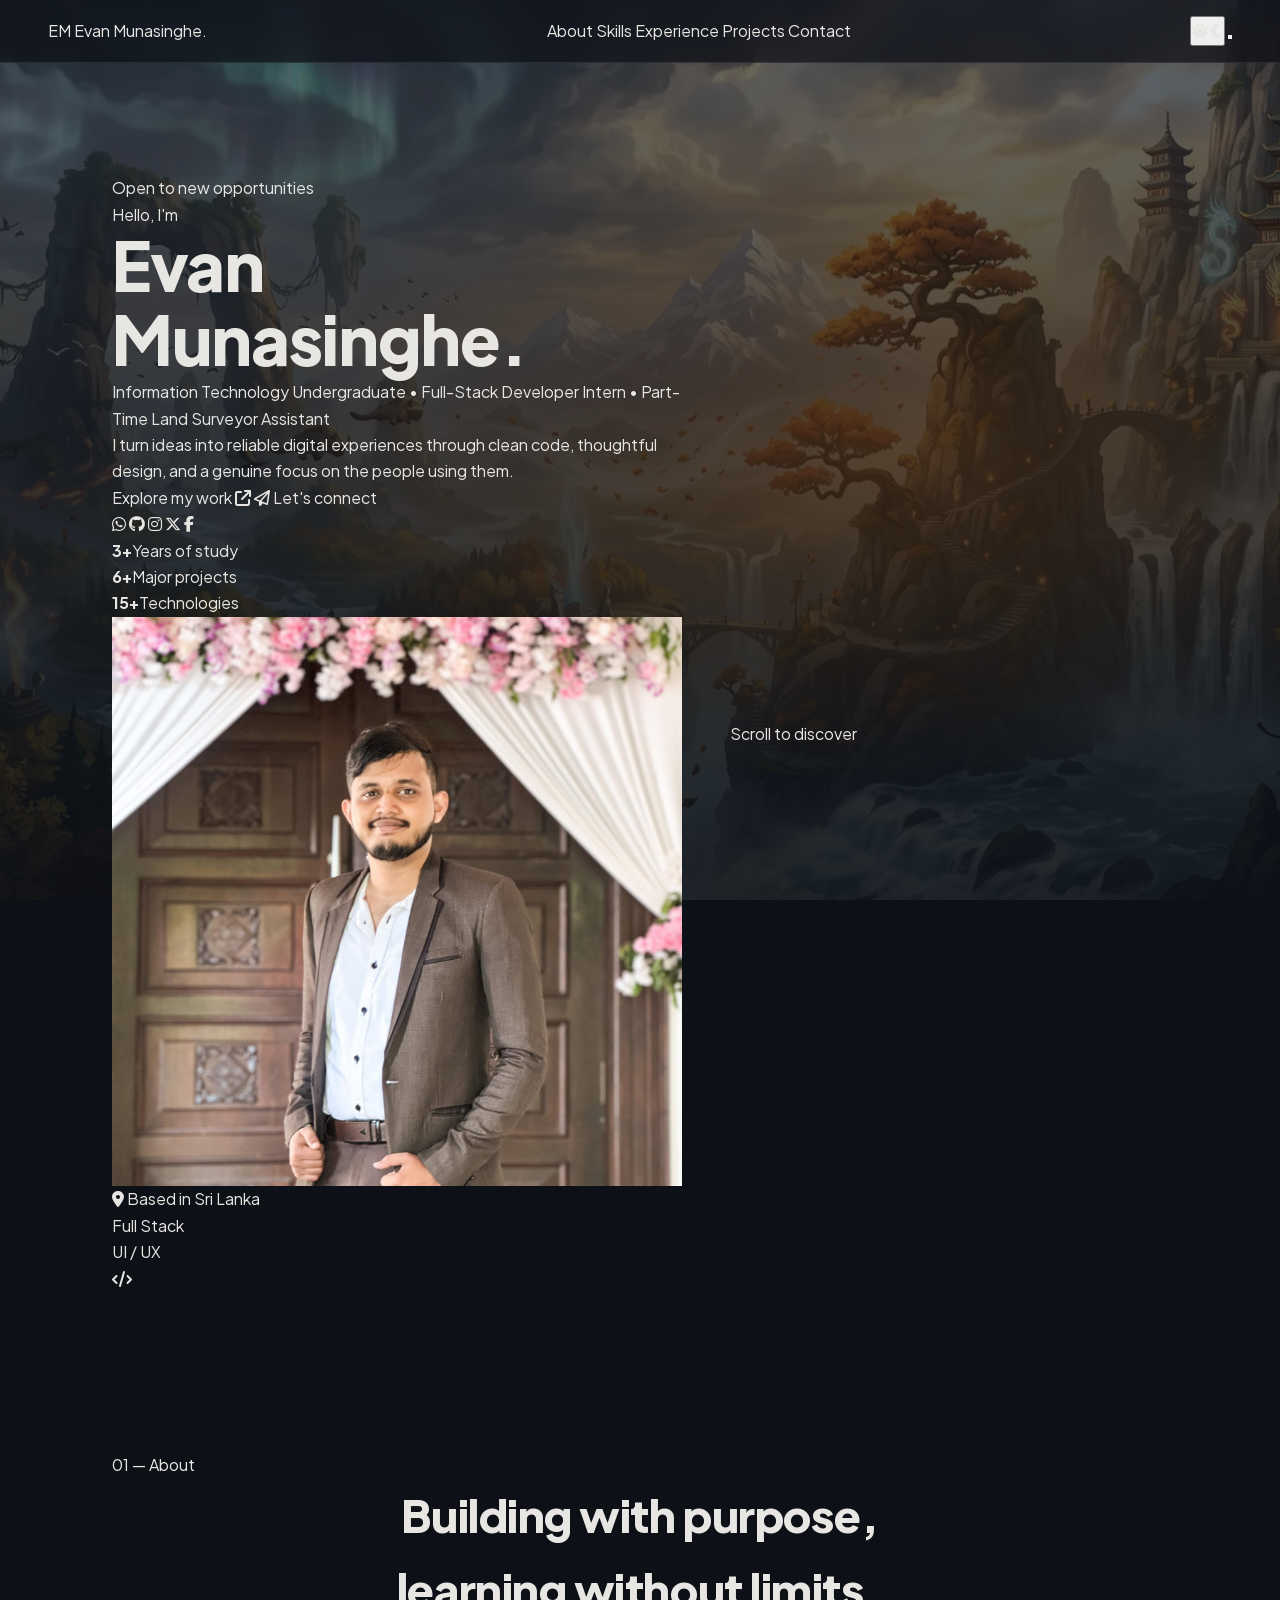
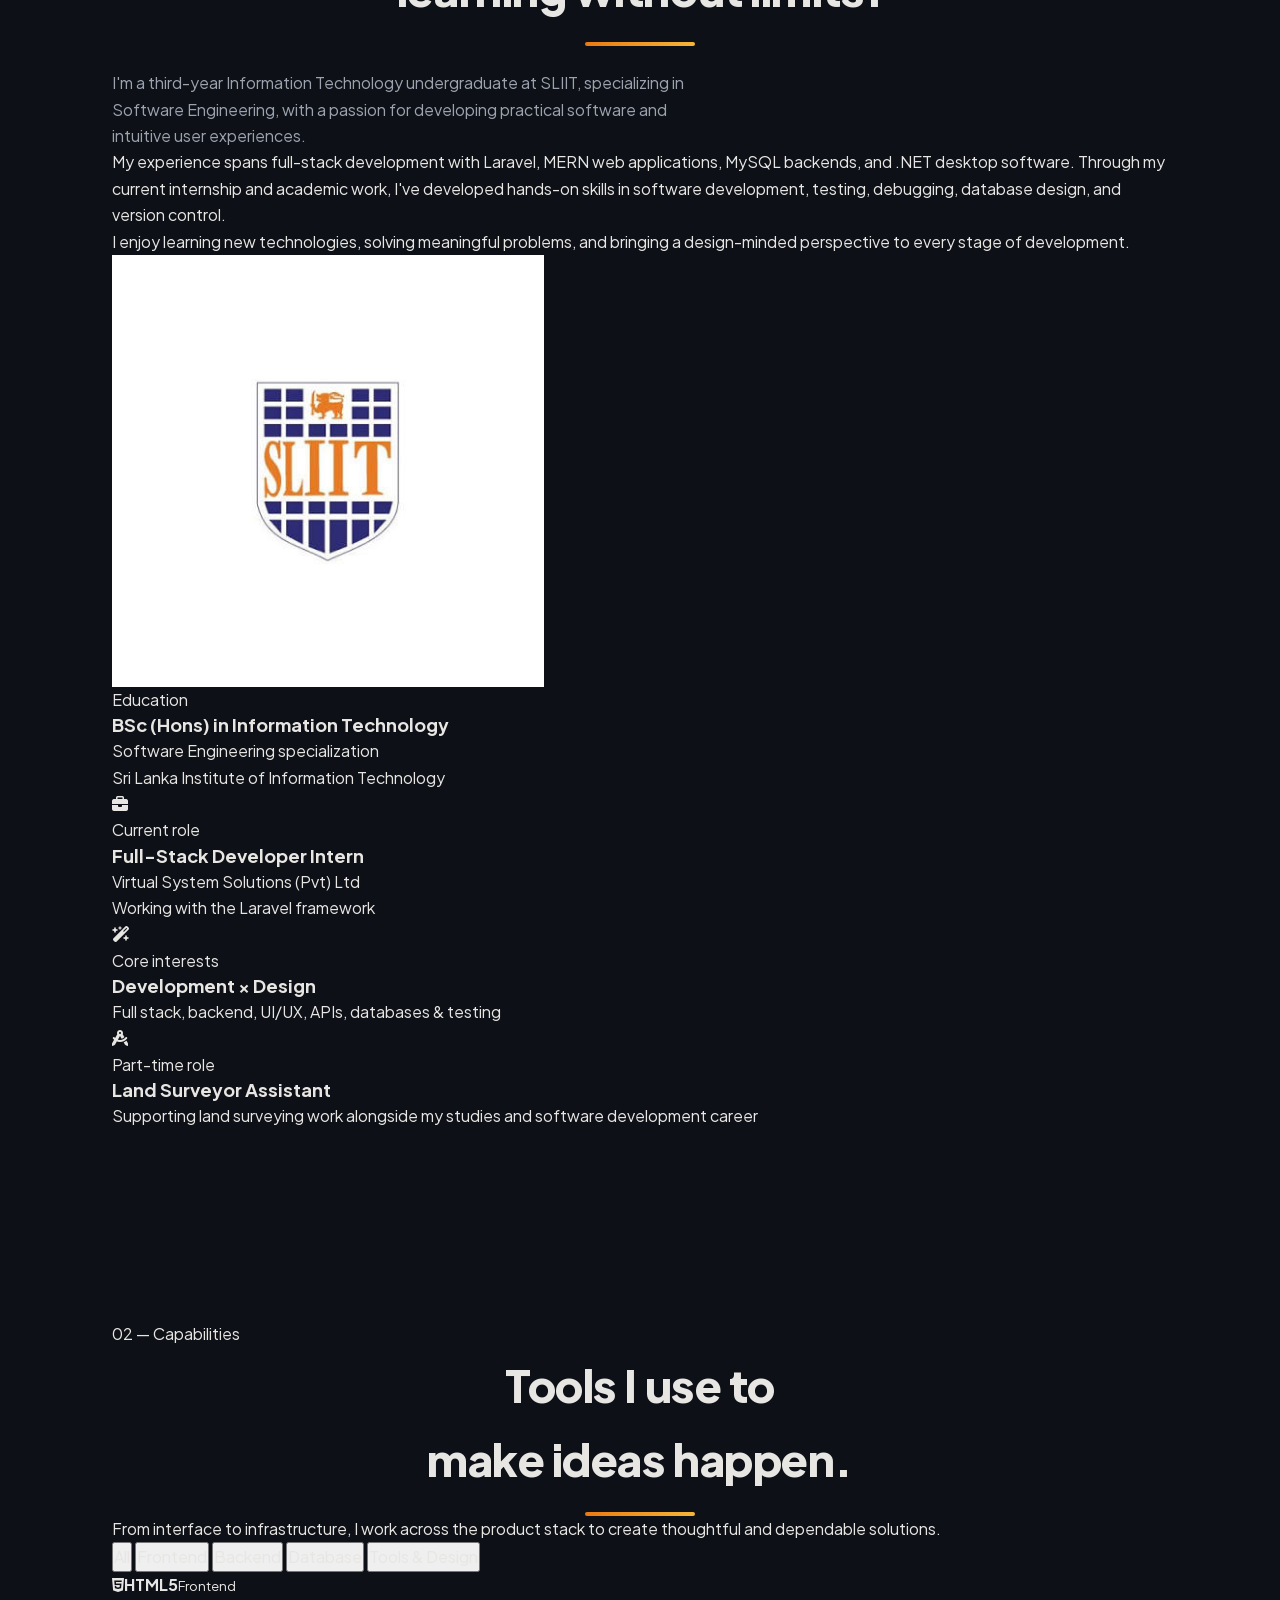
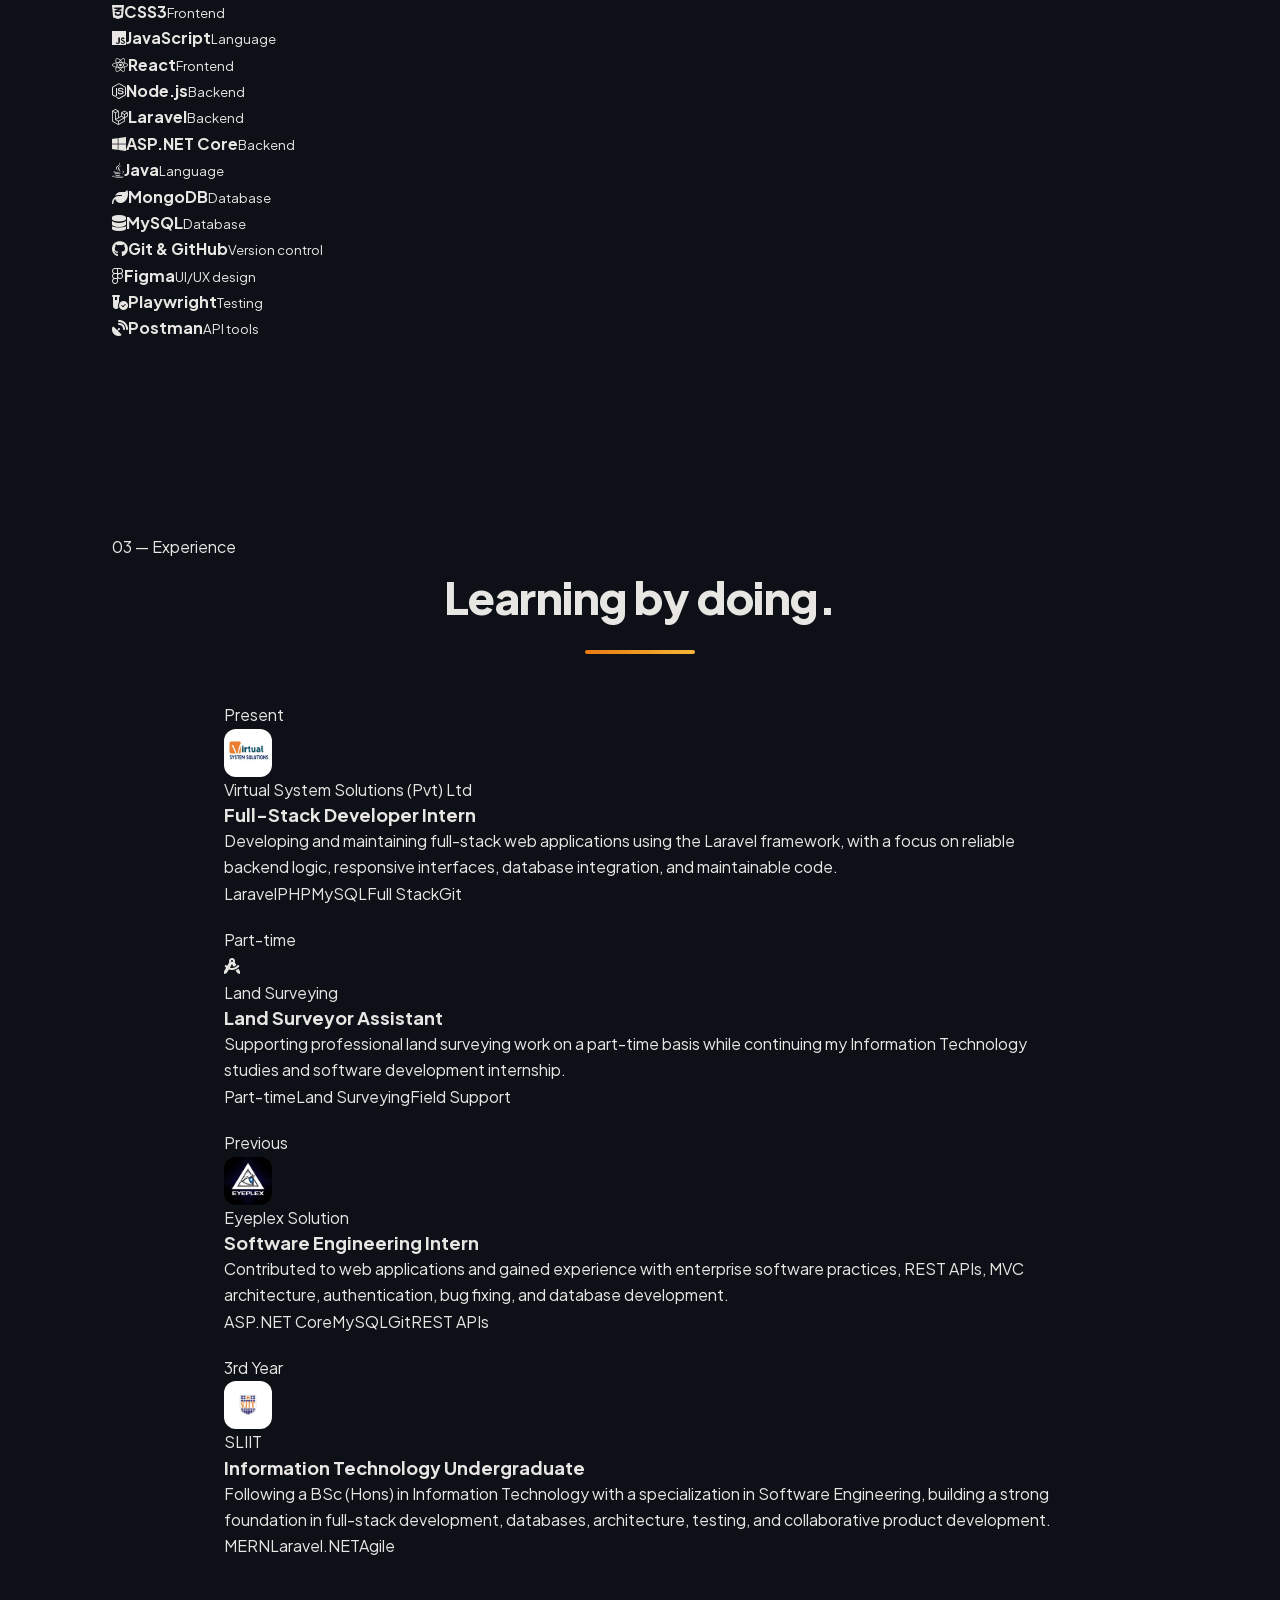
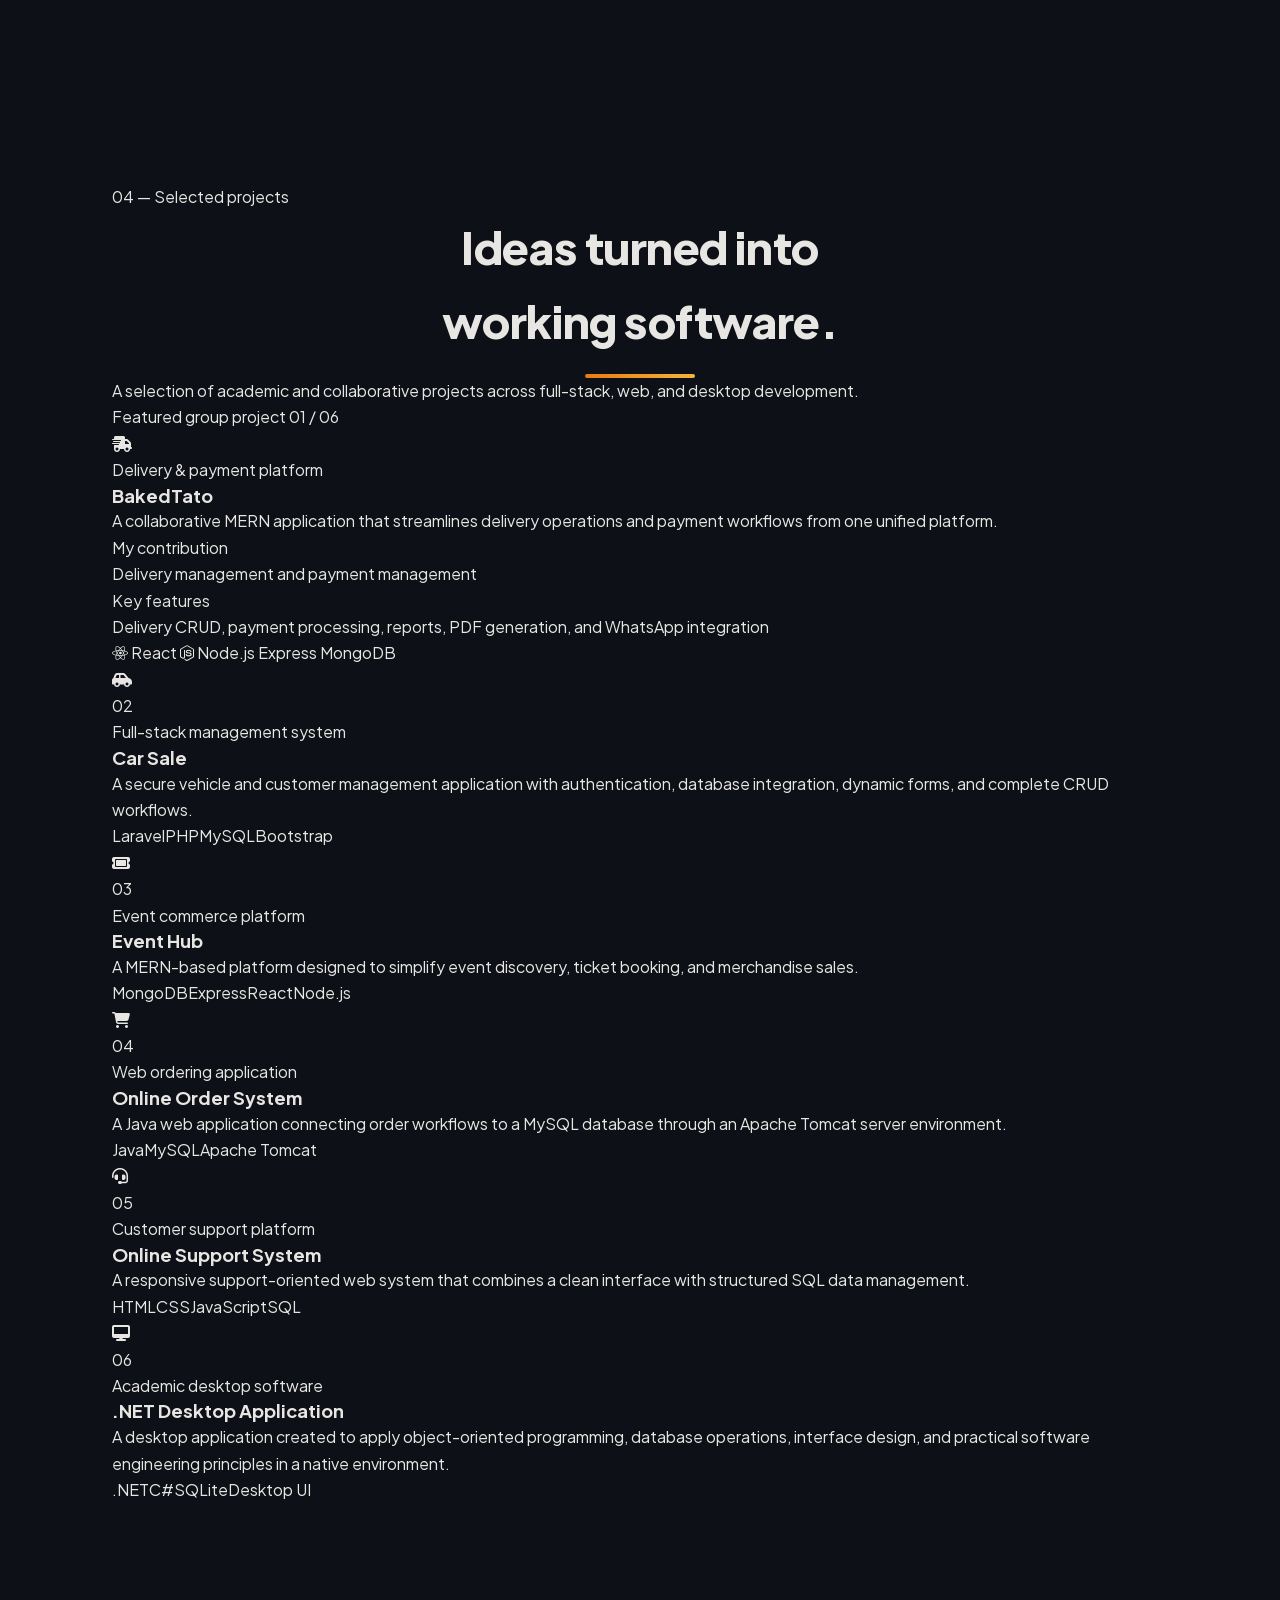
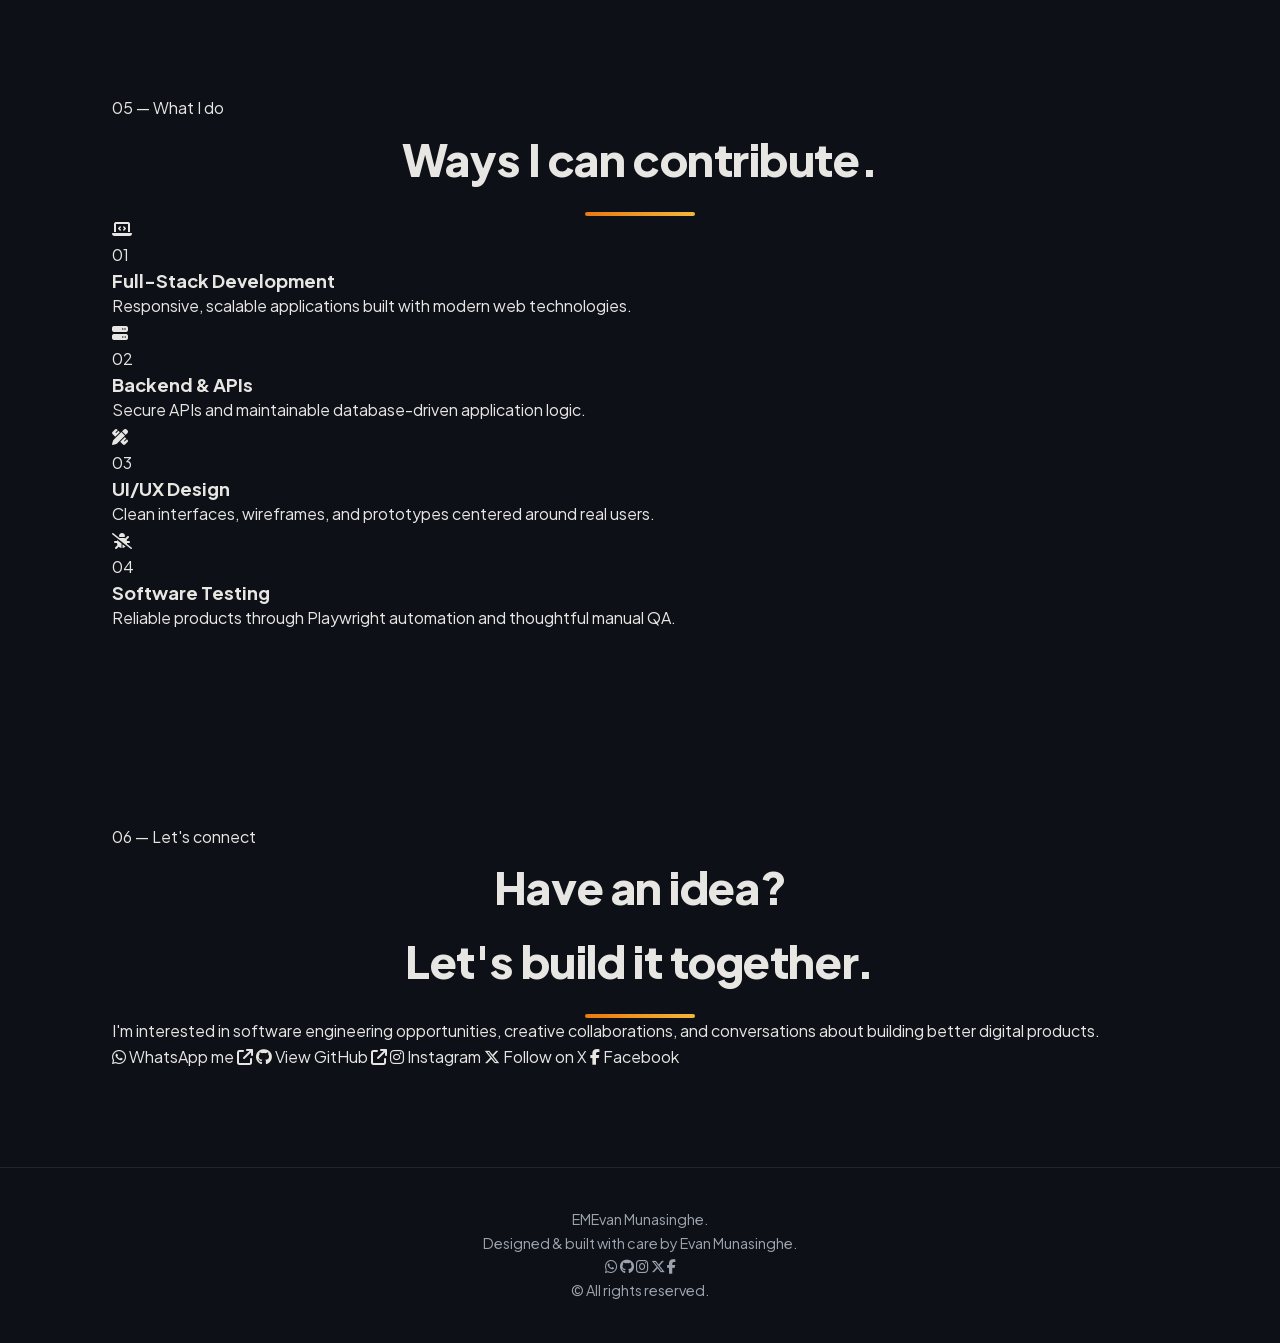
<file: Index.html>
<!DOCTYPE html>
<html lang="en">
<head>
  <meta charset="UTF-8">
  <meta name="viewport" content="width=device-width, initial-scale=1.0">
  <meta name="description" content="Portfolio of Evan Munasinghe, an Information Technology undergraduate at SLIIT, Full-Stack Developer Intern, and part-time Land Surveyor Assistant.">
  <meta name="theme-color" content="#0b1020">
  <title>Evan Munasinghe | Full-Stack Developer Intern</title>
  <link rel="preconnect" href="https://fonts.googleapis.com">
  <link rel="preconnect" href="https://fonts.gstatic.com" crossorigin>
  <link href="https://fonts.googleapis.com/css2?family=DM+Sans:wght@400;500;600;700&amp;family=Manrope:wght@600;700;800&amp;display=swap" rel="stylesheet">
  <link rel="stylesheet" href="https://cdn.jsdelivr.net/npm/@fortawesome/fontawesome-free@6.7.2/css/all.min.css">
  <link rel="stylesheet" href="styles.css">
  <script src="script.js" defer></script>
</head>
<body>
  <a class="skip-link" href="#main-content">Skip to content</a>

  <header class="site-header" id="top">
    <nav class="nav container" aria-label="Primary navigation">
      <a class="brand" href="#top" aria-label="Evan Munasinghe home">
        <span class="brand-mark">EM</span>
        <span class="brand-name">Evan Munasinghe<span>.</span></span>
      </a>

      <div class="nav-links" id="nav-links">
        <a href="#about">About</a>
        <a href="#skills">Skills</a>
        <a href="#experience">Experience</a>
        <a href="#projects">Projects</a>
        <a href="#contact">Contact</a>
      </div>

      <div class="nav-actions">
        <button class="theme-toggle" type="button" aria-label="Switch to light theme" title="Change theme">
          <i class="fa-solid fa-sun sun" aria-hidden="true"></i>
          <i class="fa-solid fa-moon moon" aria-hidden="true"></i>
        </button>
        <button class="menu-toggle" type="button" aria-label="Open navigation" aria-expanded="false" aria-controls="nav-links">
          <span></span><span></span><span></span>
        </button>
      </div>
    </nav>
  </header>

  <main id="main-content">
    <section class="hero">
      <div class="hero-glow hero-glow-one"></div>
      <div class="hero-glow hero-glow-two"></div>
      <div class="container hero-grid">
        <div class="hero-copy reveal">
          <div class="availability"><span></span> Open to new opportunities</div>
          <p class="eyebrow">Hello, I'm</p>
          <h1>Evan<br><span>Munasinghe.</span></h1>
          <p class="hero-role">Information Technology Undergraduate <span>•</span> Full-Stack Developer Intern <span>•</span> Part-Time Land Surveyor Assistant</p>
          <p class="hero-intro">I turn ideas into reliable digital experiences through clean code, thoughtful design, and a genuine focus on the people using them.</p>
          <div class="hero-actions">
            <a class="button button-primary" href="#projects">Explore my work <i class="fa-solid fa-arrow-up-right-from-square" aria-hidden="true"></i></a>
            <a class="button button-secondary" href="#contact"><i class="fa-regular fa-paper-plane" aria-hidden="true"></i> Let's connect</a>
          </div>
          <div class="social-links hero-socials" aria-label="Social profiles">
            <a href="https://wa.me/94714682032" target="_blank" rel="noopener noreferrer" aria-label="Chat with Evan Munasinghe on WhatsApp" title="WhatsApp"><i class="fa-brands fa-whatsapp" aria-hidden="true"></i></a>
            <a href="https://github.com/evanmunasinghe" target="_blank" rel="noopener noreferrer" aria-label="Evan Munasinghe on GitHub" title="GitHub"><i class="fa-brands fa-github" aria-hidden="true"></i></a>
            <a href="https://www.instagram.com/_evanz.____?igsh=cHNicWY4cTRuZnRx&amp;utm_source=qr" target="_blank" rel="noopener noreferrer" aria-label="Evan Munasinghe on Instagram" title="Instagram"><i class="fa-brands fa-instagram" aria-hidden="true"></i></a>
            <a href="https://x.com/evanmunasinghe?s=11" target="_blank" rel="noopener noreferrer" aria-label="Evan Munasinghe on X" title="X"><i class="fa-brands fa-x-twitter" aria-hidden="true"></i></a>
            <a href="https://www.facebook.com/share/1J9ZfUtniU/?mibextid=wwXIfr" target="_blank" rel="noopener noreferrer" aria-label="Evan Munasinghe on Facebook" title="Facebook"><i class="fa-brands fa-facebook-f" aria-hidden="true"></i></a>
          </div>
          <div class="hero-meta">
            <div><strong>3+</strong><span>Years of study</span></div>
            <div><strong>6+</strong><span>Major projects</span></div>
            <div><strong>15+</strong><span>Technologies</span></div>
          </div>
        </div>

        <div class="hero-visual reveal" aria-label="Evan Munasinghe monogram illustration">
          <div class="orbit orbit-one"></div>
          <div class="orbit orbit-two"></div>
          <div class="monogram-card">
            <div class="code-label"><span></span><span></span><span></span></div>
            <img src="assets/evan-munasinghe.jpeg" alt="Evan Munasinghe, Full-Stack Developer Intern" width="1600" height="1600">
            <p><i class="fa-solid fa-location-dot" aria-hidden="true"></i> Based in Sri Lanka</p>
          </div>
          <div class="floating-tag tag-one">Full Stack</div>
          <div class="floating-tag tag-two">UI / UX</div>
          <div class="floating-tag tag-three"><i class="fa-solid fa-code" aria-hidden="true"></i></div>
        </div>
      </div>
      <a class="scroll-cue" href="#about" aria-label="Scroll to about section"><span></span> Scroll to discover</a>
    </section>

    <section class="section about" id="about">
      <div class="container">
        <div class="section-heading reveal">
          <p class="eyebrow">01 — About</p>
          <h2>Building with purpose,<br><span>learning without limits.</span></h2>
        </div>
        <div class="about-grid">
          <div class="about-story reveal">
            <p class="lead">I'm a third-year Information Technology undergraduate at SLIIT, specializing in Software Engineering, with a passion for developing practical software and intuitive user experiences.</p>
            <p>My experience spans full-stack development with Laravel, MERN web applications, MySQL backends, and .NET desktop software. Through my current internship and academic work, I've developed hands-on skills in software development, testing, debugging, database design, and version control.</p>
            <p>I enjoy learning new technologies, solving meaningful problems, and bringing a design-minded perspective to every stage of development.</p>
          </div>
          <div class="about-cards reveal">
            <article class="info-card">
              <span class="card-icon card-logo"><img src="assets/sliit-logo.jpg" alt="SLIIT logo" width="432" height="432" loading="lazy"></span>
              <div>
                <p class="card-label">Education</p>
                <h3>BSc (Hons) in Information Technology</h3>
                <p>Software Engineering specialization<br>Sri Lanka Institute of Information Technology</p>
              </div>
            </article>
            <article class="info-card">
              <span class="card-icon"><i class="fa-solid fa-briefcase" aria-hidden="true"></i></span>
              <div>
                <p class="card-label">Current role</p>
                <h3>Full-Stack Developer Intern</h3>
                <p>Virtual System Solutions (Pvt) Ltd<br>Working with the Laravel framework</p>
              </div>
            </article>
            <article class="info-card">
              <span class="card-icon"><i class="fa-solid fa-wand-magic-sparkles" aria-hidden="true"></i></span>
              <div>
                <p class="card-label">Core interests</p>
                <h3>Development × Design</h3>
                <p>Full stack, backend, UI/UX, APIs, databases &amp; testing</p>
              </div>
            </article>
            <article class="info-card">
              <span class="card-icon"><i class="fa-solid fa-compass-drafting" aria-hidden="true"></i></span>
              <div>
                <p class="card-label">Part-time role</p>
                <h3>Land Surveyor Assistant</h3>
                <p>Supporting land surveying work alongside my studies and software development career</p>
              </div>
            </article>
          </div>
        </div>
      </div>
    </section>

    <section class="section skills" id="skills">
      <div class="container">
        <div class="section-heading section-heading-row reveal">
          <div>
            <p class="eyebrow">02 — Capabilities</p>
            <h2>Tools I use to<br><span>make ideas happen.</span></h2>
          </div>
          <p>From interface to infrastructure, I work across the product stack to create thoughtful and dependable solutions.</p>
        </div>

        <div class="skill-filters reveal" role="group" aria-label="Filter technical skills">
          <button class="skill-filter active" type="button" data-filter="all">All</button>
          <button class="skill-filter" type="button" data-filter="frontend">Frontend</button>
          <button class="skill-filter" type="button" data-filter="backend">Backend</button>
          <button class="skill-filter" type="button" data-filter="database">Database</button>
          <button class="skill-filter" type="button" data-filter="tools">Tools &amp; Design</button>
        </div>

        <div class="skill-grid reveal">
          <div class="skill-item" data-category="frontend"><span class="tech-icon html"><i class="fa-brands fa-html5" aria-hidden="true"></i></span><strong>HTML5</strong><small>Frontend</small></div>
          <div class="skill-item" data-category="frontend"><span class="tech-icon css"><i class="fa-brands fa-css3-alt" aria-hidden="true"></i></span><strong>CSS3</strong><small>Frontend</small></div>
          <div class="skill-item" data-category="frontend"><span class="tech-icon js"><i class="fa-brands fa-js" aria-hidden="true"></i></span><strong>JavaScript</strong><small>Language</small></div>
          <div class="skill-item" data-category="frontend"><span class="tech-icon react"><i class="fa-brands fa-react" aria-hidden="true"></i></span><strong>React</strong><small>Frontend</small></div>
          <div class="skill-item" data-category="backend"><span class="tech-icon node"><i class="fa-brands fa-node-js" aria-hidden="true"></i></span><strong>Node.js</strong><small>Backend</small></div>
          <div class="skill-item" data-category="backend"><span class="tech-icon php"><i class="fa-brands fa-laravel" aria-hidden="true"></i></span><strong>Laravel</strong><small>Backend</small></div>
          <div class="skill-item" data-category="backend"><span class="tech-icon dotnet"><i class="fa-brands fa-windows" aria-hidden="true"></i></span><strong>ASP.NET Core</strong><small>Backend</small></div>
          <div class="skill-item" data-category="backend"><span class="tech-icon java"><i class="fa-brands fa-java" aria-hidden="true"></i></span><strong>Java</strong><small>Language</small></div>
          <div class="skill-item" data-category="database"><span class="tech-icon mongo"><i class="fa-solid fa-leaf" aria-hidden="true"></i></span><strong>MongoDB</strong><small>Database</small></div>
          <div class="skill-item" data-category="database"><span class="tech-icon mysql"><i class="fa-solid fa-database" aria-hidden="true"></i></span><strong>MySQL</strong><small>Database</small></div>
          <div class="skill-item" data-category="tools"><span class="tech-icon git"><i class="fa-brands fa-github" aria-hidden="true"></i></span><strong>Git &amp; GitHub</strong><small>Version control</small></div>
          <div class="skill-item" data-category="tools"><span class="tech-icon figma"><i class="fa-brands fa-figma" aria-hidden="true"></i></span><strong>Figma</strong><small>UI/UX design</small></div>
          <div class="skill-item" data-category="tools"><span class="tech-icon test"><i class="fa-solid fa-vial-circle-check" aria-hidden="true"></i></span><strong>Playwright</strong><small>Testing</small></div>
          <div class="skill-item" data-category="tools"><span class="tech-icon postman"><i class="fa-solid fa-satellite-dish" aria-hidden="true"></i></span><strong>Postman</strong><small>API tools</small></div>
        </div>
      </div>
    </section>

    <section class="section experience" id="experience">
      <div class="container">
        <div class="section-heading reveal">
          <p class="eyebrow">03 — Experience</p>
          <h2>Learning by <span>doing.</span></h2>
        </div>
        <div class="timeline">
          <article class="timeline-item reveal">
            <div class="timeline-marker"></div>
            <div class="timeline-date">Present</div>
            <div class="timeline-content">
              <div class="experience-heading">
                <img class="company-logo" src="assets/virtual-system-solutions-logo.jpeg" alt="Virtual System Solutions logo" width="262" height="262" loading="lazy">
                <div>
                  <p class="card-label">Virtual System Solutions (Pvt) Ltd</p>
                  <h3>Full-Stack Developer Intern</h3>
                </div>
              </div>
              <p>Developing and maintaining full-stack web applications using the Laravel framework, with a focus on reliable backend logic, responsive interfaces, database integration, and maintainable code.</p>
              <div class="tag-list"><span>Laravel</span><span>PHP</span><span>MySQL</span><span>Full Stack</span><span>Git</span></div>
            </div>
          </article>
          <article class="timeline-item reveal">
            <div class="timeline-marker"></div>
            <div class="timeline-date">Part-time</div>
            <div class="timeline-content">
              <div class="experience-heading">
                <span class="company-logo role-icon"><i class="fa-solid fa-compass-drafting" aria-hidden="true"></i></span>
                <div>
                  <p class="card-label">Land Surveying</p>
                  <h3>Land Surveyor Assistant</h3>
                </div>
              </div>
              <p>Supporting professional land surveying work on a part-time basis while continuing my Information Technology studies and software development internship.</p>
              <div class="tag-list"><span>Part-time</span><span>Land Surveying</span><span>Field Support</span></div>
            </div>
          </article>
          <article class="timeline-item reveal">
            <div class="timeline-marker"></div>
            <div class="timeline-date">Previous</div>
            <div class="timeline-content">
              <div class="experience-heading">
                <img class="company-logo company-logo-dark" src="assets/eyeplex-logo.jpeg" alt="Eyeplex logo" width="1000" height="1000" loading="lazy">
                <div>
                  <p class="card-label">Eyeplex Solution</p>
                  <h3>Software Engineering Intern</h3>
                </div>
              </div>
              <p>Contributed to web applications and gained experience with enterprise software practices, REST APIs, MVC architecture, authentication, bug fixing, and database development.</p>
              <div class="tag-list"><span>ASP.NET Core</span><span>MySQL</span><span>Git</span><span>REST APIs</span></div>
            </div>
          </article>
          <article class="timeline-item reveal">
            <div class="timeline-marker"></div>
            <div class="timeline-date">3rd Year</div>
            <div class="timeline-content">
              <div class="experience-heading">
                <img class="company-logo" src="assets/sliit-logo.jpg" alt="SLIIT logo" width="432" height="432" loading="lazy">
                <div>
                  <p class="card-label">SLIIT</p>
                  <h3>Information Technology Undergraduate</h3>
                </div>
              </div>
              <p>Following a BSc (Hons) in Information Technology with a specialization in Software Engineering, building a strong foundation in full-stack development, databases, architecture, testing, and collaborative product development.</p>
              <div class="tag-list"><span>MERN</span><span>Laravel</span><span>.NET</span><span>Agile</span></div>
            </div>
          </article>
        </div>
      </div>
    </section>

    <section class="section projects" id="projects">
      <div class="container">
        <div class="section-heading section-heading-row reveal">
          <div>
            <p class="eyebrow">04 — Selected projects</p>
            <h2>Ideas turned into<br><span>working software.</span></h2>
          </div>
          <p>A selection of academic and collaborative projects across full-stack, web, and desktop development.</p>
        </div>

        <div class="project-showcase">
          <article class="case-study case-study-featured reveal">
            <div class="case-visual case-visual-baked">
              <div class="case-visual-top">
                <span>Featured group project</span>
                <span>01 / 06</span>
              </div>
              <div class="case-icon"><i class="fa-solid fa-truck-fast" aria-hidden="true"></i></div>
              <div class="case-interface" aria-hidden="true">
                <div class="interface-nav"><i></i><i></i><i></i></div>
                <div class="interface-content">
                  <span></span>
                  <div><i></i><i></i><i></i></div>
                  <b></b>
                </div>
              </div>
            </div>
            <div class="case-content">
              <div>
                <p class="project-kicker">Delivery &amp; payment platform</p>
                <h3>BakedTato</h3>
                <p class="case-description">A collaborative MERN application that streamlines delivery operations and payment workflows from one unified platform.</p>
              </div>
              <div class="case-details">
                <div>
                  <span>My contribution</span>
                  <p>Delivery management and payment management</p>
                </div>
                <div>
                  <span>Key features</span>
                  <p>Delivery CRUD, payment processing, reports, PDF generation, and WhatsApp integration</p>
                </div>
              </div>
              <div class="project-stack">
                <span><i class="fa-brands fa-react" aria-hidden="true"></i> React</span>
                <span><i class="fa-brands fa-node-js" aria-hidden="true"></i> Node.js</span>
                <span>Express</span>
                <span>MongoDB</span>
              </div>
            </div>
          </article>

          <div class="project-cards">
            <article class="project-tile reveal">
              <div class="project-tile-head">
                <div class="project-symbol symbol-orange"><i class="fa-solid fa-car-side" aria-hidden="true"></i></div>
                <span class="project-index">02</span>
              </div>
              <div class="project-tile-body">
                <p class="project-kicker">Full-stack management system</p>
                <h3>Car Sale</h3>
                <p>A secure vehicle and customer management application with authentication, database integration, dynamic forms, and complete CRUD workflows.</p>
              </div>
              <div class="project-stack">
                <span>Laravel</span><span>PHP</span><span>MySQL</span><span>Bootstrap</span>
              </div>
            </article>

            <article class="project-tile reveal">
              <div class="project-tile-head">
                <div class="project-symbol symbol-purple"><i class="fa-solid fa-ticket" aria-hidden="true"></i></div>
                <span class="project-index">03</span>
              </div>
              <div class="project-tile-body">
                <p class="project-kicker">Event commerce platform</p>
                <h3>Event Hub</h3>
                <p>A MERN-based platform designed to simplify event discovery, ticket booking, and merchandise sales.</p>
              </div>
              <div class="project-stack">
                <span>MongoDB</span><span>Express</span><span>React</span><span>Node.js</span>
              </div>
            </article>

            <article class="project-tile reveal">
              <div class="project-tile-head">
                <div class="project-symbol symbol-blue"><i class="fa-solid fa-cart-shopping" aria-hidden="true"></i></div>
                <span class="project-index">04</span>
              </div>
              <div class="project-tile-body">
                <p class="project-kicker">Web ordering application</p>
                <h3>Online Order System</h3>
                <p>A Java web application connecting order workflows to a MySQL database through an Apache Tomcat server environment.</p>
              </div>
              <div class="project-stack">
                <span>Java</span><span>MySQL</span><span>Apache Tomcat</span>
              </div>
            </article>

            <article class="project-tile reveal">
              <div class="project-tile-head">
                <div class="project-symbol symbol-green"><i class="fa-solid fa-headset" aria-hidden="true"></i></div>
                <span class="project-index">05</span>
              </div>
              <div class="project-tile-body">
                <p class="project-kicker">Customer support platform</p>
                <h3>Online Support System</h3>
                <p>A responsive support-oriented web system that combines a clean interface with structured SQL data management.</p>
              </div>
              <div class="project-stack">
                <span>HTML</span><span>CSS</span><span>JavaScript</span><span>SQL</span>
              </div>
            </article>

            <article class="project-tile project-tile-wide reveal">
              <div class="project-tile-head">
                <div class="project-symbol symbol-cyan"><i class="fa-solid fa-desktop" aria-hidden="true"></i></div>
                <span class="project-index">06</span>
              </div>
              <div class="project-tile-body">
                <p class="project-kicker">Academic desktop software</p>
                <h3>.NET Desktop Application</h3>
                <p>A desktop application created to apply object-oriented programming, database operations, interface design, and practical software engineering principles in a native environment.</p>
              </div>
              <div class="project-stack">
                <span>.NET</span><span>C#</span><span>SQLite</span><span>Desktop UI</span>
              </div>
            </article>
          </div>
        </div>
      </div>
    </section>

    <section class="section services" id="services">
      <div class="container">
        <div class="section-heading reveal">
          <p class="eyebrow">05 — What I do</p>
          <h2>Ways I can <span>contribute.</span></h2>
        </div>
        <div class="service-grid">
          <article class="service-card reveal"><div class="service-icon"><i class="fa-solid fa-laptop-code" aria-hidden="true"></i></div><span>01</span><h3>Full-Stack Development</h3><p>Responsive, scalable applications built with modern web technologies.</p></article>
          <article class="service-card reveal"><div class="service-icon"><i class="fa-solid fa-server" aria-hidden="true"></i></div><span>02</span><h3>Backend &amp; APIs</h3><p>Secure APIs and maintainable database-driven application logic.</p></article>
          <article class="service-card reveal"><div class="service-icon"><i class="fa-solid fa-pen-ruler" aria-hidden="true"></i></div><span>03</span><h3>UI/UX Design</h3><p>Clean interfaces, wireframes, and prototypes centered around real users.</p></article>
          <article class="service-card reveal"><div class="service-icon"><i class="fa-solid fa-bug-slash" aria-hidden="true"></i></div><span>04</span><h3>Software Testing</h3><p>Reliable products through Playwright automation and thoughtful manual QA.</p></article>
        </div>
      </div>
    </section>

    <section class="section contact" id="contact">
      <div class="container contact-inner reveal">
        <p class="eyebrow">06 — Let's connect</p>
        <h2>Have an idea?<br><span>Let's build it together.</span></h2>
        <p>I'm interested in software engineering opportunities, creative collaborations, and conversations about building better digital products.</p>
        <div class="contact-actions">
          <a class="button button-primary" href="https://wa.me/94714682032" target="_blank" rel="noopener noreferrer"><i class="fa-brands fa-whatsapp" aria-hidden="true"></i> WhatsApp me <i class="fa-solid fa-arrow-up-right-from-square" aria-hidden="true"></i></a>
          <a class="button button-secondary" href="https://github.com/evanmunasinghe" target="_blank" rel="noopener noreferrer"><i class="fa-brands fa-github" aria-hidden="true"></i> View GitHub <i class="fa-solid fa-arrow-up-right-from-square" aria-hidden="true"></i></a>
          <a class="button button-secondary" href="https://www.instagram.com/_evanz.____?igsh=cHNicWY4cTRuZnRx&amp;utm_source=qr" target="_blank" rel="noopener noreferrer"><i class="fa-brands fa-instagram" aria-hidden="true"></i> Instagram</a>
          <a class="button button-secondary" href="https://x.com/evanmunasinghe?s=11" target="_blank" rel="noopener noreferrer"><i class="fa-brands fa-x-twitter" aria-hidden="true"></i> Follow on X</a>
          <a class="button button-secondary" href="https://www.facebook.com/share/1J9ZfUtniU/?mibextid=wwXIfr" target="_blank" rel="noopener noreferrer"><i class="fa-brands fa-facebook-f" aria-hidden="true"></i> Facebook</a>
        </div>
      </div>
    </section>
  </main>

  <footer>
    <div class="container footer-inner">
      <a class="brand" href="#top"><span class="brand-mark">EM</span><span class="brand-name">Evan Munasinghe<span>.</span></span></a>
      <p>Designed &amp; built with care by Evan Munasinghe.</p>
      <div class="footer-socials social-links" aria-label="Social profiles">
        <a href="https://wa.me/94714682032" target="_blank" rel="noopener noreferrer" aria-label="WhatsApp"><i class="fa-brands fa-whatsapp" aria-hidden="true"></i></a>
        <a href="https://github.com/evanmunasinghe" target="_blank" rel="noopener noreferrer" aria-label="GitHub"><i class="fa-brands fa-github" aria-hidden="true"></i></a>
        <a href="https://www.instagram.com/_evanz.____?igsh=cHNicWY4cTRuZnRx&amp;utm_source=qr" target="_blank" rel="noopener noreferrer" aria-label="Instagram"><i class="fa-brands fa-instagram" aria-hidden="true"></i></a>
        <a href="https://x.com/evanmunasinghe?s=11" target="_blank" rel="noopener noreferrer" aria-label="X"><i class="fa-brands fa-x-twitter" aria-hidden="true"></i></a>
        <a href="https://www.facebook.com/share/1J9ZfUtniU/?mibextid=wwXIfr" target="_blank" rel="noopener noreferrer" aria-label="Facebook"><i class="fa-brands fa-facebook-f" aria-hidden="true"></i></a>
      </div>
      <p>© <span id="current-year"></span> All rights reserved.</p>
    </div>
  </footer>
</body>
</html>
</file>
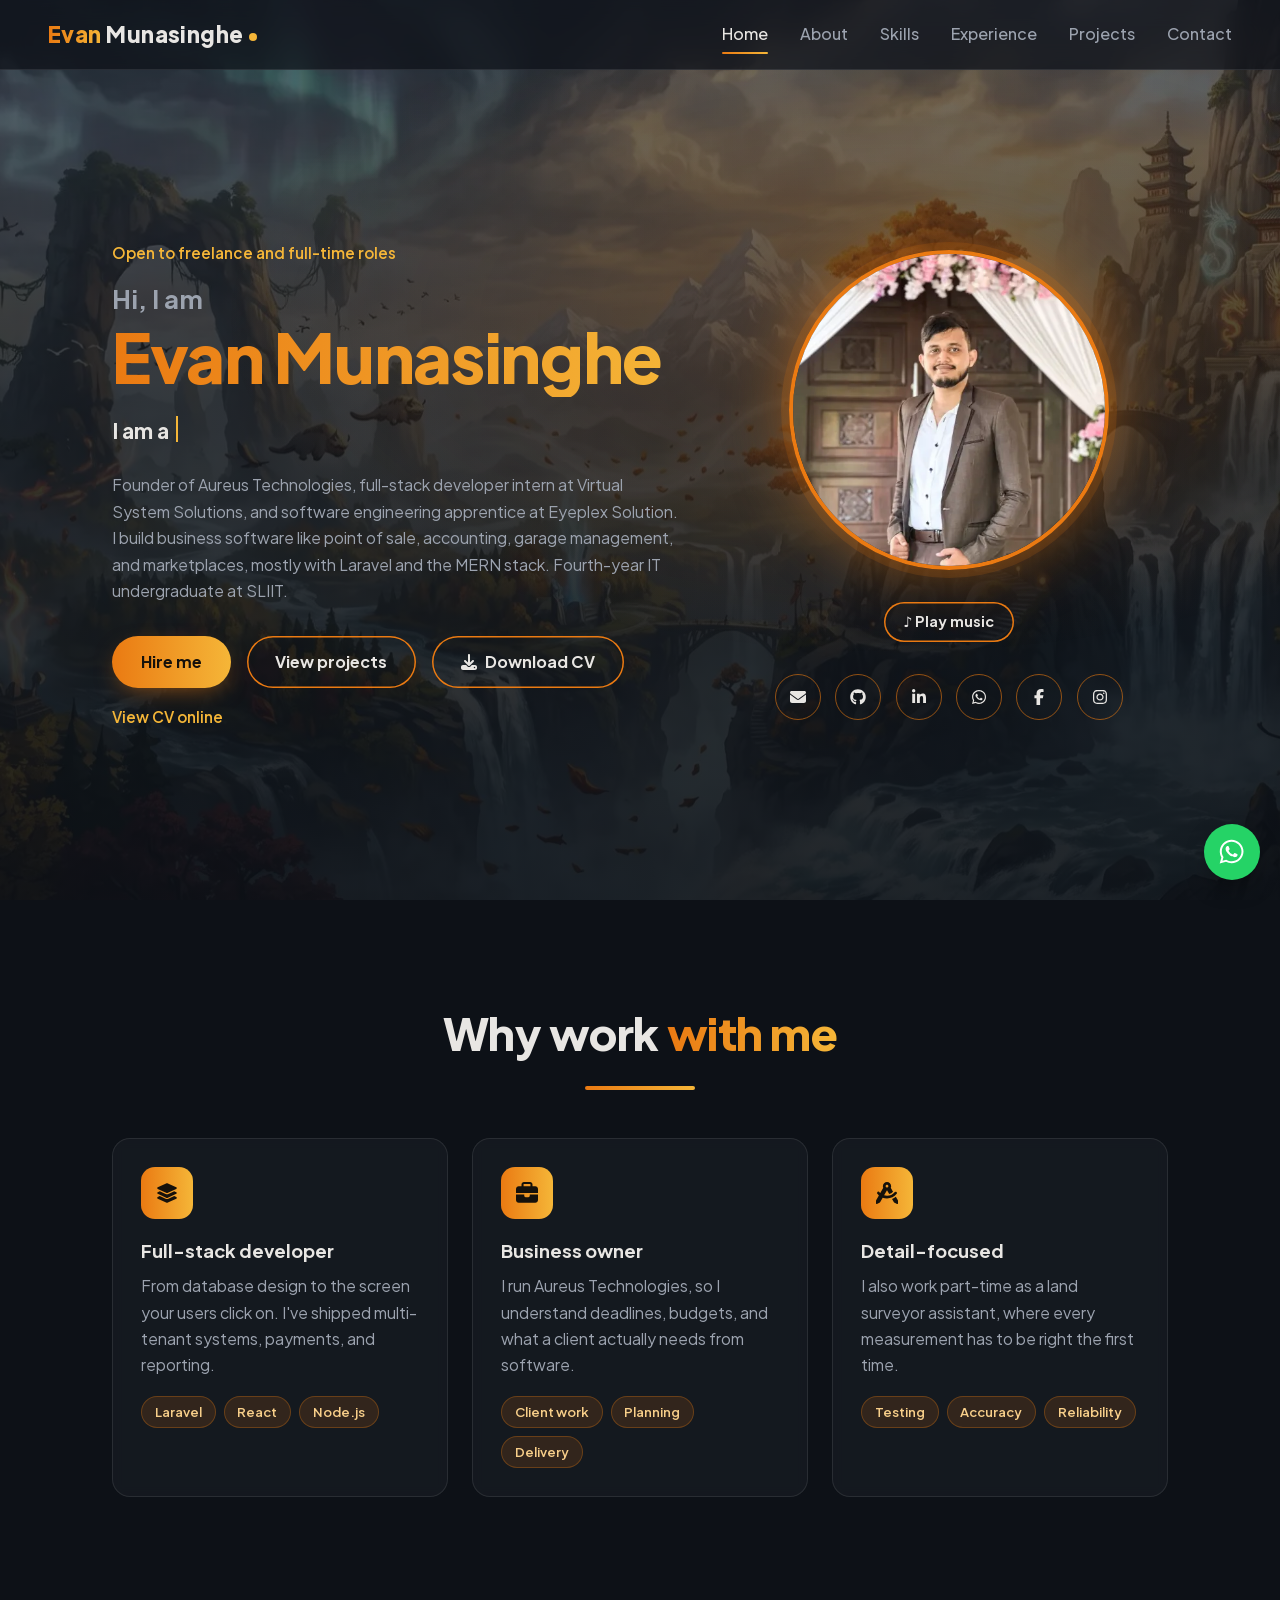
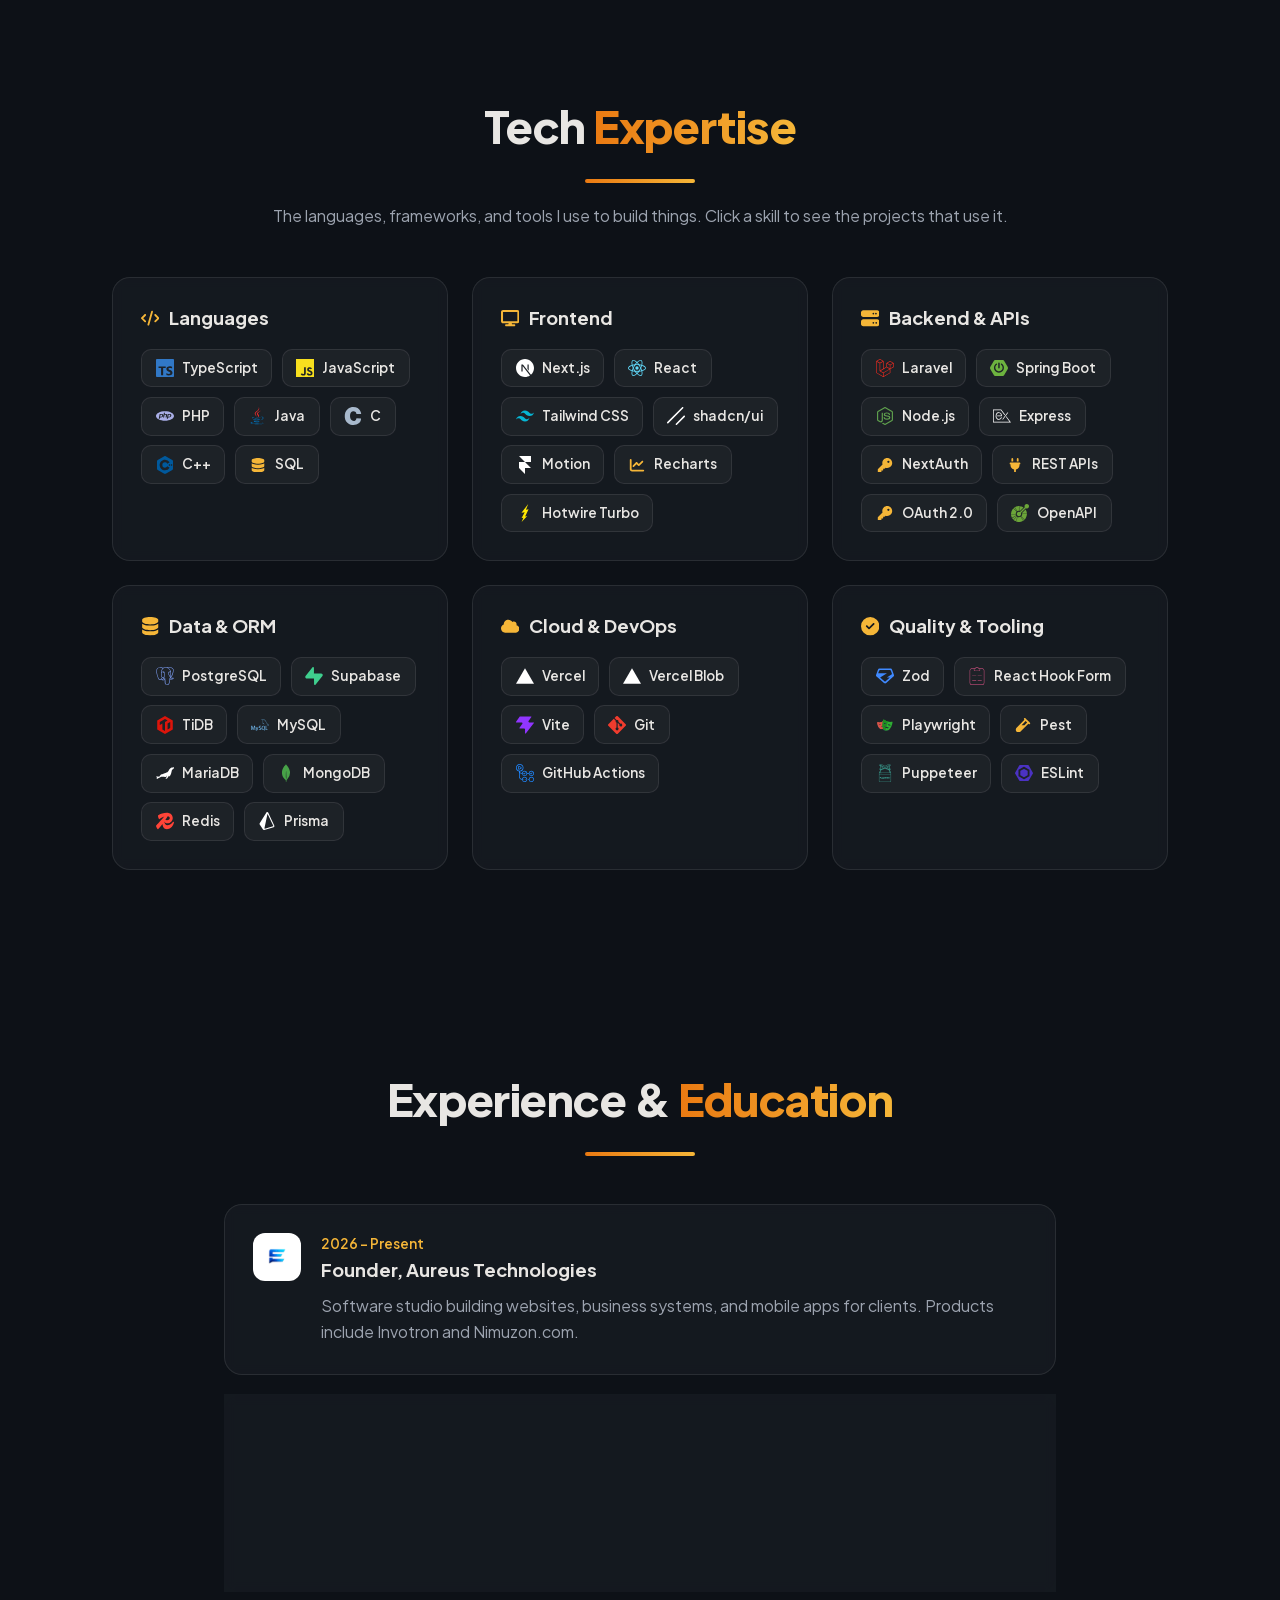
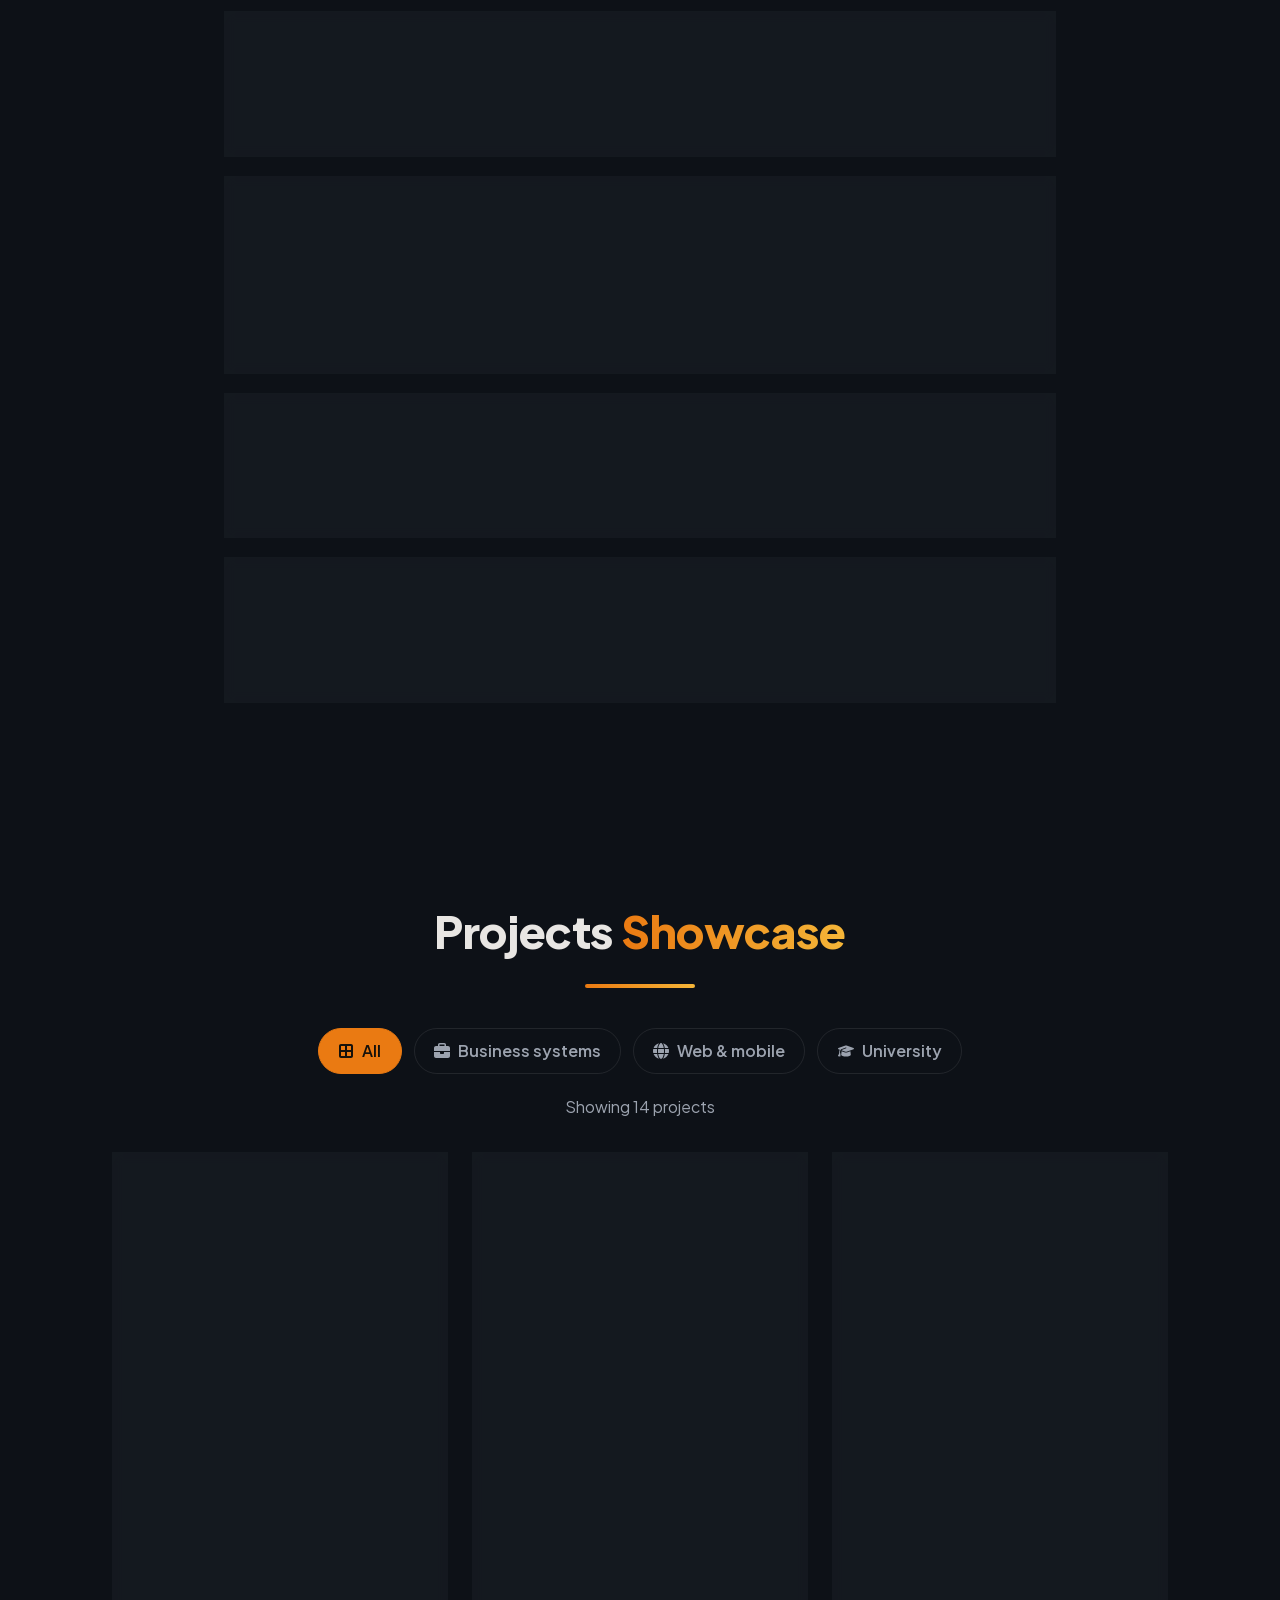
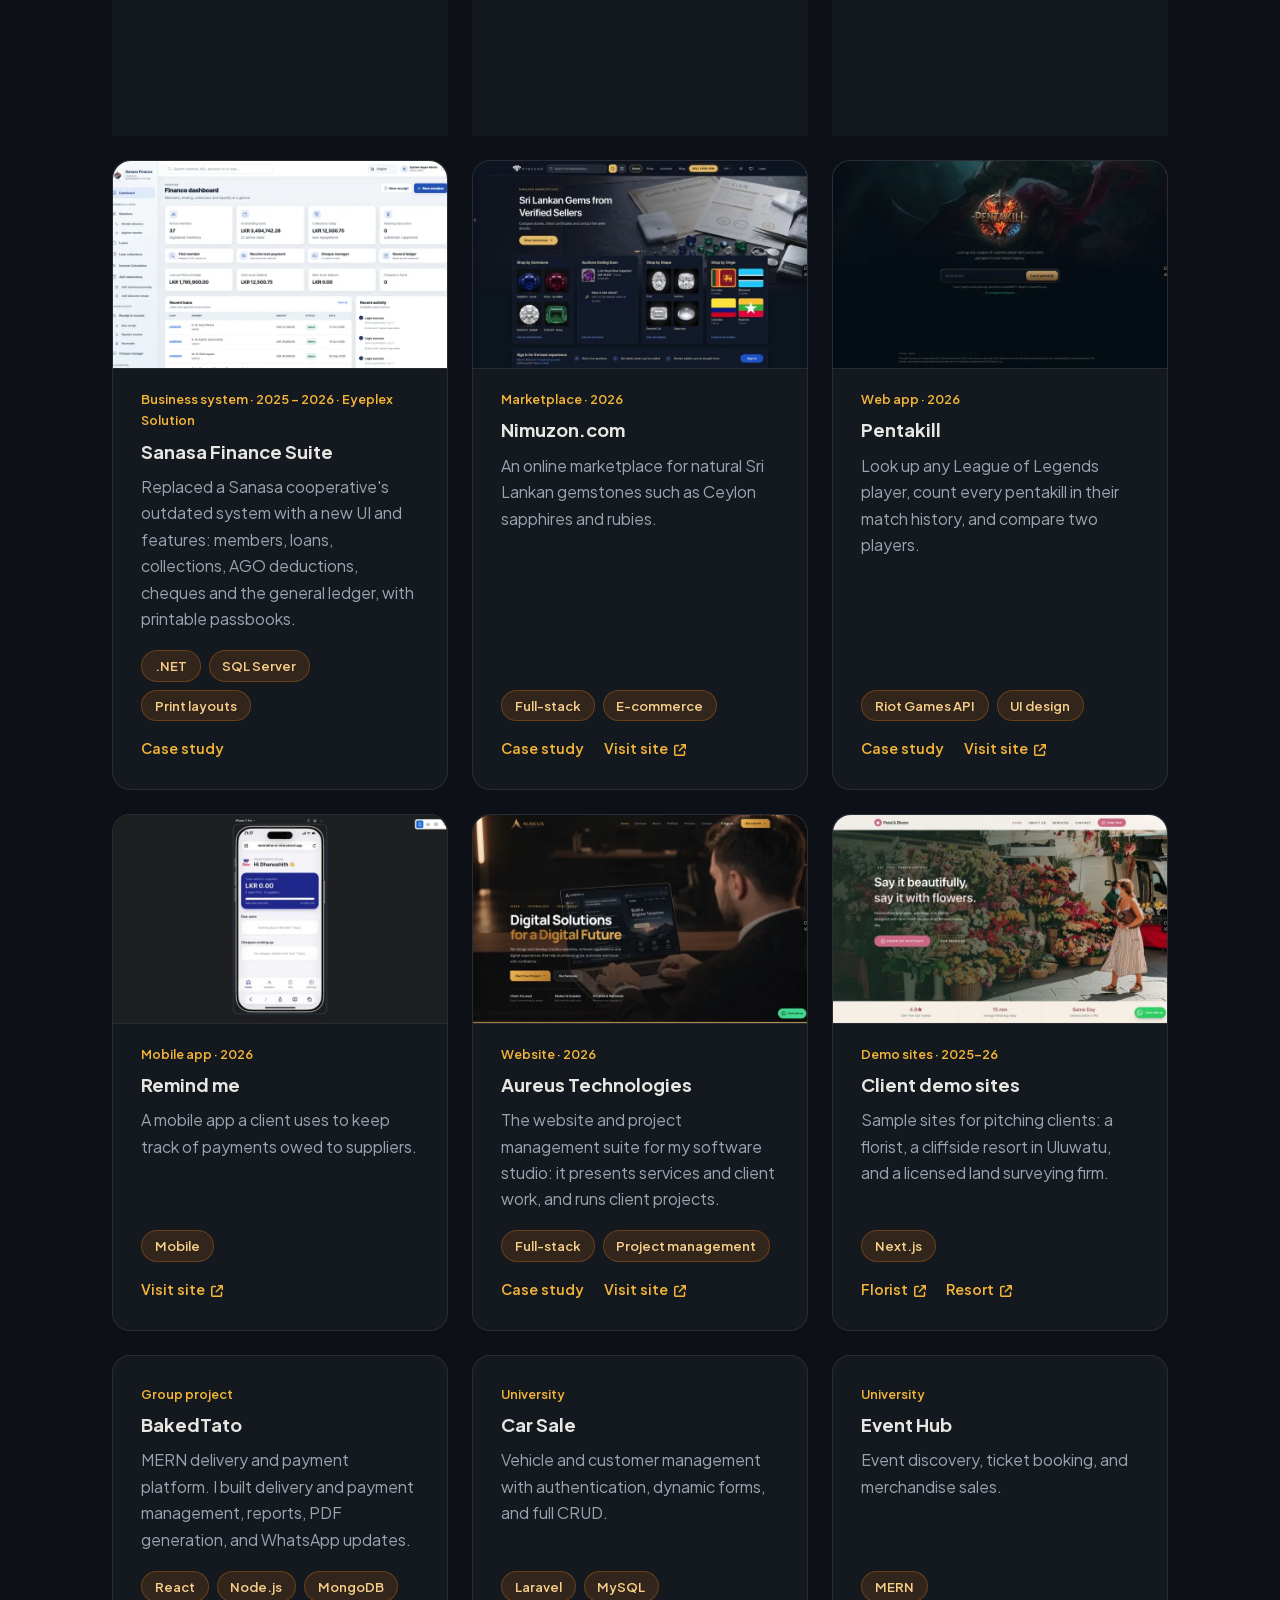
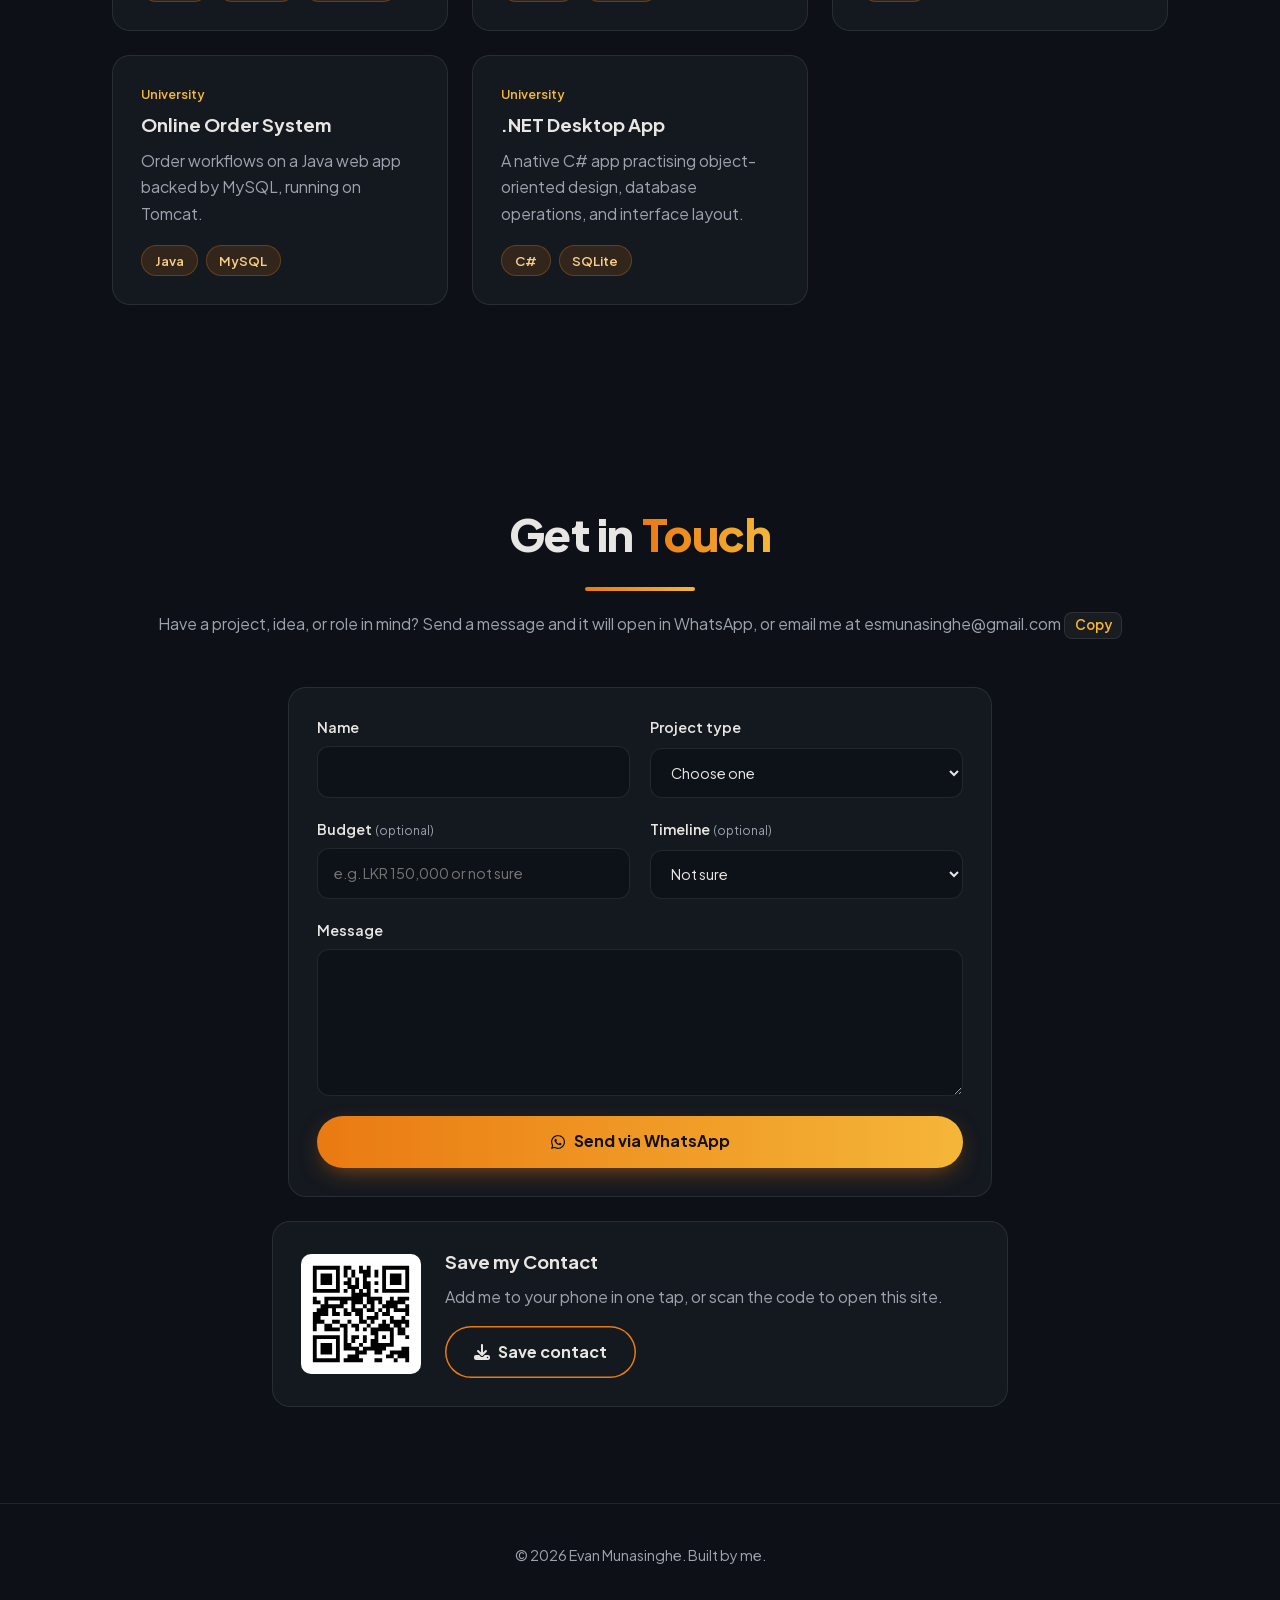
<file: index.html>
<!DOCTYPE html>
<html lang="en">
<head>
  <meta charset="UTF-8">
  <meta name="viewport" content="width=device-width, initial-scale=1.0">
  <meta name="description" content="Evan Munasinghe is a Sri Lankan full-stack developer and founder of Aureus Technologies, building POS, accounting and business software with Laravel, React and Next.js.">
  <meta name="author" content="Evan Munasinghe">
  <meta name="robots" content="index, follow, max-image-preview:large">
  <meta name="theme-color" content="#0D1117">
  <title>Evan Munasinghe | Full-Stack Developer, Sri Lanka</title>
  <link rel="canonical" href="https://evanmunasinghe.dev/">
  <link rel="sitemap" type="application/xml" href="/sitemap.xml">
  <meta property="og:type" content="profile">
  <meta property="og:site_name" content="Evan Munasinghe">
  <meta property="og:url" content="https://evanmunasinghe.dev/">
  <meta property="og:title" content="Evan Munasinghe | Full-Stack Developer, Sri Lanka">
  <meta property="og:description" content="Evan Munasinghe is a Sri Lankan full-stack developer and founder of Aureus Technologies, building POS, accounting and business software with Laravel, React and Next.js.">
  <meta property="og:image" content="https://evanmunasinghe.dev/assets/og.jpg">
  <meta property="og:image:width" content="1200">
  <meta property="og:image:height" content="630">
  <meta property="og:image:alt" content="Evan Munasinghe, Full-Stack Developer">
  <meta property="profile:first_name" content="Evan">
  <meta property="profile:last_name" content="Munasinghe">
  <meta name="twitter:card" content="summary_large_image">
  <script type="application/ld+json">{"@context": "https://schema.org", "@graph": [{"@type": "WebSite", "@id": "https://evanmunasinghe.dev/#website", "url": "https://evanmunasinghe.dev/", "name": "Evan Munasinghe", "inLanguage": "en"}, {"@type": "ProfilePage", "@id": "https://evanmunasinghe.dev/#page", "url": "https://evanmunasinghe.dev/", "isPartOf": {"@id": "https://evanmunasinghe.dev/#website"}, "mainEntity": {"@id": "https://evanmunasinghe.dev/#person"}}, {"@type": "Person", "@id": "https://evanmunasinghe.dev/#person", "name": "Evan Munasinghe", "url": "https://evanmunasinghe.dev/", "image": "https://evanmunasinghe.dev/assets/evan-munasinghe.jpeg", "telephone": "+94714682032", "description": "Evan Munasinghe is a Sri Lankan full-stack developer and founder of Aureus Technologies, building POS, accounting and business software with Laravel, React and Next.js.", "jobTitle": "Full-Stack Developer", "address": {"@type": "PostalAddress", "addressCountry": "LK"}, "worksFor": [{"@type": "Organization", "name": "Aureus Technologies", "url": "https://www.aureustech.online"}, {"@type": "Organization", "name": "Virtual System Solutions"}, {"@type": "Organization", "name": "Eyeplex Solution"}], "alumniOf": [{"@type": "CollegeOrUniversity", "name": "Sri Lanka Institute of Information Technology", "alternateName": "SLIIT"}, {"@type": "EducationalOrganization", "name": "Central College Anuradhapura"}], "knowsAbout": ["Full-stack development", "Laravel", "PHP", "React", "Next.js", "Node.js", "TypeScript", "MERN stack", "PostgreSQL", "MySQL", "Point of sale systems", "Accounting software", "REST API design", "OpenAPI", "OAuth 2.0"], "sameAs": ["https://github.com/evanmunasinghe", "https://www.linkedin.com/in/evan-munasinghe-3a8b3a279/"]}]}</script>
  <link rel="icon" type="image/png" sizes="32x32" href="assets/favicon-32.png">
  <link rel="apple-touch-icon" href="assets/apple-touch-icon.png?v=2">
  <link rel="manifest" href="site.webmanifest">
  <link rel="preload" as="image" href="assets/evan-munasinghe.webp" imagesrcset="assets/evan-munasinghe-480.webp 480w, assets/evan-munasinghe.webp 800w" imagesizes="(max-width: 457px) 70vw, 320px">
  <link rel="preload" href="assets/fonts/plus-jakarta-sans.woff2" as="font" type="font/woff2" crossorigin>
  <link rel="stylesheet" href="styles.css">
  <script src="script.js" defer></script>
</head>
<body>
  <a class="skip-link" href="#home">Skip to content</a>

  <header class="nav">
    <a class="logo" href="#home"><span class="grad">Evan</span>&nbsp;Munasinghe<i></i></a>
    <button class="menu-btn" type="button" aria-label="Open menu" aria-expanded="false" aria-controls="nav-links"><svg class="fa" aria-hidden="true"><use href="assets/icons.svg#bars"/></svg></button>
    <nav id="nav-links" aria-label="Sections">
      <a href="#home">Home</a>
      <a href="#about">About</a>
      <a href="#skills">Skills</a>
      <a href="#experience">Experience</a>
      <a href="#projects">Projects</a>
      <a href="#contact">Contact</a>
    </nav>
  </header>

  <main>
    <section class="hero" id="home">
      <div class="hero-text">
        <p class="status">Open to freelance and full-time roles</p>
        <p class="hi">Hi, I am</p>
        <h1 class="grad">Evan Munasinghe</h1>
        <p class="typed"><span>I am a <span id="typed" aria-live="polite">Full-Stack Developer</span><span class="caret" aria-hidden="true"></span></span><span class="ghost" aria-hidden="true">I am a Founder of Aureus Technologies</span></p>
        <p class="lead">Founder of Aureus Technologies, full-stack developer intern at Virtual System Solutions, and software engineering apprentice at Eyeplex Solution. I build business software like point of sale, accounting, garage management, and marketplaces, mostly with Laravel and the MERN stack. Fourth-year IT undergraduate at SLIIT.</p>
        <div class="hero-btns">
          <a class="btn" href="#contact">Hire me</a>
          <a class="btn btn-ghost" href="#projects">View projects</a>
          <a class="btn btn-ghost" href="assets/Evan-Munasinghe-CV.pdf" download><svg class="fa" aria-hidden="true"><use href="assets/icons.svg#download"/></svg> Download CV</a>
          <a class="text-link" href="assets/Evan-Munasinghe-CV.pdf" target="_blank" rel="noopener">View CV online</a>
        </div>
      </div>
      <div class="hero-photo">
        <img src="assets/evan-munasinghe.webp" srcset="assets/evan-munasinghe-480.webp 480w, assets/evan-munasinghe.webp 800w" sizes="(max-width: 457px) 70vw, 320px" alt="Evan Munasinghe" width="800" height="800" fetchpriority="high">
        <audio id="bgm" src="assets/music.mp3" loop preload="none"></audio>
        <button class="btn btn-ghost music-btn" type="button" aria-pressed="false">♪ Play music</button>
        <div class="socials">
          <a href="mailto:esmunasinghe@gmail.com" aria-label="Email"><svg class="fa" aria-hidden="true"><use href="assets/icons.svg#envelope"/></svg></a>
          <a href="https://github.com/evanmunasinghe" target="_blank" rel="noopener noreferrer" aria-label="GitHub"><svg class="fa" aria-hidden="true"><use href="assets/icons.svg#github"/></svg></a>
          <a href="https://www.linkedin.com/in/evan-munasinghe-3a8b3a279/" target="_blank" rel="noopener noreferrer" aria-label="LinkedIn"><svg class="fa" aria-hidden="true"><use href="assets/icons.svg#linkedin-in"/></svg></a>
          <a href="https://wa.me/94714682032" target="_blank" rel="noopener noreferrer" aria-label="WhatsApp"><svg class="fa" aria-hidden="true"><use href="assets/icons.svg#whatsapp"/></svg></a>
          <a href="https://www.facebook.com/share/1J9ZfUtniU/?mibextid=wwXIfr" target="_blank" rel="noopener noreferrer" aria-label="Facebook"><svg class="fa" aria-hidden="true"><use href="assets/icons.svg#facebook-f"/></svg></a>
          <a href="https://www.instagram.com/_evanz.____/" target="_blank" rel="noopener noreferrer" aria-label="Instagram"><svg class="fa" aria-hidden="true"><use href="assets/icons.svg#instagram"/></svg></a>
        </div>
      </div>
    </section>

    <section class="section" id="about">
      <h2>Why work <span class="grad">with me</span></h2>
      <div class="cards three">
        <article class="card">
          <svg class="fa icon" aria-hidden="true"><use href="assets/icons.svg#layer-group"/></svg>
          <h3>Full-stack developer</h3>
          <p>From database design to the screen your users click on. I've shipped multi-tenant systems, payments, and reporting.</p>
          <ul class="chips"><li>Laravel</li><li>React</li><li>Node.js</li></ul>
        </article>
        <article class="card">
          <svg class="fa icon" aria-hidden="true"><use href="assets/icons.svg#briefcase"/></svg>
          <h3>Business owner</h3>
          <p>I run Aureus Technologies, so I understand deadlines, budgets, and what a client actually needs from software.</p>
          <ul class="chips"><li>Client work</li><li>Planning</li><li>Delivery</li></ul>
        </article>
        <article class="card">
          <svg class="fa icon" aria-hidden="true"><use href="assets/icons.svg#compass-drafting"/></svg>
          <h3>Detail-focused</h3>
          <p>I also work part-time as a land surveyor assistant, where every measurement has to be right the first time.</p>
          <ul class="chips"><li>Testing</li><li>Accuracy</li><li>Reliability</li></ul>
        </article>
      </div>
    </section>

    <section class="section" id="skills">
      <h2>Tech <span class="grad">Expertise</span></h2>
      <p class="sub">The languages, frameworks, and tools I use to build things. Click a skill to see the projects that use it.</p>
      <div class="cards skills">
        <article class="card">
          <h3><svg class="fa" aria-hidden="true"><use href="assets/icons.svg#code"/></svg> Languages</h3>
          <ul class="chips tech"><li><img src="assets/tech/typescript.svg" alt="" width="18" height="18">TypeScript</li><li><img src="assets/tech/javascript.svg" alt="" width="18" height="18">JavaScript</li><li><img src="assets/tech/php.svg" alt="" width="18" height="18">PHP</li><li><img src="assets/tech/java.svg" alt="" width="18" height="18">Java</li><li><img src="assets/tech/c.svg" alt="" width="18" height="18">C</li><li><img src="assets/tech/cplusplus.svg" alt="" width="18" height="18">C++</li><li><svg class="fa" aria-hidden="true"><use href="assets/icons.svg#database"/></svg>SQL</li></ul>
        </article>
        <article class="card">
          <h3><svg class="fa" aria-hidden="true"><use href="assets/icons.svg#display"/></svg> Frontend</h3>
          <ul class="chips tech"><li><img src="assets/tech/nextdotjs.svg" alt="" width="18" height="18">Next.js</li><li><img src="assets/tech/react.svg" alt="" width="18" height="18">React</li><li><img src="assets/tech/tailwindcss.svg" alt="" width="18" height="18">Tailwind CSS</li><li><img src="assets/tech/shadcnui.svg" alt="" width="18" height="18">shadcn/ui</li><li><img src="assets/tech/framer.svg" alt="" width="18" height="18">Motion</li><li><svg class="fa" aria-hidden="true"><use href="assets/icons.svg#chart-line"/></svg>Recharts</li><li><img src="assets/tech/hotwire.svg" alt="" width="18" height="18">Hotwire Turbo</li></ul>
        </article>
        <article class="card">
          <h3><svg class="fa" aria-hidden="true"><use href="assets/icons.svg#server"/></svg> Backend &amp; APIs</h3>
          <ul class="chips tech"><li><img src="assets/tech/laravel.svg" alt="" width="18" height="18">Laravel</li><li><img src="assets/tech/springboot.svg" alt="" width="18" height="18">Spring Boot</li><li><img src="assets/tech/nodedotjs.svg" alt="" width="18" height="18">Node.js</li><li><img src="assets/tech/express.svg" alt="" width="18" height="18">Express</li><li><svg class="fa" aria-hidden="true"><use href="assets/icons.svg#key"/></svg>NextAuth</li><li><svg class="fa" aria-hidden="true"><use href="assets/icons.svg#plug"/></svg>REST APIs</li><li><svg class="fa" aria-hidden="true"><use href="assets/icons.svg#key"/></svg>OAuth 2.0</li><li><img src="assets/tech/openapiinitiative.svg" alt="" width="18" height="18">OpenAPI</li></ul>
        </article>
        <article class="card">
          <h3><svg class="fa" aria-hidden="true"><use href="assets/icons.svg#database"/></svg> Data &amp; ORM</h3>
          <ul class="chips tech"><li><img src="assets/tech/postgresql.svg" alt="" width="18" height="18">PostgreSQL</li><li><img src="assets/tech/supabase.svg" alt="" width="18" height="18">Supabase</li><li><img src="assets/tech/tidb.svg" alt="" width="18" height="18">TiDB</li><li><img src="assets/tech/mysql.svg" alt="" width="18" height="18">MySQL</li><li><img src="assets/tech/mariadb.svg" alt="" width="18" height="18">MariaDB</li><li><img src="assets/tech/mongodb.svg" alt="" width="18" height="18">MongoDB</li><li><img src="assets/tech/redis.svg" alt="" width="18" height="18">Redis</li><li><img src="assets/tech/prisma.svg" alt="" width="18" height="18">Prisma</li></ul>
        </article>
        <article class="card">
          <h3><svg class="fa" aria-hidden="true"><use href="assets/icons.svg#cloud"/></svg> Cloud &amp; DevOps</h3>
          <ul class="chips tech"><li><img src="assets/tech/vercel.svg" alt="" width="18" height="18">Vercel</li><li><img src="assets/tech/vercel.svg" alt="" width="18" height="18">Vercel Blob</li><li><img src="assets/tech/vite.svg" alt="" width="18" height="18">Vite</li><li><img src="assets/tech/git.svg" alt="" width="18" height="18">Git</li><li><img src="assets/tech/githubactions.svg" alt="" width="18" height="18">GitHub Actions</li></ul>
        </article>
        <article class="card">
          <h3><svg class="fa" aria-hidden="true"><use href="assets/icons.svg#circle-check"/></svg> Quality &amp; Tooling</h3>
          <ul class="chips tech"><li><img src="assets/tech/zod.svg" alt="" width="18" height="18">Zod</li><li><img src="assets/tech/reacthookform.svg" alt="" width="18" height="18">React Hook Form</li><li><img src="assets/tech/playwright.svg" alt="" width="18" height="18">Playwright</li><li><svg class="fa" aria-hidden="true"><use href="assets/icons.svg#vial"/></svg>Pest</li><li><img src="assets/tech/puppeteer.svg" alt="" width="18" height="18">Puppeteer</li><li><img src="assets/tech/eslint.svg" alt="" width="18" height="18">ESLint</li></ul>
        </article>
      </div>
    </section>

    <section class="section" id="experience">
      <h2>Experience &amp; <span class="grad">Education</span></h2>
      <ol class="timeline">
        <li class="card">
          <img src="assets/evan-logo.webp" alt="" width="48" height="48">
          <div>
            <p class="when">2026 – Present</p>
            <h3>Founder, Aureus Technologies</h3>
            <p>Software studio building websites, business systems, and mobile apps for clients. Products include Invotron and Nimuzon.com.</p>
          </div>
        </li>
        <li class="card">
          <img src="assets/virtual-system-solutions-logo.webp" alt="" width="48" height="48">
          <div>
            <p class="when">2026 – Present</p>
            <h3>Full-Stack Developer Intern, Virtual System Solutions</h3>
            <p>Building and maintaining Laravel applications, API v1 for the Ant ERP system (including its OAuth setup and OpenAPI documentation), and FleeV, a garage management add-on built on that API.</p>
          </div>
        </li>
        <li class="card">
          <span class="logo-icon"><svg class="fa" aria-hidden="true"><use href="assets/icons.svg#compass-drafting"/></svg></span>
          <div>
            <p class="when">Part-time</p>
            <h3>Land Surveyor Assistant</h3>
            <p>Field support for licensed surveyors: boundary marking, readings, and setting-out work.</p>
          </div>
        </li>
        <li class="card">
          <img class="on-dark" src="assets/eyeplex-logo.webp" alt="" width="48" height="48">
          <div>
            <p class="when">Present</p>
            <h3>Software Engineering Apprentice, Eyeplex Solution</h3>
            <p>ASP.NET Core web apps: REST APIs, MVC, authentication, and database work. Helped build the Sanasa Finance Suite (Nov 2025 – Jul 2026), mainly its front end and printable passbook layouts, and set it up on site at Sanasa.</p>
          </div>
        </li>
        <li class="card">
          <img src="assets/sliit-logo.webp" alt="" width="48" height="48">
          <div>
            <p class="when">Fourth year</p>
            <h3>BSc (Hons) Information Technology, SLIIT</h3>
            <p>Sri Lanka Institute of Information Technology.</p>
          </div>
        </li>
        <li class="card">
          <img src="assets/central-college-logo.webp" alt="" width="48" height="48">
          <div>
            <p class="when">O/L 2019 · A/L 2022 (sat 2023)</p>
            <h3>Central College Anuradhapura</h3>
            <p>G.C.E. O/L: 7A, 2B. G.C.E. A/L (Maths stream): 1C, 2S. Senior Deputy Head Prefect.</p>
          </div>
        </li>
      </ol>
    </section>

    <section class="section" id="projects">
      <h2>Projects <span class="grad">Showcase</span></h2>
      <div class="filters" role="group" aria-label="Filter projects">
        <button type="button" class="active" data-filter="all"><svg class="fa" aria-hidden="true"><use href="assets/icons.svg#border-all"/></svg> All</button>
        <button type="button" data-filter="business"><svg class="fa" aria-hidden="true"><use href="assets/icons.svg#briefcase"/></svg> Business systems</button>
        <button type="button" data-filter="web"><svg class="fa" aria-hidden="true"><use href="assets/icons.svg#globe"/></svg> Web &amp; mobile</button>
        <button type="button" data-filter="uni"><svg class="fa" aria-hidden="true"><use href="assets/icons.svg#graduation-cap"/></svg> University</button>
      </div>
      <p class="sub" id="count" aria-live="polite"></p>

      <div class="cards projects">
        <article class="card project" data-cat="business">
          <a class="thumb" href="https://www.invotron.store" target="_blank" rel="noopener noreferrer" tabindex="-1"><img src="assets/thumbs/invotron.webp" alt="Screenshot of Invotron" width="800" height="486" loading="lazy"></a>
          <p class="tag">Business system · 2026</p>
          <h3>Invotron</h3>
          <p>Point of sale, inventory, quotations, warranties and repairs, payroll, VAT, and double-entry accounting in one multi-tenant system.</p>
          <ul class="chips"><li>Multi-tenant</li><li>POS</li><li>Accounting</li></ul>
          <p class="links"><a href="projects/invotron.html">Case study</a><a href="https://www.invotron.store" target="_blank" rel="noopener noreferrer">Visit site <svg class="fa" aria-hidden="true"><use href="assets/icons.svg#arrow-up-right-from-square"/></svg></a></p>
        </article>
        <article class="card project" data-tech="laravel mysql" data-cat="business">
          <a class="thumb" href="https://fleev.net" target="_blank" rel="noopener noreferrer" tabindex="-1"><img src="assets/thumbs/fleev.webp" alt="Screenshot of FleeV" width="800" height="486" loading="lazy"></a>
          <p class="tag">Business system · 2026</p>
          <h3>FleeV</h3>
          <p>A garage management add-on for the Ant ERP, built on the API I created. Replaces paper work orders, missed bookings, and scattered records.</p>
          <ul class="chips"><li>Laravel</li><li>MySQL</li></ul>
          <p class="links"><a href="projects/fleev.html">Case study</a><a href="https://fleev.net" target="_blank" rel="noopener noreferrer">Visit site <svg class="fa" aria-hidden="true"><use href="assets/icons.svg#arrow-up-right-from-square"/></svg></a></p>
        </article>
        <article class="card project" data-tech="rest-apis oauth openapi" data-cat="business">
          <a class="thumb" href="projects/ant-erp-api.html" tabindex="-1"><img src="assets/thumbs/ant-erp-api.webp" alt="Screenshot of the Ant ERP API client management page" width="800" height="486" loading="lazy"></a>
          <p class="tag">API · 2026 · Virtual System Solutions</p>
          <h3>Ant ERP API v1</h3>
          <p>A versioned REST API that lets other systems read from and write to the Ant ERP, with OAuth client credentials, scoped access and full OpenAPI documentation.</p>
          <ul class="chips"><li>REST API</li><li>OAuth 2.0</li><li>OpenAPI</li></ul>
          <p class="links"><a href="projects/ant-erp-api.html">Case study</a></p>
        </article>
        <article class="card project" data-cat="business">
          <a class="thumb" href="projects/sanasa-finance.html" tabindex="-1"><img src="assets/thumbs/sanasa-finance.webp" alt="Screenshot of the Sanasa Finance dashboard" width="800" height="478" loading="lazy"></a>
          <p class="tag">Business system · 2025 – 2026 · Eyeplex Solution</p>
          <h3>Sanasa Finance Suite</h3>
          <p>Replaced a Sanasa cooperative's outdated system with a new UI and features: members, loans, collections, AGO deductions, cheques and the general ledger, with printable passbooks.</p>
          <ul class="chips"><li>.NET</li><li>SQL Server</li><li>Print layouts</li></ul>
          <p class="links"><a href="projects/sanasa-finance.html">Case study</a></p>
        </article>
        <article class="card project" data-cat="web">
          <a class="thumb" href="https://nimuzon.com" target="_blank" rel="noopener noreferrer" tabindex="-1"><img src="assets/thumbs/nimuzon.webp" alt="Screenshot of Nimuzon.com" width="800" height="486" loading="lazy"></a>
          <p class="tag">Marketplace · 2026</p>
          <h3>Nimuzon.com</h3>
          <p>An online marketplace for natural Sri Lankan gemstones such as Ceylon sapphires and rubies.</p>
          <ul class="chips"><li>Full-stack</li><li>E-commerce</li></ul>
          <p class="links"><a href="projects/nimuzon.html">Case study</a><a href="https://nimuzon.com" target="_blank" rel="noopener noreferrer">Visit site <svg class="fa" aria-hidden="true"><use href="assets/icons.svg#arrow-up-right-from-square"/></svg></a></p>
        </article>
        <article class="card project" data-cat="web">
          <a class="thumb" href="https://pentakill-blush.vercel.app" target="_blank" rel="noopener noreferrer" tabindex="-1"><img src="assets/thumbs/pentakill.webp" alt="Screenshot of Pentakill" width="800" height="486" loading="lazy"></a>
          <p class="tag">Web app · 2026</p>
          <h3>Pentakill</h3>
          <p>Look up any League of Legends player, count every pentakill in their match history, and compare two players.</p>
          <ul class="chips"><li>Riot Games API</li><li>UI design</li></ul>
          <p class="links"><a href="projects/pentakill.html">Case study</a><a href="https://pentakill-blush.vercel.app" target="_blank" rel="noopener noreferrer">Visit site <svg class="fa" aria-hidden="true"><use href="assets/icons.svg#arrow-up-right-from-square"/></svg></a></p>
        </article>
        <article class="card project" data-cat="web">
          <a class="thumb" href="https://remindme-xi-nine.vercel.app" target="_blank" rel="noopener noreferrer" tabindex="-1"><img src="assets/thumbs/remindme.webp" alt="Screenshot of Remind me" width="800" height="486" loading="lazy"></a>
          <p class="tag">Mobile app · 2026</p>
          <h3>Remind me</h3>
          <p>A mobile app a client uses to keep track of payments owed to suppliers.</p>
          <ul class="chips"><li>Mobile</li></ul>
          <p class="links"><a href="https://remindme-xi-nine.vercel.app" target="_blank" rel="noopener noreferrer">Visit site <svg class="fa" aria-hidden="true"><use href="assets/icons.svg#arrow-up-right-from-square"/></svg></a></p>
        </article>
        <article class="card project" data-cat="web">
          <a class="thumb" href="https://www.aureustech.online" target="_blank" rel="noopener noreferrer" tabindex="-1"><img src="assets/thumbs/aureus.webp" alt="Screenshot of Aureus Technologies" width="800" height="486" loading="lazy"></a>
          <p class="tag">Website · 2026</p>
          <h3>Aureus Technologies</h3>
          <p>The website and project management suite for my software studio: it presents services and client work, and runs client projects.</p>
          <ul class="chips"><li>Full-stack</li><li>Project management</li></ul>
          <p class="links"><a href="projects/aureus.html">Case study</a><a href="https://www.aureustech.online" target="_blank" rel="noopener noreferrer">Visit site <svg class="fa" aria-hidden="true"><use href="assets/icons.svg#arrow-up-right-from-square"/></svg></a></p>
        </article>
        <article class="card project" data-tech="next.js" data-cat="web">
          <div class="thumb"><img src="assets/thumbs/shop.webp" alt="Screenshot of Client demo sites" width="800" height="486" loading="lazy"></div>
          <p class="tag">Demo sites · 2025–26</p>
          <h3>Client demo sites</h3>
          <p>Sample sites for pitching clients: a florist, a cliffside resort in Uluwatu, and a licensed land surveying firm.</p>
          <ul class="chips"><li>Next.js</li></ul>
          <p class="links"><a href="https://demo-shop-lyart.vercel.app" target="_blank" rel="noopener noreferrer">Florist <svg class="fa" aria-hidden="true"><use href="assets/icons.svg#arrow-up-right-from-square"/></svg></a><a href="https://demo-resort-liart.vercel.app" target="_blank" rel="noopener noreferrer">Resort <svg class="fa" aria-hidden="true"><use href="assets/icons.svg#arrow-up-right-from-square"/></svg></a></p>
        </article>
        <article class="card project" data-tech="react node.js express mongodb" data-cat="uni">
          <p class="tag">Group project</p>
          <h3>BakedTato</h3>
          <p>MERN delivery and payment platform. I built delivery and payment management, reports, PDF generation, and WhatsApp updates.</p>
          <ul class="chips"><li>React</li><li>Node.js</li><li>MongoDB</li></ul>
        </article>
        <article class="card project" data-tech="laravel mysql" data-cat="uni">
          <p class="tag">University</p>
          <h3>Car Sale</h3>
          <p>Vehicle and customer management with authentication, dynamic forms, and full CRUD.</p>
          <ul class="chips"><li>Laravel</li><li>MySQL</li></ul>
        </article>
        <article class="card project" data-tech="react node.js express mongodb" data-cat="uni">
          <p class="tag">University</p>
          <h3>Event Hub</h3>
          <p>Event discovery, ticket booking, and merchandise sales.</p>
          <ul class="chips"><li>MERN</li></ul>
        </article>
        <article class="card project" data-tech="java mysql" data-cat="uni">
          <p class="tag">University</p>
          <h3>Online Order System</h3>
          <p>Order workflows on a Java web app backed by MySQL, running on Tomcat.</p>
          <ul class="chips"><li>Java</li><li>MySQL</li></ul>
        </article>
        <article class="card project" data-cat="uni">
          <p class="tag">University</p>
          <h3>.NET Desktop App</h3>
          <p>A native C# app practising object-oriented design, database operations, and interface layout.</p>
          <ul class="chips"><li>C#</li><li>SQLite</li></ul>
        </article>
      </div>
    </section>

    <section class="section" id="contact">
      <h2>Get in <span class="grad">Touch</span></h2>
      <p class="sub">Have a project, idea, or role in mind? Send a message and it will open in WhatsApp, or email me at <a href="mailto:esmunasinghe@gmail.com">esmunasinghe@gmail.com</a> <button type="button" class="copy-btn" data-copy="esmunasinghe@gmail.com">Copy</button></p>
      <form class="card contact-form" id="contact-form">
        <label>Name<input name="name" required autocomplete="name"></label>
        <label>Project type<select name="type" required>
          <option value="" disabled selected>Choose one</option>
          <option>Website</option>
          <option>Business system (POS, accounting, booking…)</option>
          <option>Mobile app</option>
          <option>API or integration</option>
          <option>Job or internship opportunity</option>
          <option>Something else</option>
        </select></label>
        <label><span>Budget <small>(optional)</small></span><input name="budget" placeholder="e.g. LKR 150,000 or not sure"></label>
        <label><span>Timeline <small>(optional)</small></span><select name="timeline">
          <option value="">Not sure</option>
          <option>As soon as possible</option>
          <option>Within a month</option>
          <option>1–3 months</option>
          <option>Flexible</option>
        </select></label>
        <label class="full">Message<textarea name="message" rows="5" required></textarea></label>
        <button class="btn full" type="submit"><svg class="fa" aria-hidden="true"><use href="assets/icons.svg#whatsapp"/></svg> Send via WhatsApp</button>
      </form>
      <div class="card save-contact">
        <img src="assets/qr.svg" alt="QR code linking to evanmunasinghe.dev" width="120" height="120">
        <div>
          <h3>Save my Contact</h3>
          <p>Add me to your phone in one tap, or scan the code to open this site.</p>
          <p class="hero-btns"><a class="btn btn-ghost" href="assets/evan-munasinghe.vcf" download><svg class="fa" aria-hidden="true"><use href="assets/icons.svg#download"/></svg> Save contact</a></p>
        </div>
      </div>
    </section>
  </main>

  <footer>
    <p>© <span id="year">2026</span> Evan Munasinghe. Built by me.</p>
  </footer>
  <a class="wa-float" href="https://wa.me/94714682032" target="_blank" rel="noopener noreferrer" aria-label="Chat on WhatsApp"><svg class="fa" aria-hidden="true"><use href="assets/icons.svg#whatsapp"/></svg></a>
</body>
</html>
</file>
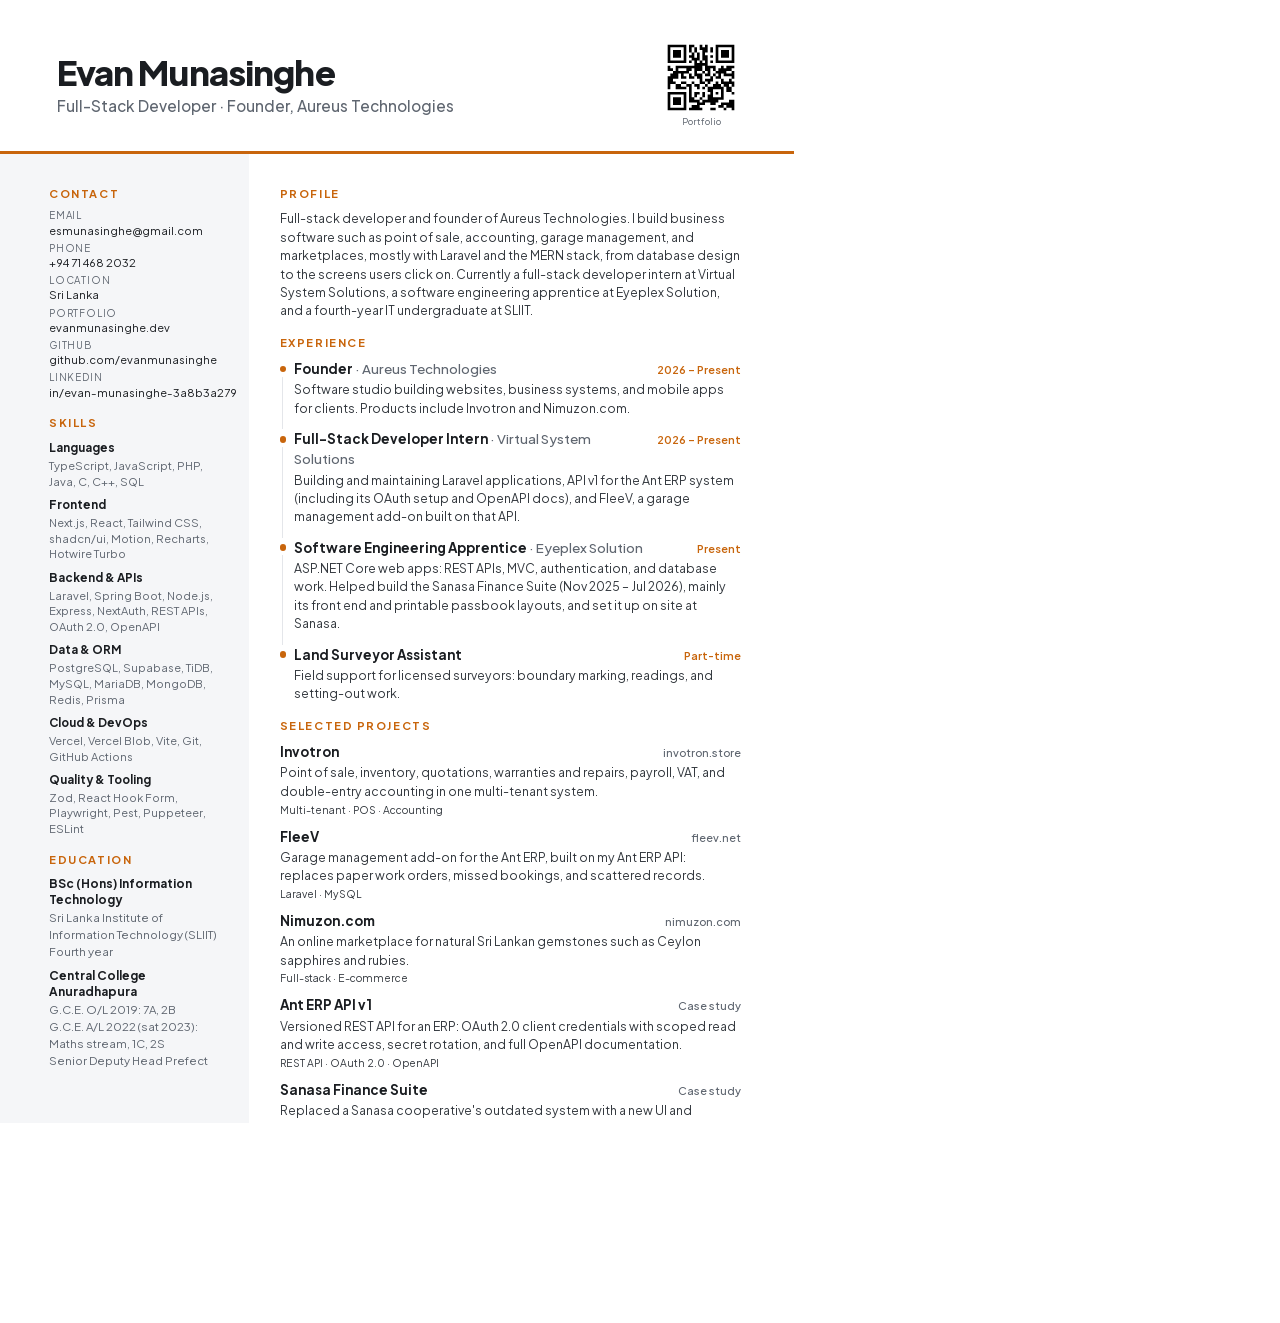
<file: cv.html>
<!DOCTYPE html>
<html lang="en">
<head>
  <meta charset="UTF-8">
  <meta name="robots" content="noindex">
  <title>Evan Munasinghe | CV</title>
  <style>
    @font-face { font-family: "Plus Jakarta Sans"; font-weight: 400 800; src: url("assets/fonts/plus-jakarta-sans.woff2") format("woff2"); }
    @page { size: A4; margin: 0; }
    * { box-sizing: border-box; margin: 0; padding: 0; }
    :root { --ink: #1a1d21; --muted: #5f6670; --line: #e4e6ea; --accent: #c8650c; --side: #f5f6f8; }
    html, body { width: 210mm; height: 297mm; overflow: hidden; }
    body { font: 9.2pt/1.5 "Plus Jakarta Sans", Helvetica, Arial, sans-serif; color: var(--ink); display: flex; flex-direction: column;
           -webkit-print-color-adjust: exact; print-color-adjust: exact; }
    a { color: inherit; text-decoration: none; }
    ul { list-style: none; }

    header { display: flex; justify-content: space-between; align-items: center; padding: 11mm 15mm 6mm; border-bottom: 3px solid var(--accent); }
    .qr { text-align: center; font-size: 7pt; color: var(--muted); }
    .qr img { display: block; width: 19mm; height: 19mm; margin-bottom: 1pt; }
    h1 { font-size: 26pt; font-weight: 800; letter-spacing: -.025em; line-height: 1.1; }
    .role { margin-top: 3pt; font-size: 11.5pt; font-weight: 500; color: var(--muted); }

    .page { display: grid; grid-template-columns: 66mm 1fr; flex: 1; }
    aside { background: var(--side); padding: 8mm 7mm 10mm 13mm; }
    main { padding: 8mm 14mm 10mm 8mm; }

    h2 { font-size: 8.4pt; font-weight: 700; text-transform: uppercase; letter-spacing: .14em;
         color: var(--accent); margin: 0 0 6pt; }
    section + section { margin-top: 11pt; }

    /* sidebar */
    .contact li { margin-bottom: 3pt; font-size: 8.4pt; white-space: nowrap; line-height: 1.35; }
    .contact small { display: block; font-size: 7.4pt; text-transform: uppercase; letter-spacing: .08em; color: var(--muted); }
    .skill { margin-bottom: 5pt; }
    .skill h3 { font-size: 8.8pt; font-weight: 700; margin-bottom: 1pt; }
    .skill p { color: var(--muted); font-size: 8.4pt; line-height: 1.4; }
    .edu h3 { font-size: 9pt; font-weight: 700; line-height: 1.35; }
    .edu p { color: var(--muted); font-size: 8.6pt; }
    .edu .next { margin-top: 6pt; }

    /* main */
    .summary { color: #33383e; }
    .job { position: relative; padding-left: 11pt; margin-bottom: 9pt; }
    .job::before { content: ""; position: absolute; left: 0; top: 5pt; width: 5pt; height: 5pt; border-radius: 50%; background: var(--accent); }
    .job::after { content: ""; position: absolute; left: 2pt; top: 13pt; bottom: -9pt; width: 1px; background: var(--line); }
    .job:last-child::after { display: none; }
    .head { display: flex; justify-content: space-between; align-items: baseline; gap: 8pt; }
    .job h3, .proj h3 { font-size: 10pt; font-weight: 700; }
    .org { font-weight: 500; color: var(--muted); }
    .when { flex: none; font-size: 8.2pt; font-weight: 600; color: var(--accent); }
    .job p, .proj p { color: #33383e; margin-top: 1pt; }
    .proj { margin-bottom: 7pt; }
    .proj .url { font-size: 8.2pt; font-weight: 500; color: var(--muted); }
    .tags { margin-top: 2pt; font-size: 7.8pt; color: var(--muted); }
  </style>
</head>
<body>
  <header>
    <div>
    <h1>Evan Munasinghe</h1>
    <p class="role">Full-Stack Developer · Founder, Aureus Technologies</p>
    </div>
    <a class="qr" href="https://evanmunasinghe.dev"><img src="assets/qr.svg" alt="">Portfolio</a>
  </header>

  <div class="page">
    <aside>
      <section class="contact">
        <h2>Contact</h2>
        <ul>
          <li><small>Email</small><a href="mailto:esmunasinghe@gmail.com">esmunasinghe@gmail.com</a></li>
          <li><small>Phone</small><a href="https://wa.me/94714682032">+94 71 468 2032</a></li>
          <li><small>Location</small>Sri Lanka</li>
          <li><small>Portfolio</small><a href="https://evanmunasinghe.dev">evanmunasinghe.dev</a></li>
          <li><small>GitHub</small><a href="https://github.com/evanmunasinghe">github.com/evanmunasinghe</a></li>
          <li><small>LinkedIn</small><a href="https://www.linkedin.com/in/evan-munasinghe-3a8b3a279/">in/evan-munasinghe-3a8b3a279</a></li>
        </ul>
      </section>

      <section>
        <h2>Skills</h2>
        <div class="skill"><h3>Languages</h3><p>TypeScript, JavaScript, PHP, Java, C, C++, SQL</p></div>
        <div class="skill"><h3>Frontend</h3><p>Next.js, React, Tailwind CSS, shadcn/ui, Motion, Recharts, Hotwire Turbo</p></div>
        <div class="skill"><h3>Backend &amp; APIs</h3><p>Laravel, Spring Boot, Node.js, Express, NextAuth, REST APIs, OAuth 2.0, OpenAPI</p></div>
        <div class="skill"><h3>Data &amp; ORM</h3><p>PostgreSQL, Supabase, TiDB, MySQL, MariaDB, MongoDB, Redis, Prisma</p></div>
        <div class="skill"><h3>Cloud &amp; DevOps</h3><p>Vercel, Vercel Blob, Vite, Git, GitHub Actions</p></div>
        <div class="skill"><h3>Quality &amp; Tooling</h3><p>Zod, React Hook Form, Playwright, Pest, Puppeteer, ESLint</p></div>
      </section>

      <section class="edu">
        <h2>Education</h2>
        <h3>BSc (Hons) Information Technology</h3>
        <p>Sri Lanka Institute of Information Technology (SLIIT)</p>
        <p>Fourth year</p>
        <h3 class="next">Central College Anuradhapura</h3>
        <p>G.C.E. O/L 2019: 7A, 2B</p>
        <p>G.C.E. A/L 2022 (sat 2023): Maths stream, 1C, 2S</p>
        <p>Senior Deputy Head Prefect</p>
      </section>
    </aside>

    <main>
      <section>
        <h2>Profile</h2>
        <p class="summary">Full-stack developer and founder of Aureus Technologies. I build business software such as point of sale, accounting, garage management, and marketplaces, mostly with Laravel and the MERN stack, from database design to the screens users click on. Currently a full-stack developer intern at Virtual System Solutions, a software engineering apprentice at Eyeplex Solution, and a fourth-year IT undergraduate at SLIIT.</p>
      </section>

      <section>
        <h2>Experience</h2>
        <div class="job">
          <div class="head"><h3>Founder <span class="org">· Aureus Technologies</span></h3><span class="when">2026 – Present</span></div>
          <p>Software studio building websites, business systems, and mobile apps for clients. Products include Invotron and Nimuzon.com.</p>
        </div>
        <div class="job">
          <div class="head"><h3>Full-Stack Developer Intern <span class="org">· Virtual System Solutions</span></h3><span class="when">2026 – Present</span></div>
          <p>Building and maintaining Laravel applications, API v1 for the Ant ERP system (including its OAuth setup and OpenAPI docs), and FleeV, a garage management add-on built on that API.</p>
        </div>
        <div class="job">
          <div class="head"><h3>Software Engineering Apprentice <span class="org">· Eyeplex Solution</span></h3><span class="when">Present</span></div>
          <p>ASP.NET Core web apps: REST APIs, MVC, authentication, and database work. Helped build the Sanasa Finance Suite (Nov 2025 – Jul 2026), mainly its front end and printable passbook layouts, and set it up on site at Sanasa.</p>
        </div>
        <div class="job">
          <div class="head"><h3>Land Surveyor Assistant</h3><span class="when">Part-time</span></div>
          <p>Field support for licensed surveyors: boundary marking, readings, and setting-out work.</p>
        </div>
      </section>

      <section>
        <h2>Selected Projects</h2>
        <div class="proj">
          <div class="head"><h3>Invotron</h3><a class="url" href="https://www.invotron.store">invotron.store</a></div>
          <p>Point of sale, inventory, quotations, warranties and repairs, payroll, VAT, and double-entry accounting in one multi-tenant system.</p>
          <p class="tags">Multi-tenant · POS · Accounting</p>
        </div>
        <div class="proj">
          <div class="head"><h3>FleeV</h3><a class="url" href="https://fleev.net">fleev.net</a></div>
          <p>Garage management add-on for the Ant ERP, built on my Ant ERP API: replaces paper work orders, missed bookings, and scattered records.</p>
          <p class="tags">Laravel · MySQL</p>
        </div>
        <div class="proj">
          <div class="head"><h3>Nimuzon.com</h3><a class="url" href="https://nimuzon.com">nimuzon.com</a></div>
          <p>An online marketplace for natural Sri Lankan gemstones such as Ceylon sapphires and rubies.</p>
          <p class="tags">Full-stack · E-commerce</p>
        </div>
        <div class="proj">
          <div class="head"><h3>Ant ERP API v1</h3><a class="url" href="https://evanmunasinghe.dev/projects/ant-erp-api.html">Case study</a></div>
          <p>Versioned REST API for an ERP: OAuth 2.0 client credentials with scoped read and write access, secret rotation, and full OpenAPI documentation.</p>
          <p class="tags">REST API · OAuth 2.0 · OpenAPI</p>
        </div>
        <div class="proj">
          <div class="head"><h3>Sanasa Finance Suite</h3><a class="url" href="https://evanmunasinghe.dev/projects/sanasa-finance.html">Case study</a></div>
          <p>Replaced a Sanasa cooperative's outdated system with a new UI and features: members, loans, collections, AGO deductions, cheques and the general ledger. Built the front end and printable passbook layouts, and set it up on site.</p>
          <p class="tags">.NET · SQL Server · Print layouts</p>
        </div>
        <div class="proj">
          <div class="head"><h3>Aureus Technologies</h3><a class="url" href="https://www.aureustech.online">aureustech.online</a></div>
          <p>My studio's website and project management suite: presents services and client work, and runs client projects.</p>
          <p class="tags">Full-stack · Project management</p>
        </div>
      </section>
    </main>
  </div>
</body>
</html>
</file>
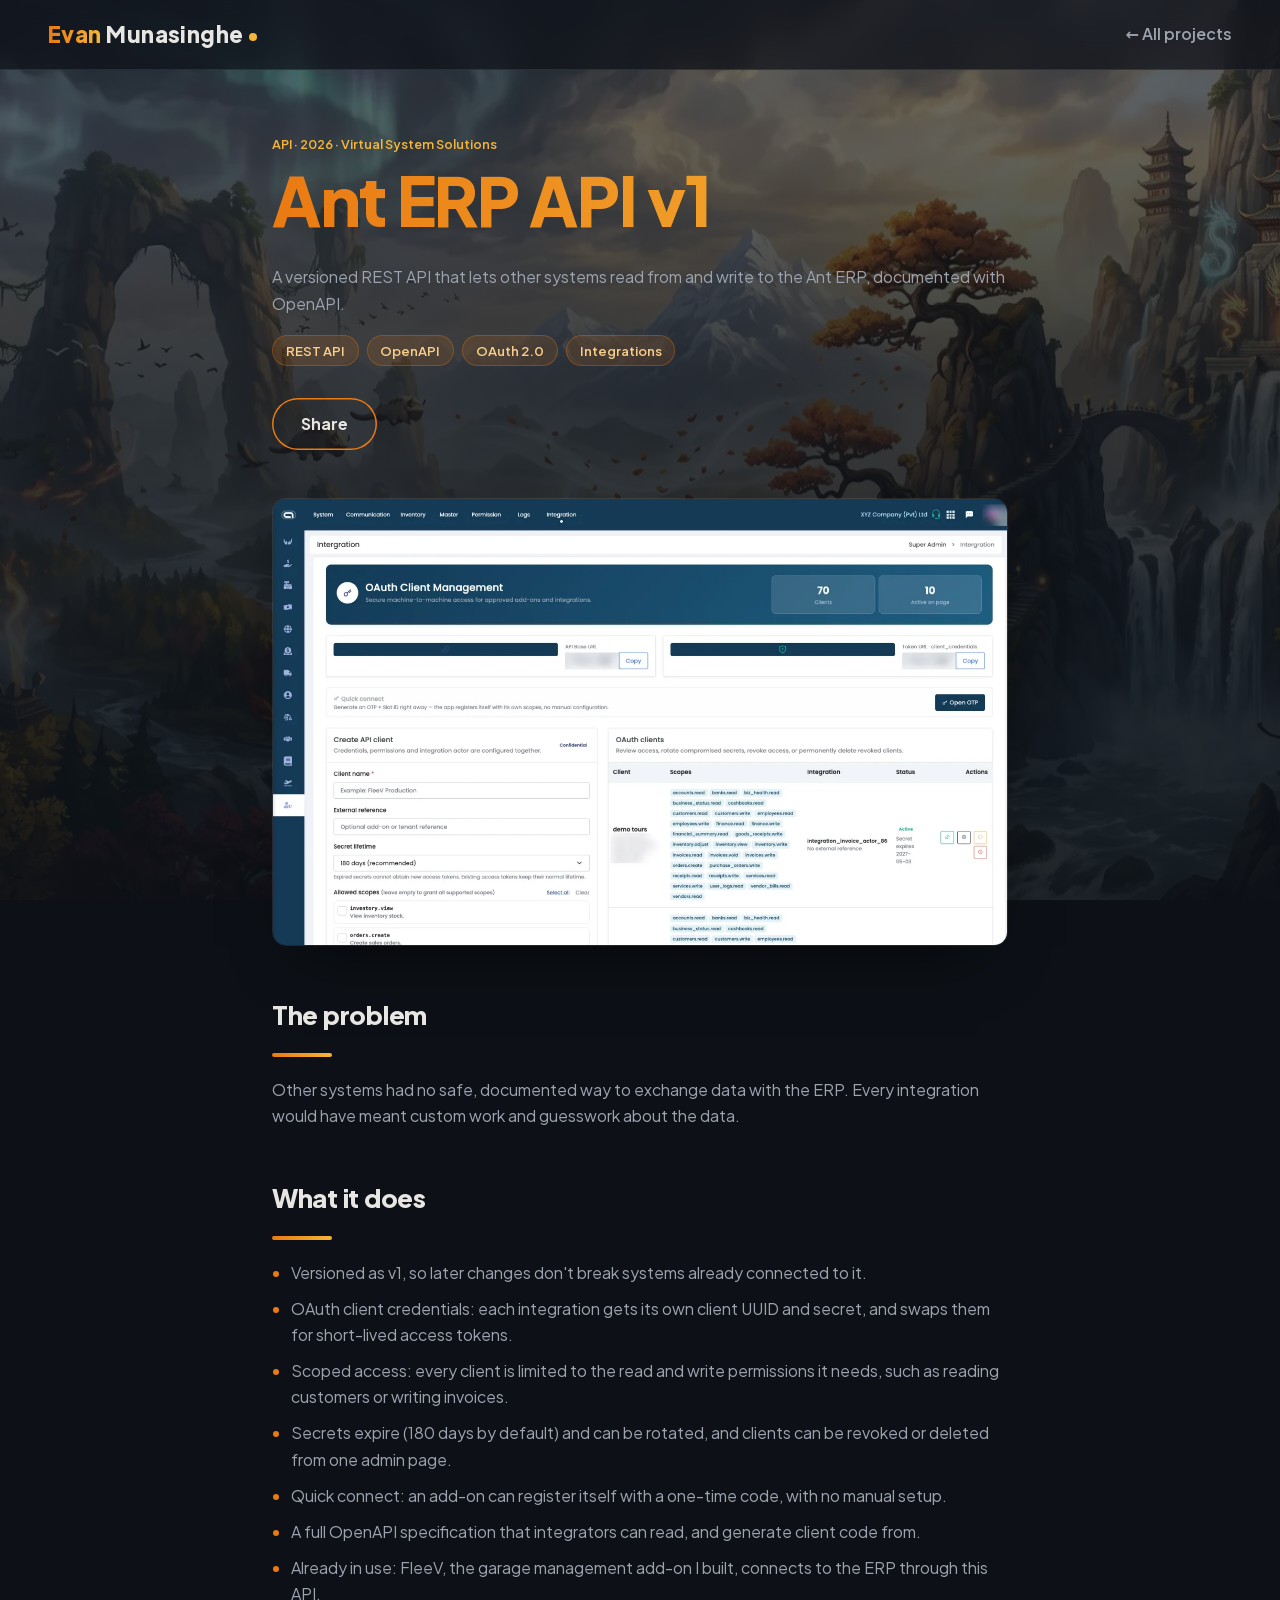
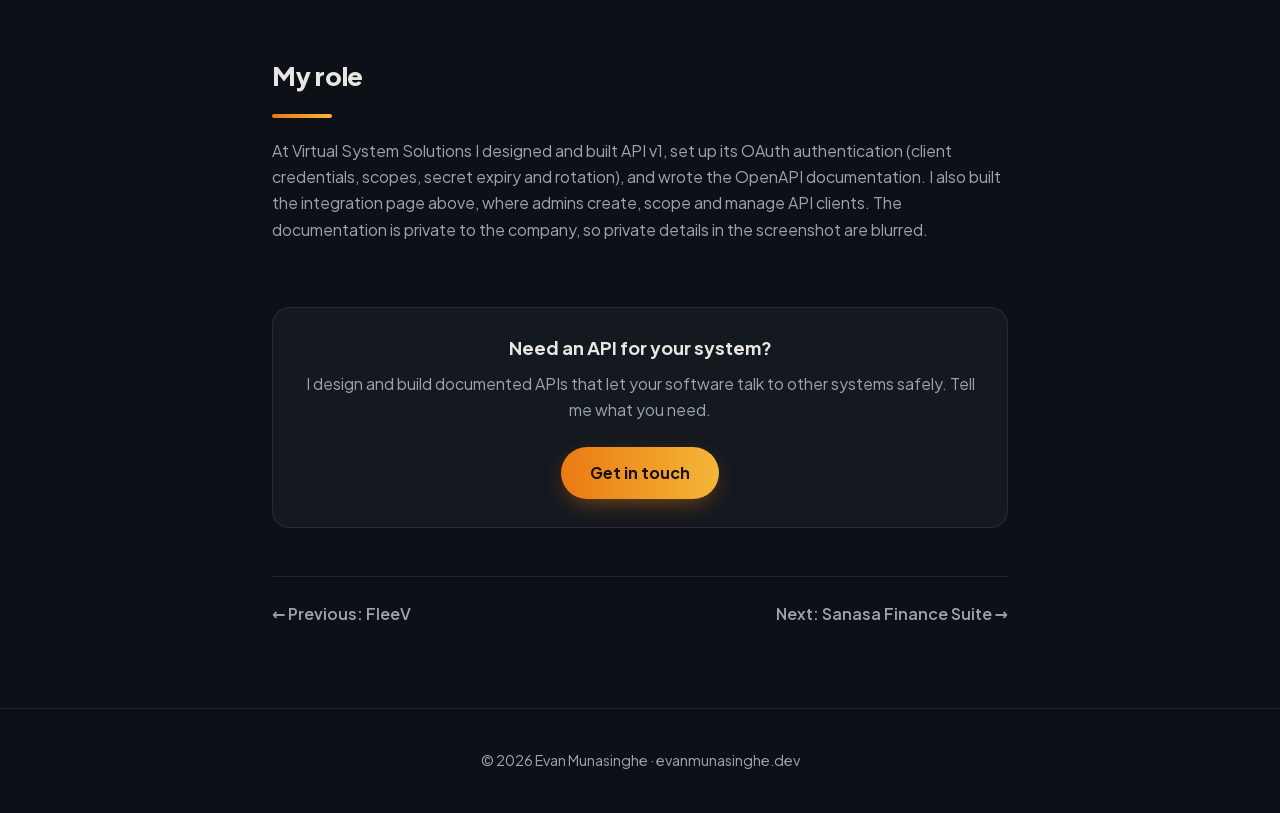
<file: projects/ant-erp-api.html>
<!DOCTYPE html>
<html lang="en">
<head>
  <meta charset="UTF-8">
  <meta name="viewport" content="width=device-width, initial-scale=1.0">
  <meta name="description" content="Ant ERP API v1 case study: a versioned REST API with OpenAPI documentation, OAuth 2.0 client credentials with scoped access, and read and write endpoints, built by Evan Munasinghe at Virtual System Solutions.">
  <meta name="theme-color" content="#0D1117">
  <title>Ant ERP API v1 case study | Evan Munasinghe</title>
  <link rel="canonical" href="https://evanmunasinghe.dev/projects/ant-erp-api.html">
  <meta property="og:type" content="article">
  <meta property="og:site_name" content="Evan Munasinghe">
  <meta property="og:url" content="https://evanmunasinghe.dev/projects/ant-erp-api.html">
  <meta property="og:title" content="Ant ERP API v1 case study | Evan Munasinghe">
  <meta property="og:description" content="Ant ERP API v1 case study: a versioned REST API with OpenAPI documentation, OAuth 2.0 client credentials with scoped access, and read and write endpoints, built by Evan Munasinghe at Virtual System Solutions.">
  <meta property="og:image" content="https://evanmunasinghe.dev/assets/case/ant-erp-api.jpg">
  <meta name="twitter:card" content="summary_large_image">
  <link rel="icon" type="image/png" sizes="32x32" href="/assets/favicon-32.png">
  <link rel="apple-touch-icon" href="/assets/apple-touch-icon.png?v=2">
  <link rel="preload" href="/assets/fonts/plus-jakarta-sans.woff2" as="font" type="font/woff2" crossorigin>
  <link rel="stylesheet" href="/styles.css">
  <script type="application/ld+json">{"@context": "https://schema.org", "@graph": [{"@type": "SoftwareApplication", "name": "Ant ERP API v1", "description": "A versioned REST API with OpenAPI documentation, OAuth 2.0 client credentials with scoped access, and read and write endpoints, built by Evan Munasinghe at Virtual System Solutions.", "url": "https://evanmunasinghe.dev/projects/ant-erp-api.html", "image": "https://evanmunasinghe.dev/assets/case/ant-erp-api.jpg", "applicationCategory": "BusinessApplication", "author": {"@id": "https://evanmunasinghe.dev/#person"}}, {"@type": "BreadcrumbList", "itemListElement": [{"@type": "ListItem", "position": 1, "name": "Home", "item": "https://evanmunasinghe.dev/"}, {"@type": "ListItem", "position": 2, "name": "Projects", "item": "https://evanmunasinghe.dev/#projects"}, {"@type": "ListItem", "position": 3, "name": "Ant ERP API v1", "item": "https://evanmunasinghe.dev/projects/ant-erp-api.html"}]}]}</script>
  <script src="/case.js" defer></script>
</head>
<body>
  <header class="nav">
    <a class="logo" href="/"><span class="grad">Evan</span>&nbsp;Munasinghe<i></i></a>
    <a class="back" href="/#projects">&larr; All projects</a>
  </header>

  <main class="case">
    <p class="tag">API · 2026 · Virtual System Solutions</p>
    <h1 class="grad">Ant ERP API v1</h1>
    <p class="lead">A versioned REST API that lets other systems read from and write to the Ant ERP, documented with OpenAPI.</p>
    <ul class="chips"><li>REST API</li><li>OpenAPI</li><li>OAuth 2.0</li><li>Integrations</li></ul>
    <p class="hero-btns"><button type="button" class="btn btn-ghost share-btn">Share</button></p>

    <a href="/assets/case/ant-erp-api.webp" target="_blank"><img class="shot" src="/assets/case/ant-erp-api.webp" alt="The Ant ERP integration page for managing OAuth API clients, with private details blurred" width="1400" height="851"></a>

    <h2>The problem</h2>
    <p>Other systems had no safe, documented way to exchange data with the ERP. Every integration would have meant custom work and guesswork about the data.</p>

    <h2>What it does</h2>
    <ul class="features">
      <li>Versioned as v1, so later changes don't break systems already connected to it.</li>
      <li>OAuth client credentials: each integration gets its own client UUID and secret, and swaps them for short-lived access tokens.</li>
      <li>Scoped access: every client is limited to the read and write permissions it needs, such as reading customers or writing invoices.</li>
      <li>Secrets expire (180 days by default) and can be rotated, and clients can be revoked or deleted from one admin page.</li>
      <li>Quick connect: an add-on can register itself with a one-time code, with no manual setup.</li>
      <li>A full OpenAPI specification that integrators can read, and generate client code from.</li>
      <li>Already in use: <a href="/projects/fleev.html">FleeV</a>, the garage management add-on I built, connects to the ERP through this API.</li>
    </ul>

    <h2>My role</h2>
    <p>At Virtual System Solutions I designed and built API v1, set up its OAuth authentication (client credentials, scopes, secret expiry and rotation), and wrote the OpenAPI documentation. I also built the integration page above, where admins create, scope and manage API clients. The documentation is private to the company, so private details in the screenshot are blurred.</p>

    <div class="card cta">
      <h3>Need an API for your system?</h3>
      <p>I design and build documented APIs that let your software talk to other systems safely. Tell me what you need.</p>
      <p class="hero-btns"><a class="btn" href="/#contact">Get in touch</a></p>
    </div>
    <nav class="case-nav" aria-label="More case studies">
      <a href="/projects/fleev.html">&larr; Previous: FleeV</a>
      <a class="next" href="/projects/sanasa-finance.html">Next: Sanasa Finance Suite &rarr;</a>
    </nav>
  </main>

  <footer>
    <p>© 2026 Evan Munasinghe · <a href="/">evanmunasinghe.dev</a></p>
  </footer>
</body>
</html>
</file>
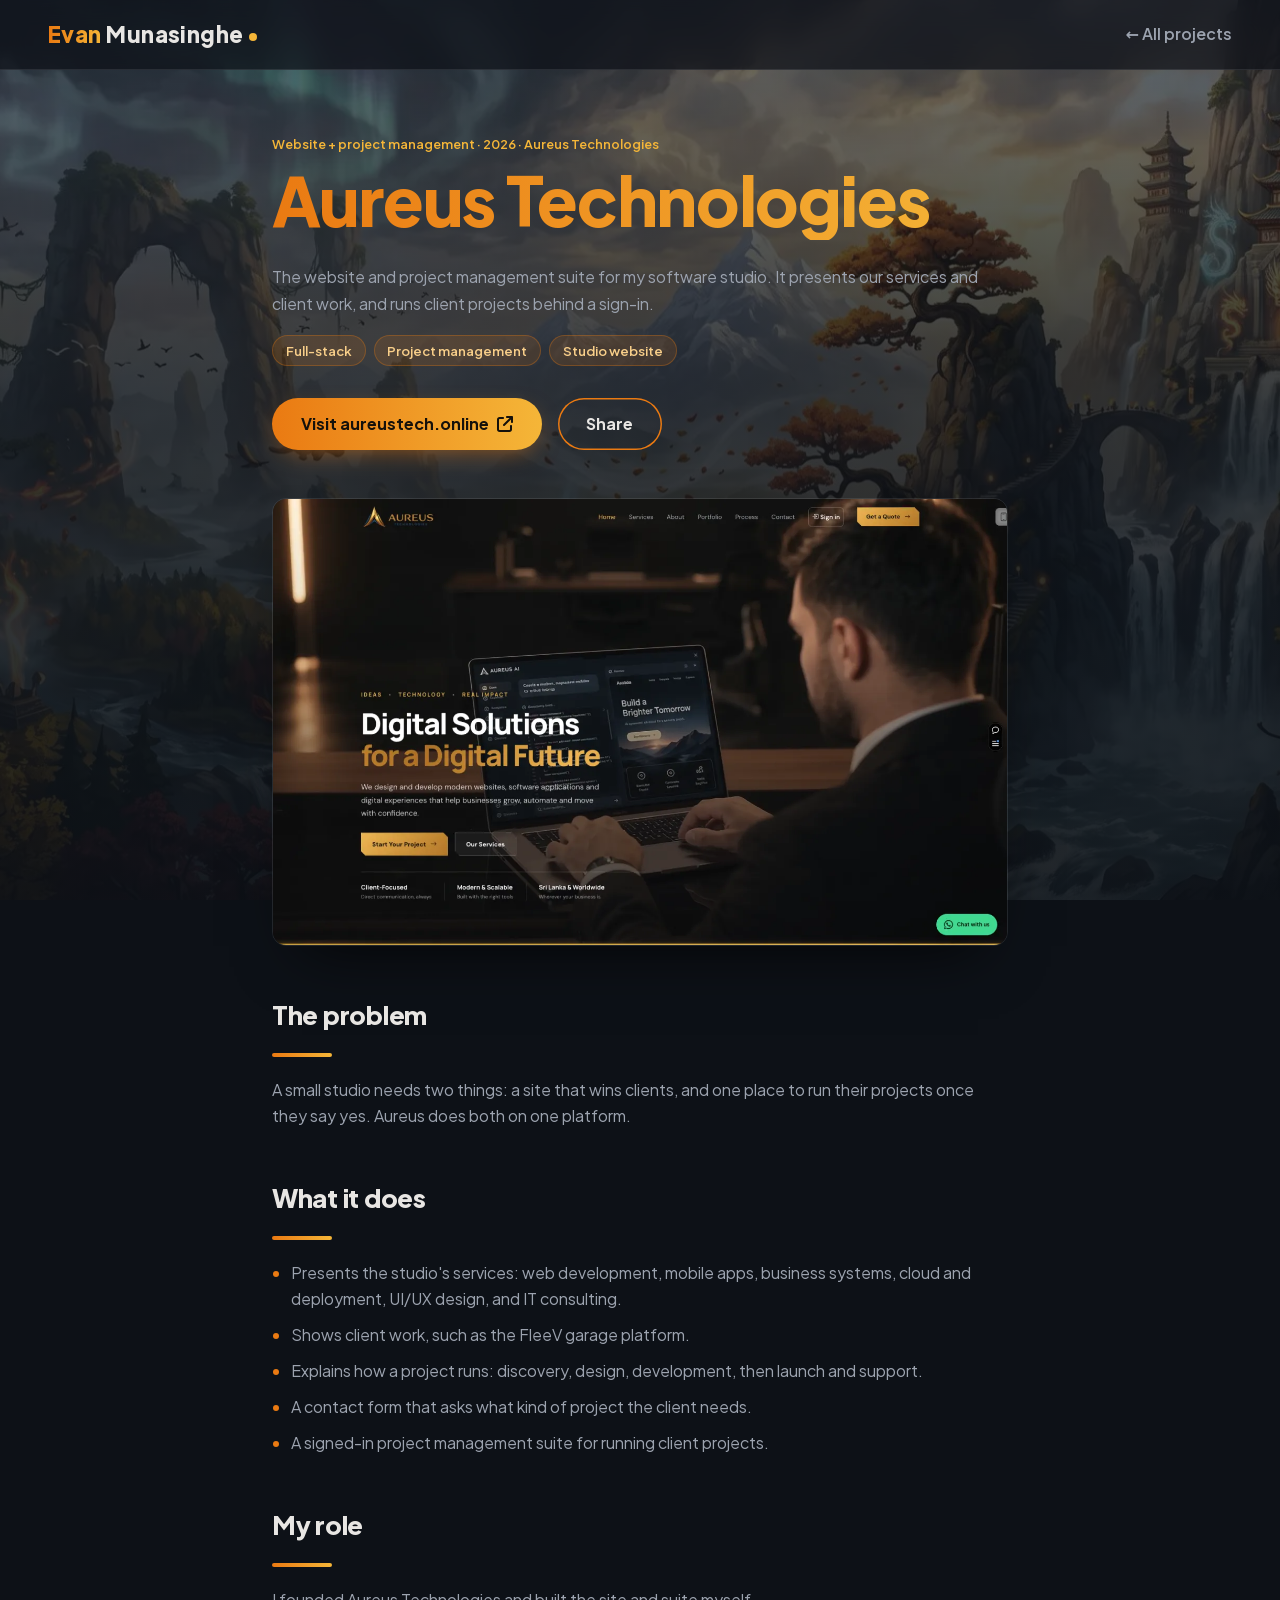
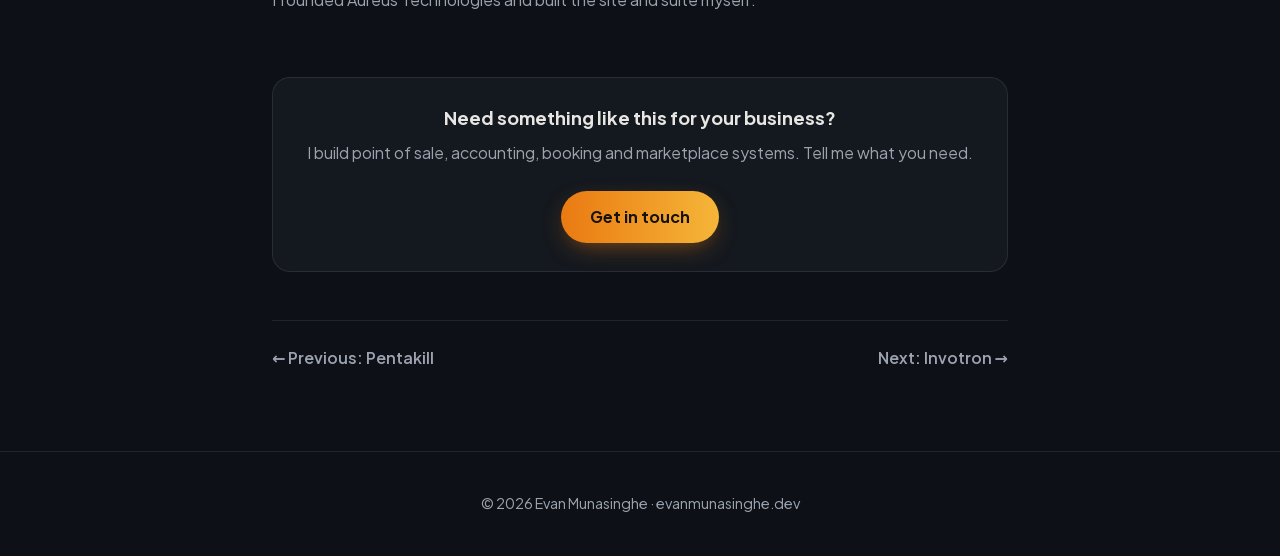
<file: projects/aureus.html>
<!DOCTYPE html>
<html lang="en">
<head>
  <meta charset="UTF-8">
  <meta name="viewport" content="width=device-width, initial-scale=1.0">
  <meta name="description" content="Aureus Technologies case study: the website and project management suite for Evan Munasinghe&#x27;s Sri Lankan software studio.">
  <meta name="theme-color" content="#0D1117">
  <title>Aureus Technologies case study | Evan Munasinghe</title>
  <link rel="canonical" href="https://evanmunasinghe.dev/projects/aureus.html">
  <meta property="og:type" content="article">
  <meta property="og:site_name" content="Evan Munasinghe">
  <meta property="og:url" content="https://evanmunasinghe.dev/projects/aureus.html">
  <meta property="og:title" content="Aureus Technologies case study | Evan Munasinghe">
  <meta property="og:description" content="Aureus Technologies case study: the website and project management suite for Evan Munasinghe&#x27;s Sri Lankan software studio.">
  <meta property="og:image" content="https://evanmunasinghe.dev/assets/case/aureus.jpg">
  <meta name="twitter:card" content="summary_large_image">
  <link rel="icon" type="image/png" sizes="32x32" href="/assets/favicon-32.png">
  <link rel="apple-touch-icon" href="/assets/apple-touch-icon.png?v=2">
  <link rel="preload" href="/assets/fonts/plus-jakarta-sans.woff2" as="font" type="font/woff2" crossorigin>
  <link rel="stylesheet" href="/styles.css">
  <script type="application/ld+json">{"@context": "https://schema.org", "@graph": [{"@type": "SoftwareApplication", "name": "Aureus Technologies", "description": "The website and project management suite for Evan Munasinghe's Sri Lankan software studio.", "url": "https://evanmunasinghe.dev/projects/aureus.html", "image": "https://evanmunasinghe.dev/assets/case/aureus.jpg", "applicationCategory": "BusinessApplication", "author": {"@id": "https://evanmunasinghe.dev/#person"}}, {"@type": "BreadcrumbList", "itemListElement": [{"@type": "ListItem", "position": 1, "name": "Home", "item": "https://evanmunasinghe.dev/"}, {"@type": "ListItem", "position": 2, "name": "Projects", "item": "https://evanmunasinghe.dev/#projects"}, {"@type": "ListItem", "position": 3, "name": "Aureus Technologies", "item": "https://evanmunasinghe.dev/projects/aureus.html"}]}]}</script>
  <script src="/case.js" defer></script>
</head>
<body>
  <header class="nav">
    <a class="logo" href="/"><span class="grad">Evan</span>&nbsp;Munasinghe<i></i></a>
    <a class="back" href="/#projects">&larr; All projects</a>
  </header>

  <main class="case">
    <p class="tag">Website + project management · 2026 · Aureus Technologies</p>
    <h1 class="grad">Aureus Technologies</h1>
    <p class="lead">The website and project management suite for my software studio. It presents our services and client work, and runs client projects behind a sign-in.</p>
    <ul class="chips"><li>Full-stack</li><li>Project management</li><li>Studio website</li></ul>
    <p class="hero-btns"><a class="btn" href="https://www.aureustech.online" target="_blank" rel="noopener noreferrer">Visit aureustech.online <svg class="fa" aria-hidden="true"><use href="/assets/icons.svg#arrow-up-right-from-square"/></svg></a><button type="button" class="btn btn-ghost share-btn">Share</button></p>

    <a href="/assets/case/aureus.webp" target="_blank"><img class="shot" src="/assets/case/aureus.webp" alt="Screenshot of the Aureus Technologies website" width="1400" height="851"></a>

    <h2>The problem</h2>
    <p>A small studio needs two things: a site that wins clients, and one place to run their projects once they say yes. Aureus does both on one platform.</p>

    <h2>What it does</h2>
    <ul class="features">
      <li>Presents the studio's services: web development, mobile apps, business systems, cloud and deployment, UI/UX design, and IT consulting.</li>
      <li>Shows client work, such as the FleeV garage platform.</li>
      <li>Explains how a project runs: discovery, design, development, then launch and support.</li>
      <li>A contact form that asks what kind of project the client needs.</li>
      <li>A signed-in project management suite for running client projects.</li>
    </ul>

    <h2>My role</h2>
    <p>I founded Aureus Technologies and built the site and suite myself.</p>

    <div class="card cta">
      <h3>Need something like this for your business?</h3>
      <p>I build point of sale, accounting, booking and marketplace systems. Tell me what you need.</p>
      <p class="hero-btns"><a class="btn" href="/#contact">Get in touch</a></p>
    </div>
    <nav class="case-nav" aria-label="More case studies">
      <a href="/projects/pentakill.html">&larr; Previous: Pentakill</a>
      <a class="next" href="/projects/invotron.html">Next: Invotron &rarr;</a>
    </nav>
  </main>

  <footer>
    <p>© 2026 Evan Munasinghe · <a href="/">evanmunasinghe.dev</a></p>
  </footer>
</body>
</html>
</file>
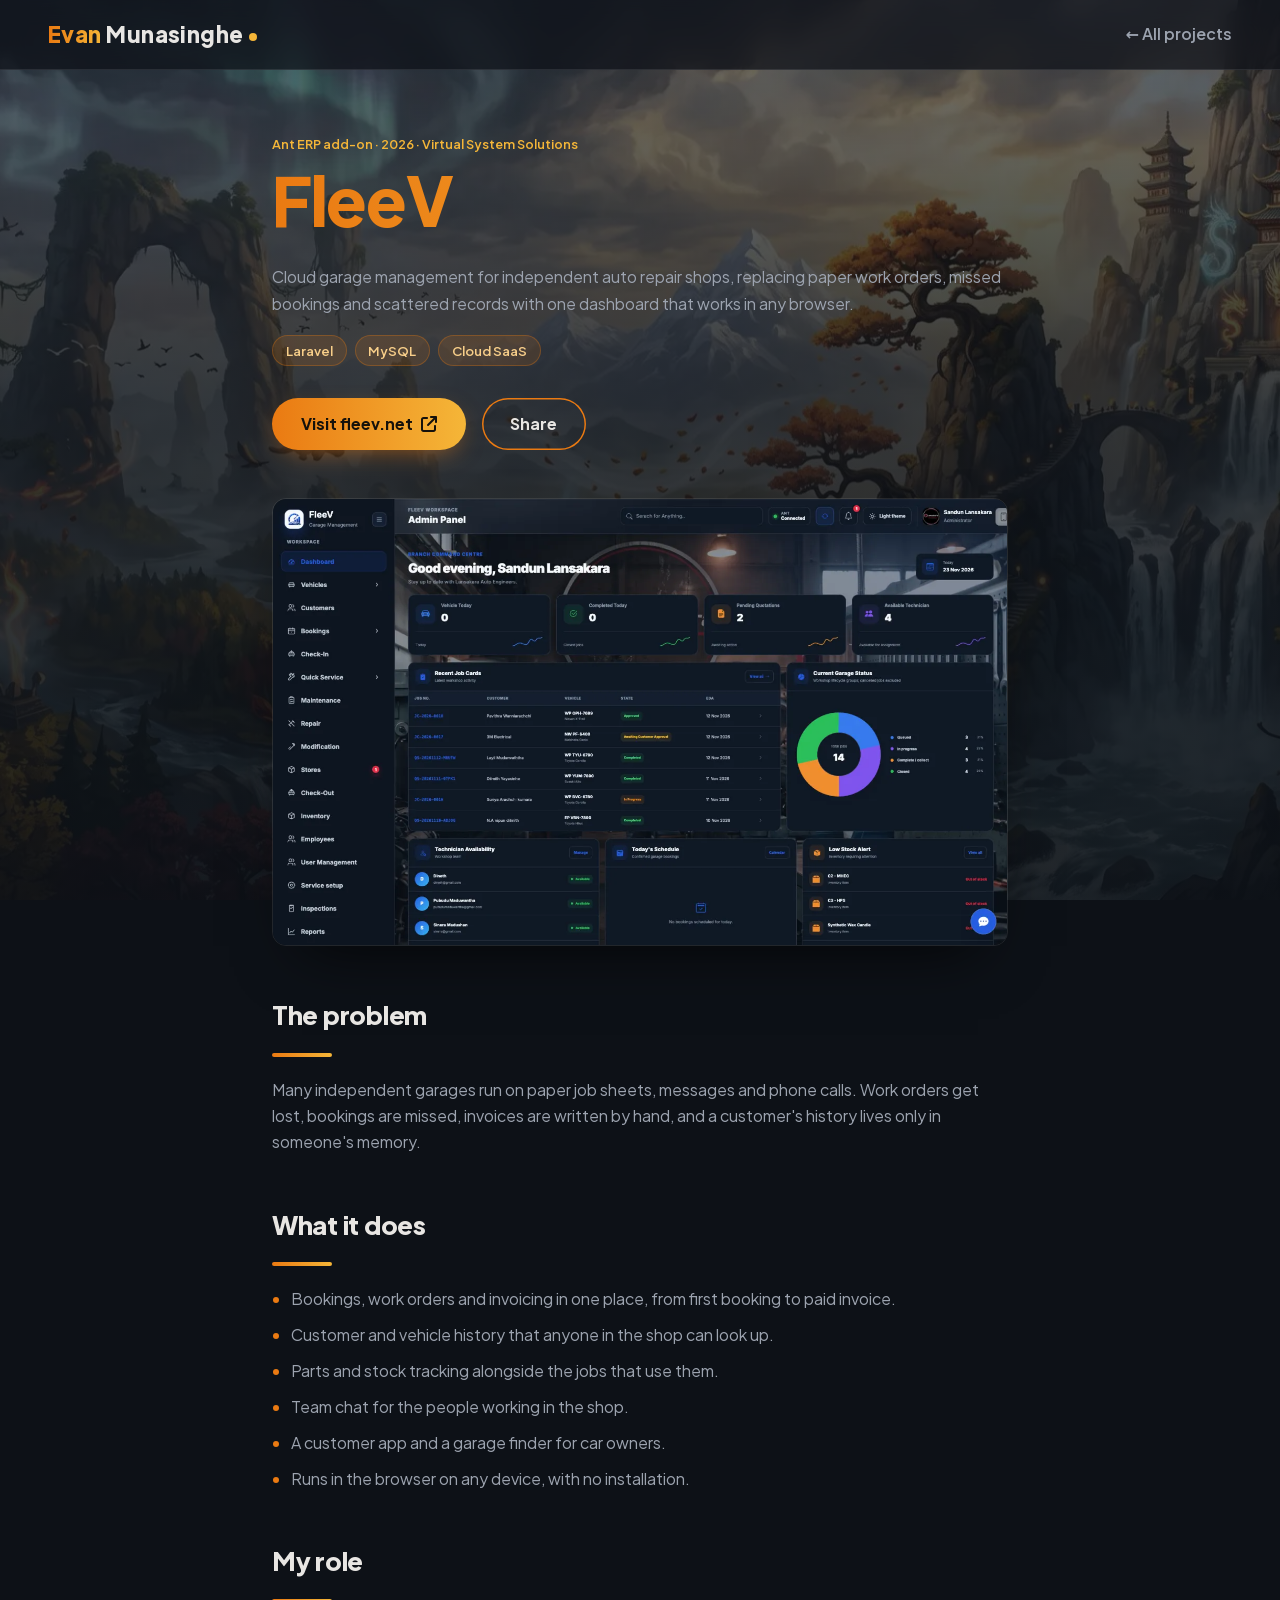
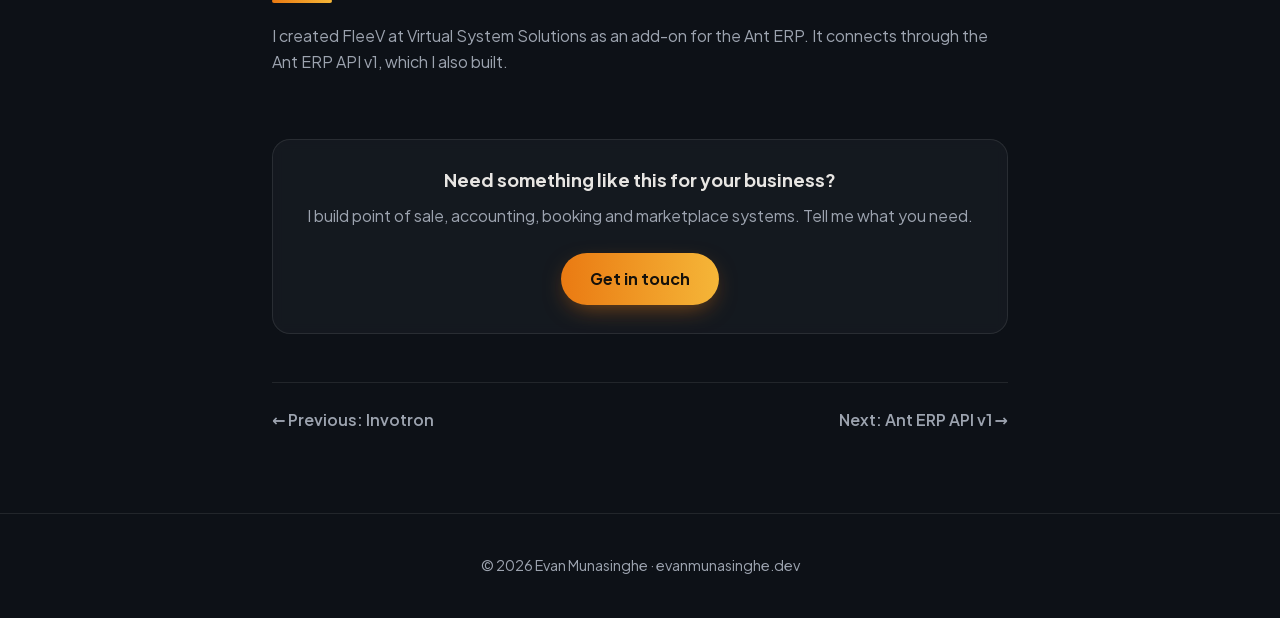
<file: projects/fleev.html>
<!DOCTYPE html>
<html lang="en">
<head>
  <meta charset="UTF-8">
  <meta name="viewport" content="width=device-width, initial-scale=1.0">
  <meta name="description" content="FleeV case study: a garage management add-on for the Ant ERP, built with Laravel and MySQL on the Ant ERP API v1. Evan Munasinghe created both at Virtual System Solutions.">
  <meta name="theme-color" content="#0D1117">
  <title>FleeV case study | Evan Munasinghe</title>
  <link rel="canonical" href="https://evanmunasinghe.dev/projects/fleev.html">
  <meta property="og:type" content="article">
  <meta property="og:site_name" content="Evan Munasinghe">
  <meta property="og:url" content="https://evanmunasinghe.dev/projects/fleev.html">
  <meta property="og:title" content="FleeV case study | Evan Munasinghe">
  <meta property="og:description" content="FleeV case study: a garage management add-on for the Ant ERP, built with Laravel and MySQL on the Ant ERP API v1. Evan Munasinghe created both at Virtual System Solutions.">
  <meta property="og:image" content="https://evanmunasinghe.dev/assets/case/fleev.jpg">
  <meta name="twitter:card" content="summary_large_image">
  <link rel="icon" type="image/png" sizes="32x32" href="/assets/favicon-32.png">
  <link rel="apple-touch-icon" href="/assets/apple-touch-icon.png?v=2">
  <link rel="preload" href="/assets/fonts/plus-jakarta-sans.woff2" as="font" type="font/woff2" crossorigin>
  <link rel="stylesheet" href="/styles.css">
  <script type="application/ld+json">{"@context": "https://schema.org", "@graph": [{"@type": "SoftwareApplication", "name": "FleeV", "description": "A garage management add-on for the Ant ERP, built with Laravel and MySQL on the Ant ERP API v1. Evan Munasinghe created both at Virtual System Solutions.", "url": "https://evanmunasinghe.dev/projects/fleev.html", "image": "https://evanmunasinghe.dev/assets/case/fleev.jpg", "applicationCategory": "BusinessApplication", "author": {"@id": "https://evanmunasinghe.dev/#person"}}, {"@type": "BreadcrumbList", "itemListElement": [{"@type": "ListItem", "position": 1, "name": "Home", "item": "https://evanmunasinghe.dev/"}, {"@type": "ListItem", "position": 2, "name": "Projects", "item": "https://evanmunasinghe.dev/#projects"}, {"@type": "ListItem", "position": 3, "name": "FleeV", "item": "https://evanmunasinghe.dev/projects/fleev.html"}]}]}</script>
  <script src="/case.js" defer></script>
</head>
<body>
  <header class="nav">
    <a class="logo" href="/"><span class="grad">Evan</span>&nbsp;Munasinghe<i></i></a>
    <a class="back" href="/#projects">&larr; All projects</a>
  </header>

  <main class="case">
    <p class="tag">Ant ERP add-on · 2026 · Virtual System Solutions</p>
    <h1 class="grad">FleeV</h1>
    <p class="lead">Cloud garage management for independent auto repair shops, replacing paper work orders, missed bookings and scattered records with one dashboard that works in any browser.</p>
    <ul class="chips"><li>Laravel</li><li>MySQL</li><li>Cloud SaaS</li></ul>
    <p class="hero-btns"><a class="btn" href="https://fleev.net" target="_blank" rel="noopener noreferrer">Visit fleev.net <svg class="fa" aria-hidden="true"><use href="/assets/icons.svg#arrow-up-right-from-square"/></svg></a><button type="button" class="btn btn-ghost share-btn">Share</button></p>

    <a href="/assets/case/fleev.webp" target="_blank"><img class="shot" src="/assets/case/fleev.webp" alt="Screenshot of the FleeV website" width="1400" height="851"></a>

    <h2>The problem</h2>
    <p>Many independent garages run on paper job sheets, messages and phone calls. Work orders get lost, bookings are missed, invoices are written by hand, and a customer&#x27;s history lives only in someone&#x27;s memory.</p>

    <h2>What it does</h2>
    <ul class="features">
      <li>Bookings, work orders and invoicing in one place, from first booking to paid invoice.</li>
      <li>Customer and vehicle history that anyone in the shop can look up.</li>
      <li>Parts and stock tracking alongside the jobs that use them.</li>
      <li>Team chat for the people working in the shop.</li>
      <li>A customer app and a garage finder for car owners.</li>
      <li>Runs in the browser on any device, with no installation.</li>
    </ul>

    <h2>My role</h2>
    <p>I created FleeV at Virtual System Solutions as an add-on for the Ant ERP. It connects through the <a href="/projects/ant-erp-api.html">Ant ERP API v1</a>, which I also built.</p>

    <div class="card cta">
      <h3>Need something like this for your business?</h3>
      <p>I build point of sale, accounting, booking and marketplace systems. Tell me what you need.</p>
      <p class="hero-btns"><a class="btn" href="/#contact">Get in touch</a></p>
    </div>
    <nav class="case-nav" aria-label="More case studies">
      <a href="/projects/invotron.html">&larr; Previous: Invotron</a>
      <a class="next" href="/projects/ant-erp-api.html">Next: Ant ERP API v1 &rarr;</a>
    </nav>
  </main>

  <footer>
    <p>© 2026 Evan Munasinghe · <a href="/">evanmunasinghe.dev</a></p>
  </footer>
</body>
</html>
</file>
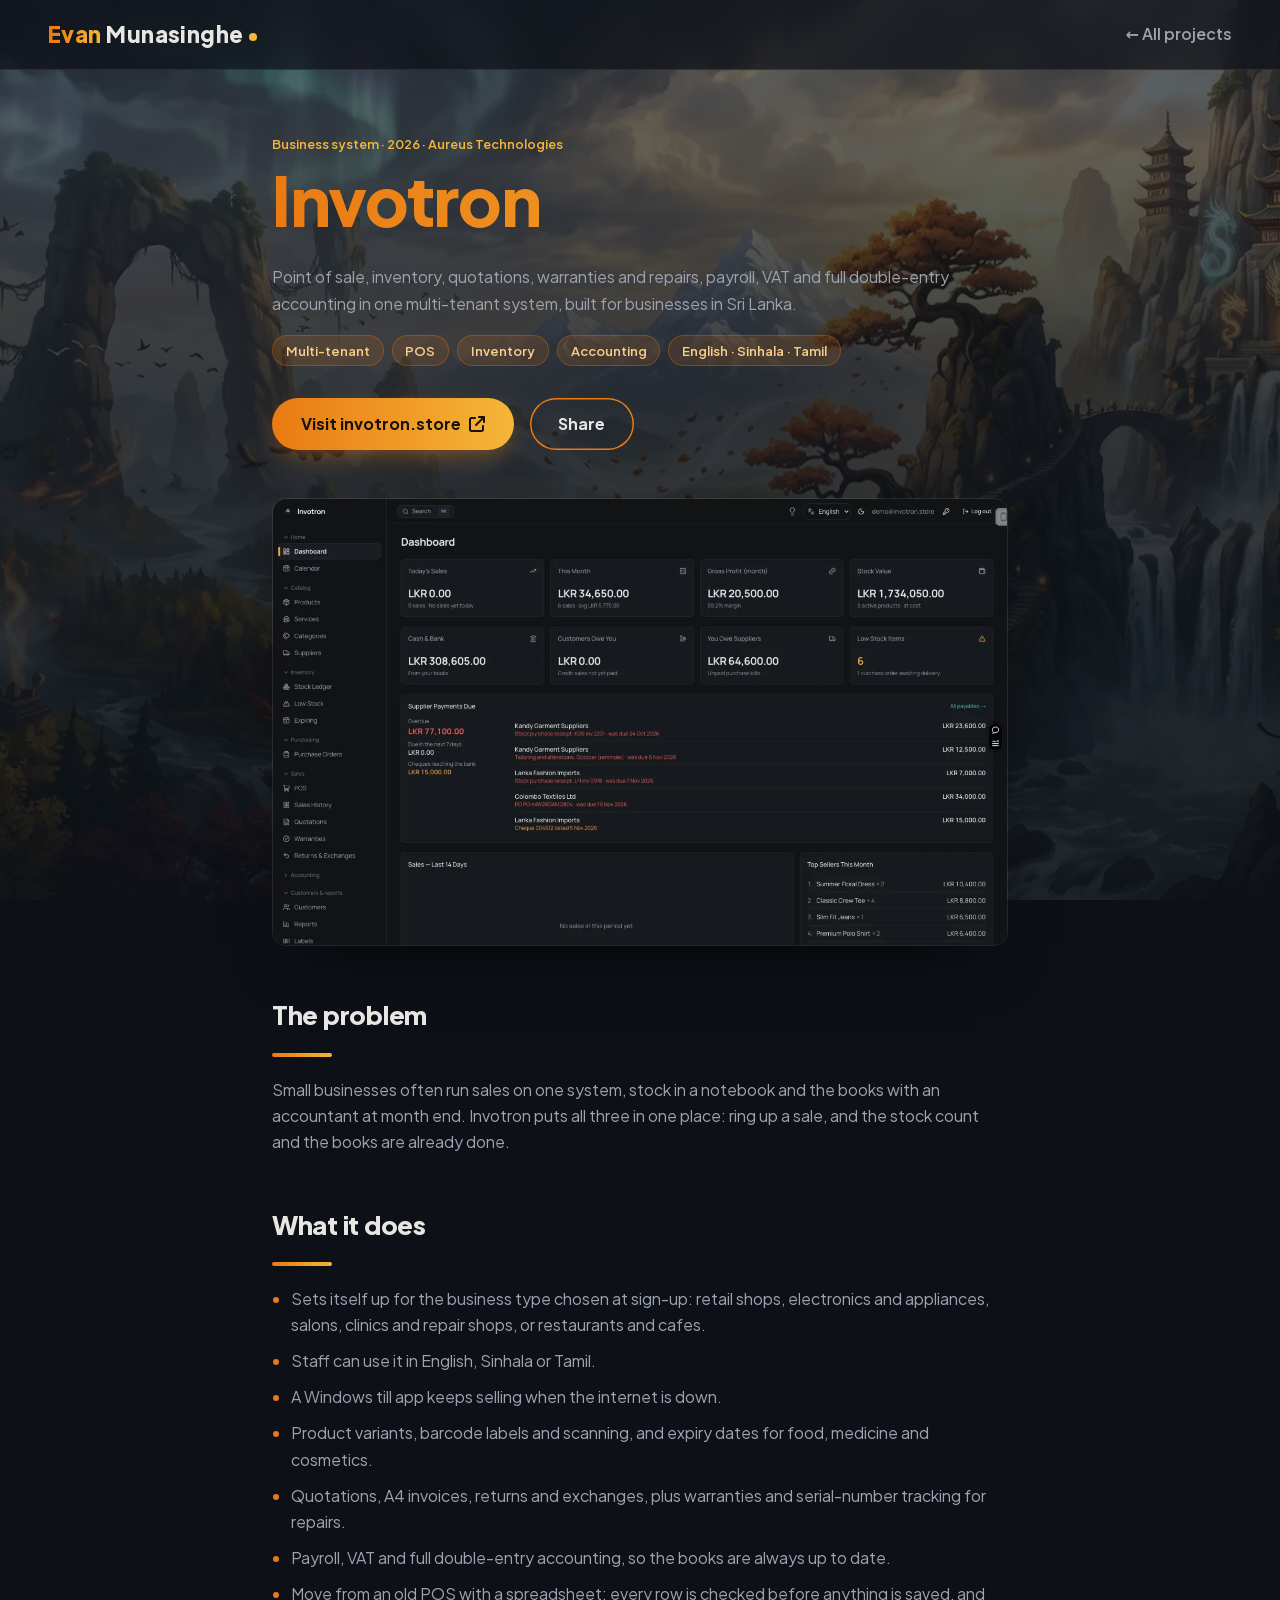
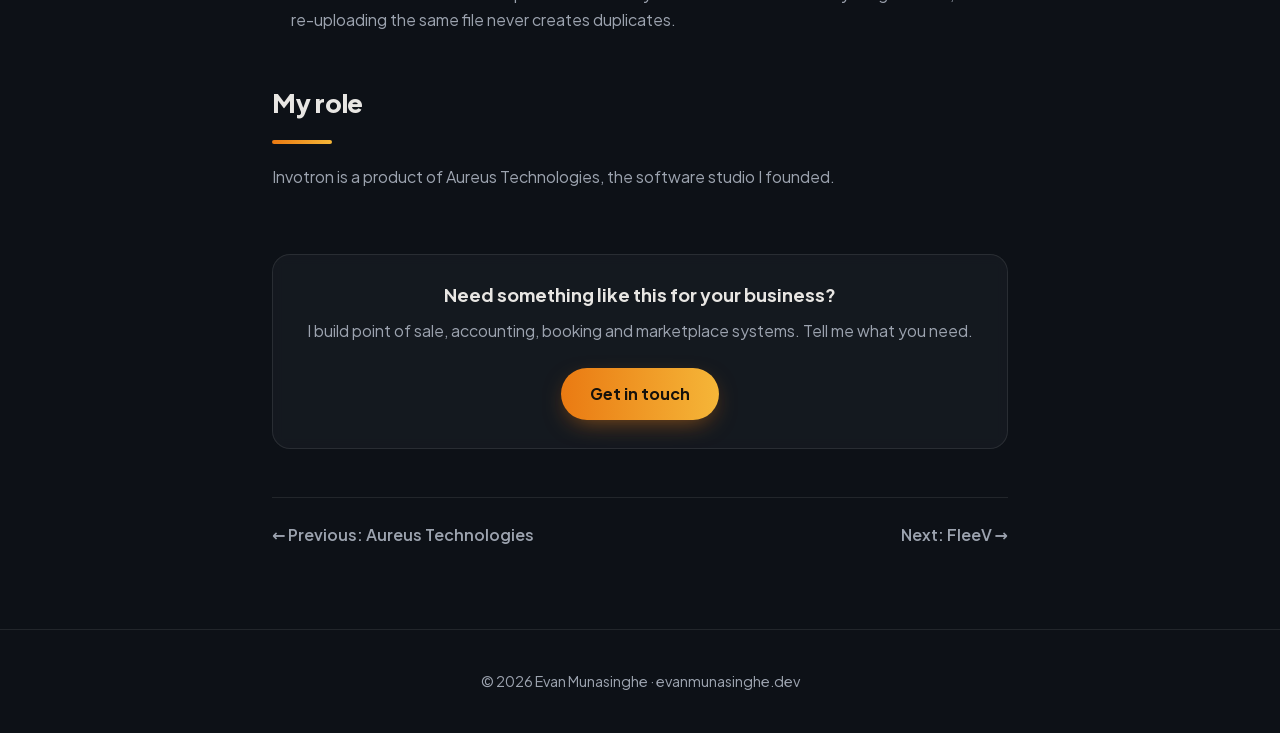
<file: projects/invotron.html>
<!DOCTYPE html>
<html lang="en">
<head>
  <meta charset="UTF-8">
  <meta name="viewport" content="width=device-width, initial-scale=1.0">
  <meta name="description" content="Invotron case study: a multi-tenant POS, inventory and double-entry accounting system for Sri Lankan businesses, built by Evan Munasinghe&#x27;s studio Aureus Technologies.">
  <meta name="theme-color" content="#0D1117">
  <title>Invotron case study | Evan Munasinghe</title>
  <link rel="canonical" href="https://evanmunasinghe.dev/projects/invotron.html">
  <meta property="og:type" content="article">
  <meta property="og:site_name" content="Evan Munasinghe">
  <meta property="og:url" content="https://evanmunasinghe.dev/projects/invotron.html">
  <meta property="og:title" content="Invotron case study | Evan Munasinghe">
  <meta property="og:description" content="Invotron case study: a multi-tenant POS, inventory and double-entry accounting system for Sri Lankan businesses, built by Evan Munasinghe&#x27;s studio Aureus Technologies.">
  <meta property="og:image" content="https://evanmunasinghe.dev/assets/case/invotron.jpg">
  <meta name="twitter:card" content="summary_large_image">
  <link rel="icon" type="image/png" sizes="32x32" href="/assets/favicon-32.png">
  <link rel="apple-touch-icon" href="/assets/apple-touch-icon.png?v=2">
  <link rel="preload" href="/assets/fonts/plus-jakarta-sans.woff2" as="font" type="font/woff2" crossorigin>
  <link rel="stylesheet" href="/styles.css">
  <script type="application/ld+json">{"@context": "https://schema.org", "@graph": [{"@type": "SoftwareApplication", "name": "Invotron", "description": "A multi-tenant POS, inventory and double-entry accounting system for Sri Lankan businesses, built by Evan Munasinghe's studio Aureus Technologies.", "url": "https://evanmunasinghe.dev/projects/invotron.html", "image": "https://evanmunasinghe.dev/assets/case/invotron.jpg", "applicationCategory": "BusinessApplication", "author": {"@id": "https://evanmunasinghe.dev/#person"}}, {"@type": "BreadcrumbList", "itemListElement": [{"@type": "ListItem", "position": 1, "name": "Home", "item": "https://evanmunasinghe.dev/"}, {"@type": "ListItem", "position": 2, "name": "Projects", "item": "https://evanmunasinghe.dev/#projects"}, {"@type": "ListItem", "position": 3, "name": "Invotron", "item": "https://evanmunasinghe.dev/projects/invotron.html"}]}]}</script>
  <script src="/case.js" defer></script>
</head>
<body>
  <header class="nav">
    <a class="logo" href="/"><span class="grad">Evan</span>&nbsp;Munasinghe<i></i></a>
    <a class="back" href="/#projects">&larr; All projects</a>
  </header>

  <main class="case">
    <p class="tag">Business system · 2026 · Aureus Technologies</p>
    <h1 class="grad">Invotron</h1>
    <p class="lead">Point of sale, inventory, quotations, warranties and repairs, payroll, VAT and full double-entry accounting in one multi-tenant system, built for businesses in Sri Lanka.</p>
    <ul class="chips"><li>Multi-tenant</li><li>POS</li><li>Inventory</li><li>Accounting</li><li>English · Sinhala · Tamil</li></ul>
    <p class="hero-btns"><a class="btn" href="https://www.invotron.store" target="_blank" rel="noopener noreferrer">Visit invotron.store <svg class="fa" aria-hidden="true"><use href="/assets/icons.svg#arrow-up-right-from-square"/></svg></a><button type="button" class="btn btn-ghost share-btn">Share</button></p>

    <a href="/assets/case/invotron.webp" target="_blank"><img class="shot" src="/assets/case/invotron.webp" alt="Screenshot of the Invotron website" width="1400" height="851"></a>

    <h2>The problem</h2>
    <p>Small businesses often run sales on one system, stock in a notebook and the books with an accountant at month end. Invotron puts all three in one place: ring up a sale, and the stock count and the books are already done.</p>

    <h2>What it does</h2>
    <ul class="features">
      <li>Sets itself up for the business type chosen at sign-up: retail shops, electronics and appliances, salons, clinics and repair shops, or restaurants and cafes.</li>
      <li>Staff can use it in English, Sinhala or Tamil.</li>
      <li>A Windows till app keeps selling when the internet is down.</li>
      <li>Product variants, barcode labels and scanning, and expiry dates for food, medicine and cosmetics.</li>
      <li>Quotations, A4 invoices, returns and exchanges, plus warranties and serial-number tracking for repairs.</li>
      <li>Payroll, VAT and full double-entry accounting, so the books are always up to date.</li>
      <li>Move from an old POS with a spreadsheet: every row is checked before anything is saved, and re-uploading the same file never creates duplicates.</li>
    </ul>

    <h2>My role</h2>
    <p>Invotron is a product of Aureus Technologies, the software studio I founded.</p>

    <div class="card cta">
      <h3>Need something like this for your business?</h3>
      <p>I build point of sale, accounting, booking and marketplace systems. Tell me what you need.</p>
      <p class="hero-btns"><a class="btn" href="/#contact">Get in touch</a></p>
    </div>
    <nav class="case-nav" aria-label="More case studies">
      <a href="/projects/aureus.html">&larr; Previous: Aureus Technologies</a>
      <a class="next" href="/projects/fleev.html">Next: FleeV &rarr;</a>
    </nav>
  </main>

  <footer>
    <p>© 2026 Evan Munasinghe · <a href="/">evanmunasinghe.dev</a></p>
  </footer>
</body>
</html>
</file>
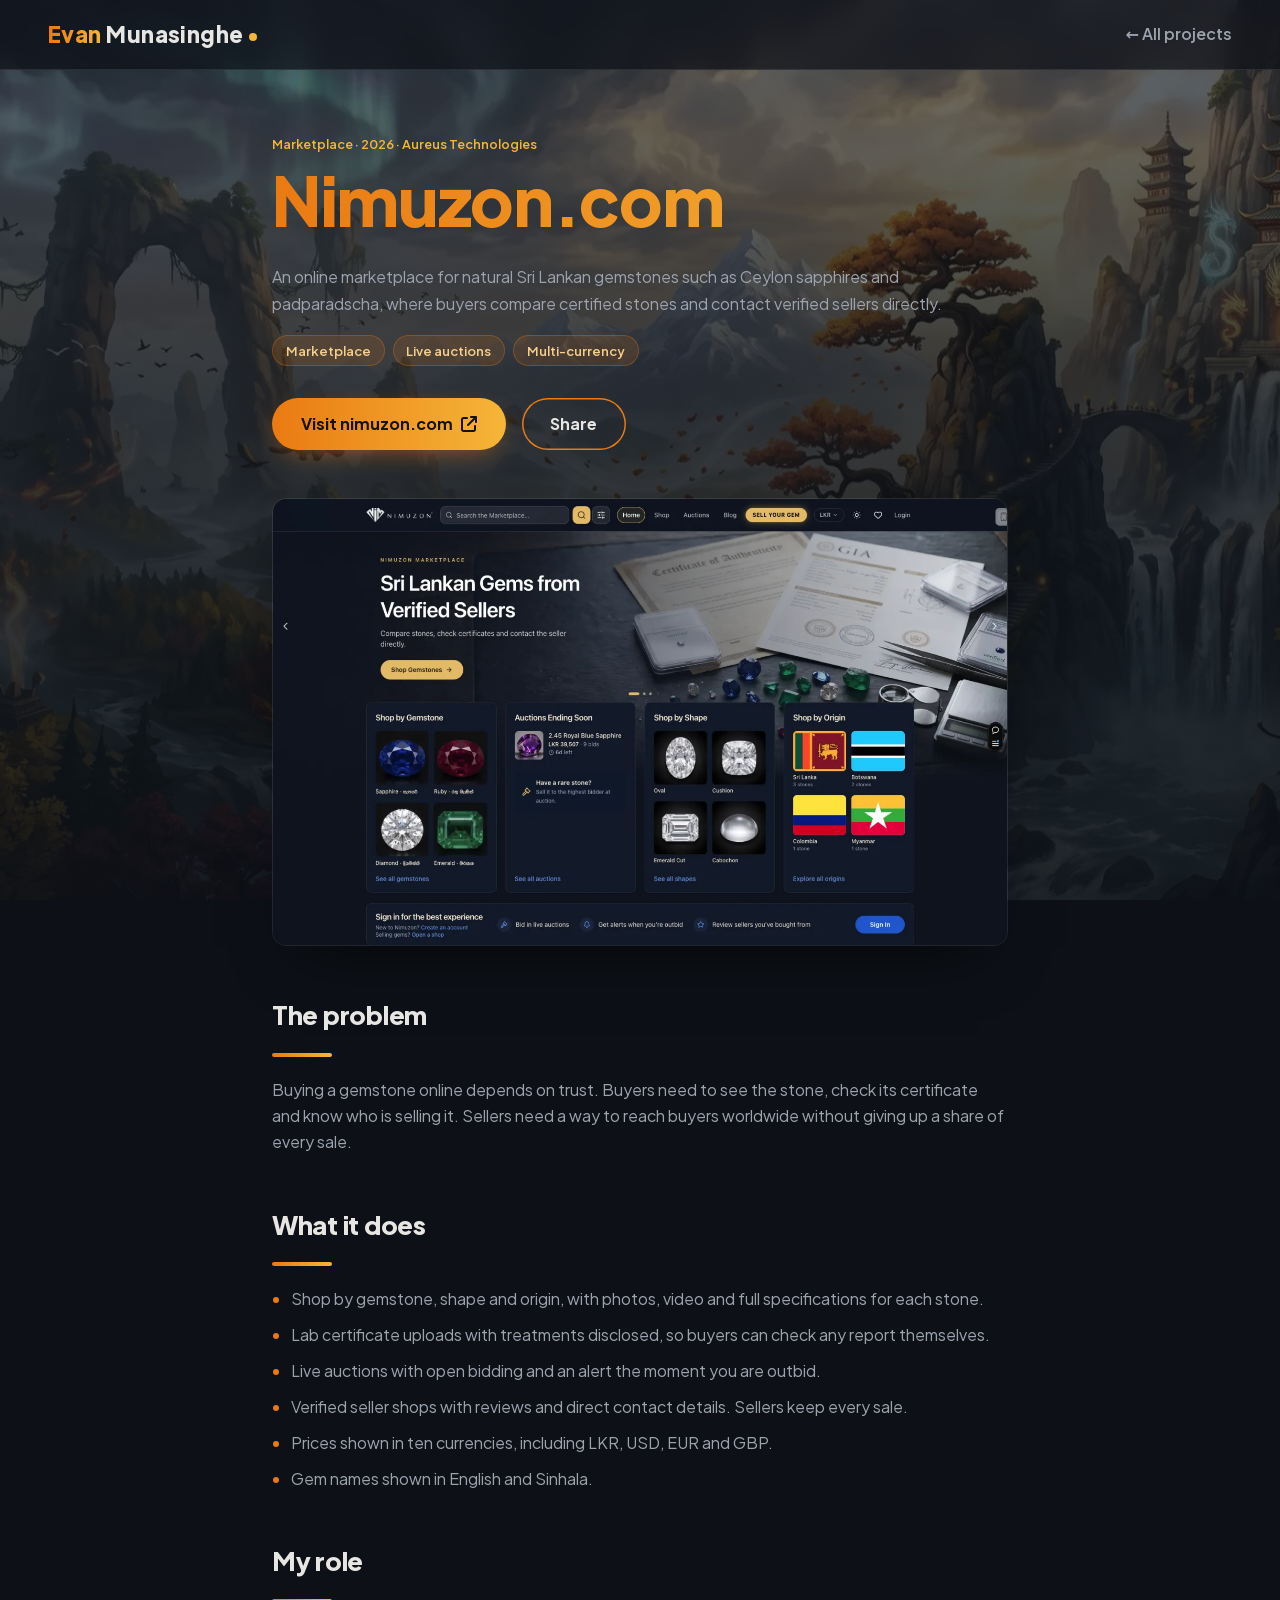
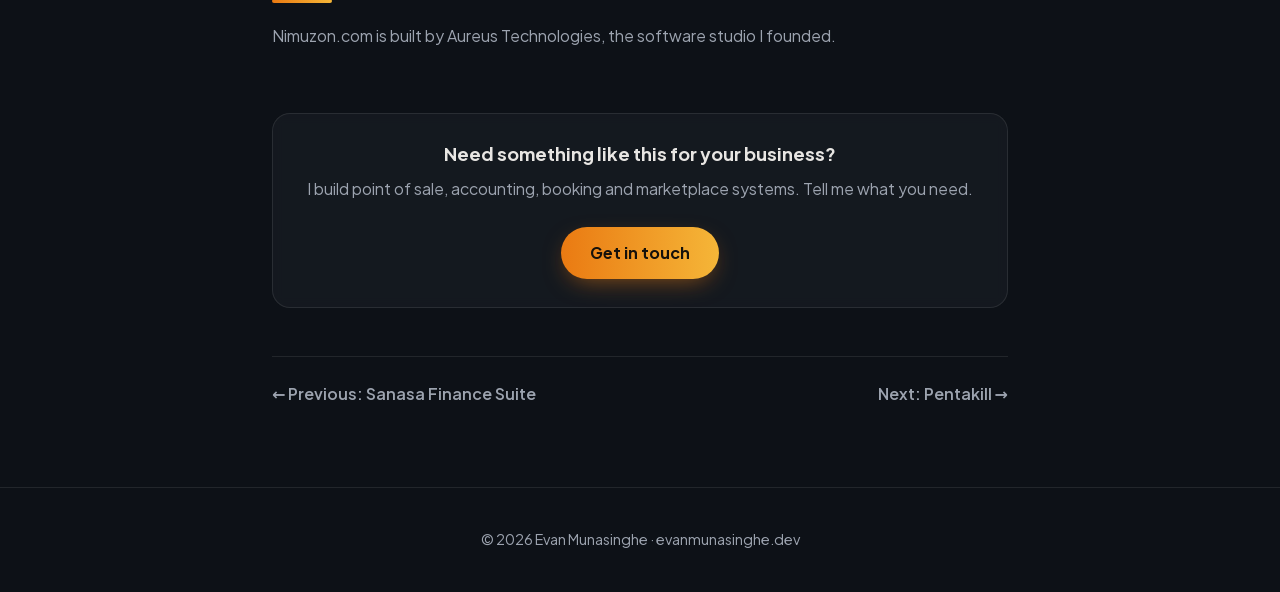
<file: projects/nimuzon.html>
<!DOCTYPE html>
<html lang="en">
<head>
  <meta charset="UTF-8">
  <meta name="viewport" content="width=device-width, initial-scale=1.0">
  <meta name="description" content="Nimuzon.com case study: an online marketplace and live auction site for certified Sri Lankan gemstones, built by Evan Munasinghe&#x27;s studio Aureus Technologies.">
  <meta name="theme-color" content="#0D1117">
  <title>Nimuzon.com case study | Evan Munasinghe</title>
  <link rel="canonical" href="https://evanmunasinghe.dev/projects/nimuzon.html">
  <meta property="og:type" content="article">
  <meta property="og:site_name" content="Evan Munasinghe">
  <meta property="og:url" content="https://evanmunasinghe.dev/projects/nimuzon.html">
  <meta property="og:title" content="Nimuzon.com case study | Evan Munasinghe">
  <meta property="og:description" content="Nimuzon.com case study: an online marketplace and live auction site for certified Sri Lankan gemstones, built by Evan Munasinghe&#x27;s studio Aureus Technologies.">
  <meta property="og:image" content="https://evanmunasinghe.dev/assets/case/nimuzon.jpg">
  <meta name="twitter:card" content="summary_large_image">
  <link rel="icon" type="image/png" sizes="32x32" href="/assets/favicon-32.png">
  <link rel="apple-touch-icon" href="/assets/apple-touch-icon.png?v=2">
  <link rel="preload" href="/assets/fonts/plus-jakarta-sans.woff2" as="font" type="font/woff2" crossorigin>
  <link rel="stylesheet" href="/styles.css">
  <script type="application/ld+json">{"@context": "https://schema.org", "@graph": [{"@type": "SoftwareApplication", "name": "Nimuzon.com", "description": "An online marketplace and live auction site for certified Sri Lankan gemstones, built by Evan Munasinghe's studio Aureus Technologies.", "url": "https://evanmunasinghe.dev/projects/nimuzon.html", "image": "https://evanmunasinghe.dev/assets/case/nimuzon.jpg", "applicationCategory": "BusinessApplication", "author": {"@id": "https://evanmunasinghe.dev/#person"}}, {"@type": "BreadcrumbList", "itemListElement": [{"@type": "ListItem", "position": 1, "name": "Home", "item": "https://evanmunasinghe.dev/"}, {"@type": "ListItem", "position": 2, "name": "Projects", "item": "https://evanmunasinghe.dev/#projects"}, {"@type": "ListItem", "position": 3, "name": "Nimuzon.com", "item": "https://evanmunasinghe.dev/projects/nimuzon.html"}]}]}</script>
  <script src="/case.js" defer></script>
</head>
<body>
  <header class="nav">
    <a class="logo" href="/"><span class="grad">Evan</span>&nbsp;Munasinghe<i></i></a>
    <a class="back" href="/#projects">&larr; All projects</a>
  </header>

  <main class="case">
    <p class="tag">Marketplace · 2026 · Aureus Technologies</p>
    <h1 class="grad">Nimuzon.com</h1>
    <p class="lead">An online marketplace for natural Sri Lankan gemstones such as Ceylon sapphires and padparadscha, where buyers compare certified stones and contact verified sellers directly.</p>
    <ul class="chips"><li>Marketplace</li><li>Live auctions</li><li>Multi-currency</li></ul>
    <p class="hero-btns"><a class="btn" href="https://nimuzon.com" target="_blank" rel="noopener noreferrer">Visit nimuzon.com <svg class="fa" aria-hidden="true"><use href="/assets/icons.svg#arrow-up-right-from-square"/></svg></a><button type="button" class="btn btn-ghost share-btn">Share</button></p>

    <a href="/assets/case/nimuzon.webp" target="_blank"><img class="shot" src="/assets/case/nimuzon.webp" alt="Screenshot of the Nimuzon.com website" width="1400" height="851"></a>

    <h2>The problem</h2>
    <p>Buying a gemstone online depends on trust. Buyers need to see the stone, check its certificate and know who is selling it. Sellers need a way to reach buyers worldwide without giving up a share of every sale.</p>

    <h2>What it does</h2>
    <ul class="features">
      <li>Shop by gemstone, shape and origin, with photos, video and full specifications for each stone.</li>
      <li>Lab certificate uploads with treatments disclosed, so buyers can check any report themselves.</li>
      <li>Live auctions with open bidding and an alert the moment you are outbid.</li>
      <li>Verified seller shops with reviews and direct contact details. Sellers keep every sale.</li>
      <li>Prices shown in ten currencies, including LKR, USD, EUR and GBP.</li>
      <li>Gem names shown in English and Sinhala.</li>
    </ul>

    <h2>My role</h2>
    <p>Nimuzon.com is built by Aureus Technologies, the software studio I founded.</p>

    <div class="card cta">
      <h3>Need something like this for your business?</h3>
      <p>I build point of sale, accounting, booking and marketplace systems. Tell me what you need.</p>
      <p class="hero-btns"><a class="btn" href="/#contact">Get in touch</a></p>
    </div>
    <nav class="case-nav" aria-label="More case studies">
      <a href="/projects/sanasa-finance.html">&larr; Previous: Sanasa Finance Suite</a>
      <a class="next" href="/projects/pentakill.html">Next: Pentakill &rarr;</a>
    </nav>
  </main>

  <footer>
    <p>© 2026 Evan Munasinghe · <a href="/">evanmunasinghe.dev</a></p>
  </footer>
</body>
</html>
</file>
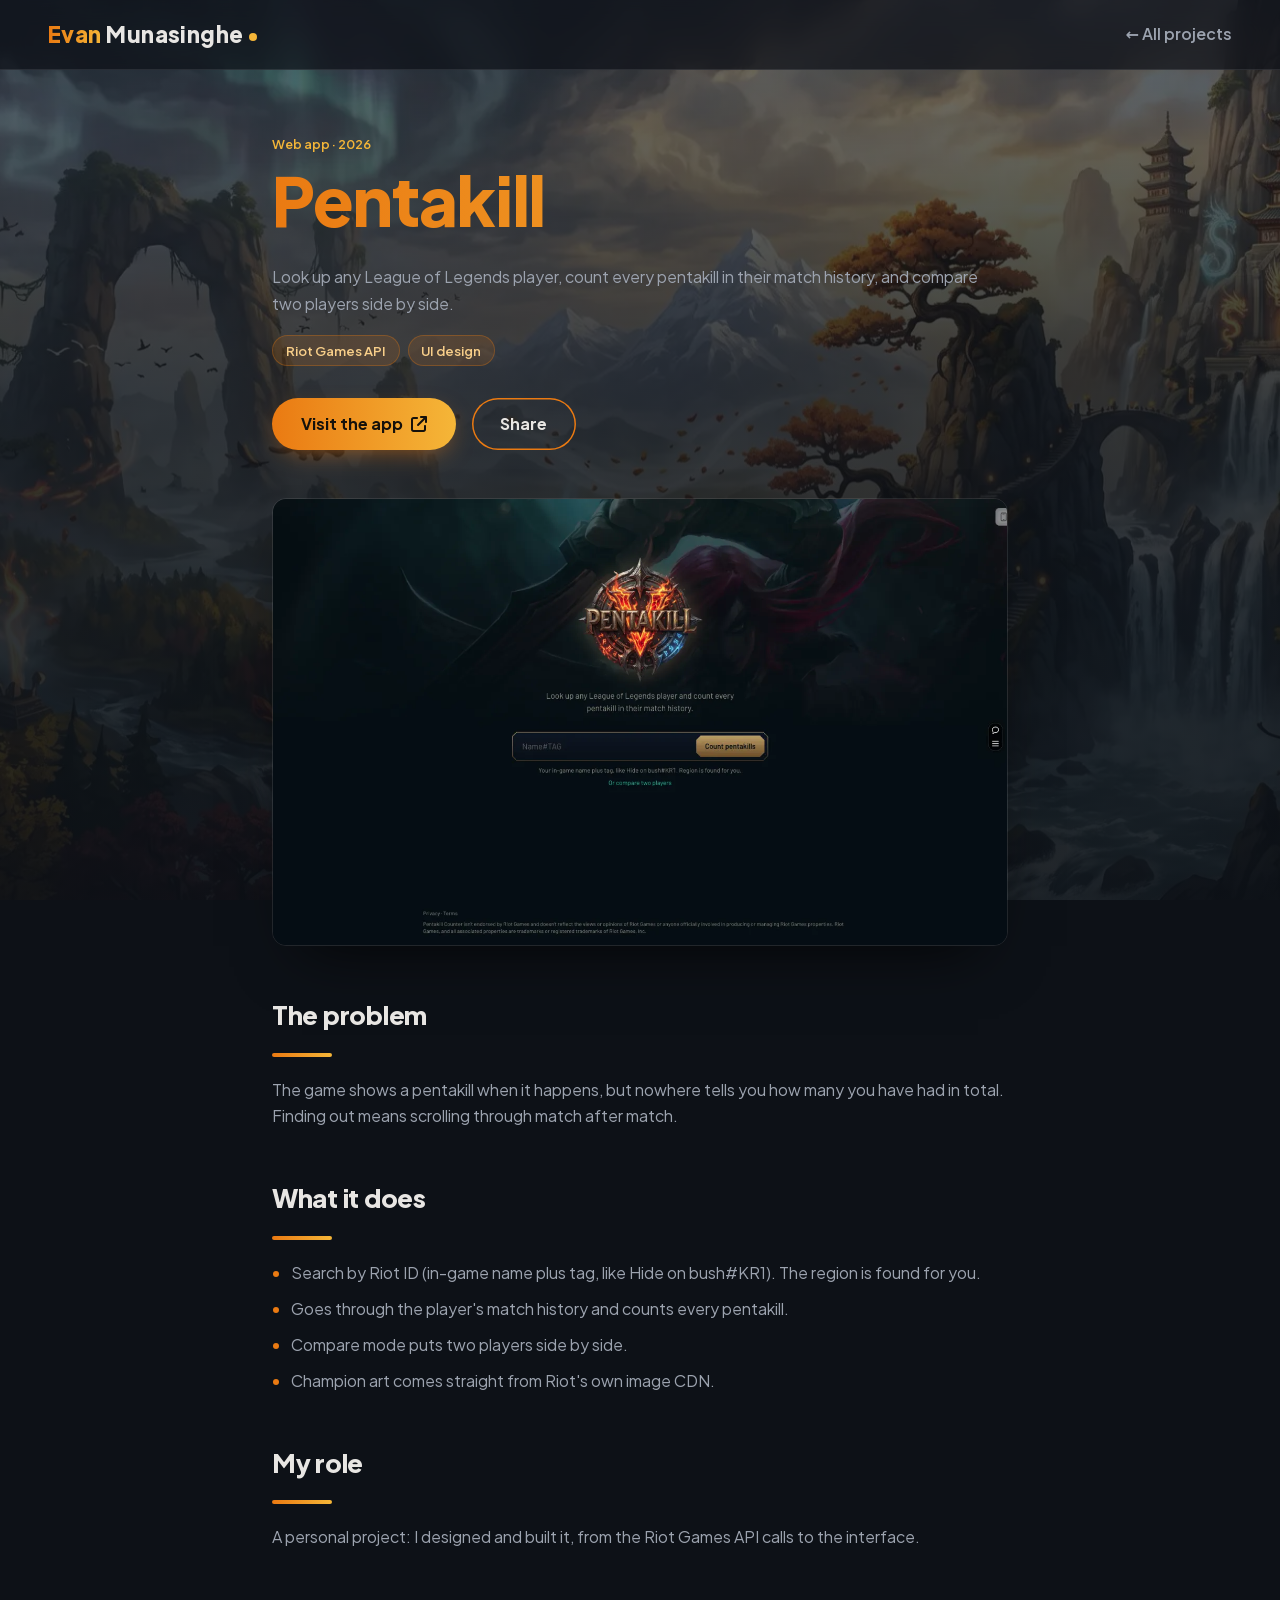
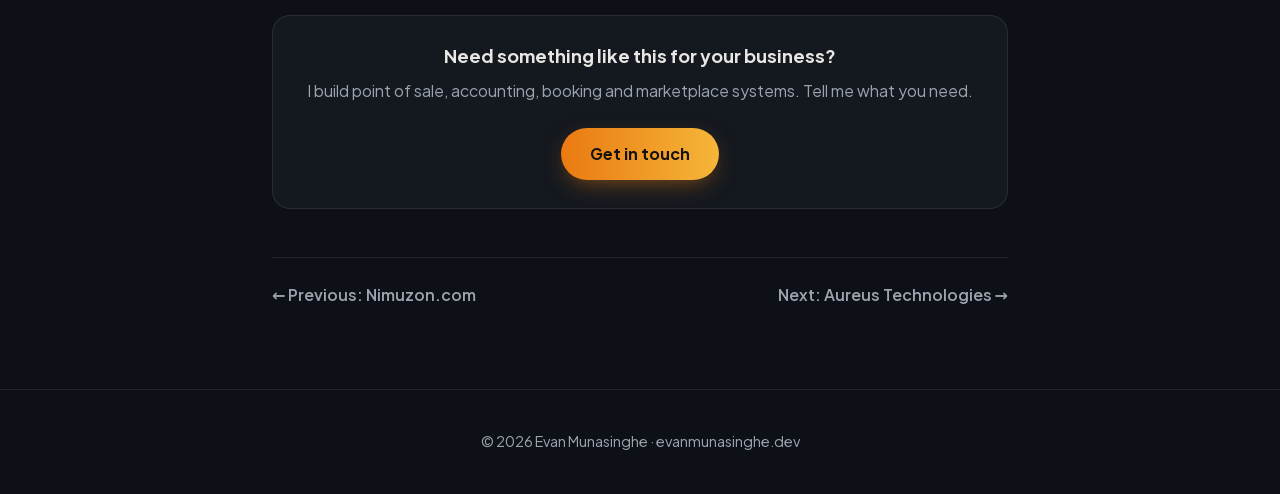
<file: projects/pentakill.html>
<!DOCTYPE html>
<html lang="en">
<head>
  <meta charset="UTF-8">
  <meta name="viewport" content="width=device-width, initial-scale=1.0">
  <meta name="description" content="Pentakill case study: a web app that looks up any League of Legends player, counts every pentakill in their match history and compares two players. Built by Evan Munasinghe.">
  <meta name="theme-color" content="#0D1117">
  <title>Pentakill case study | Evan Munasinghe</title>
  <link rel="canonical" href="https://evanmunasinghe.dev/projects/pentakill.html">
  <meta property="og:type" content="article">
  <meta property="og:site_name" content="Evan Munasinghe">
  <meta property="og:url" content="https://evanmunasinghe.dev/projects/pentakill.html">
  <meta property="og:title" content="Pentakill case study | Evan Munasinghe">
  <meta property="og:description" content="Pentakill case study: a web app that looks up any League of Legends player, counts every pentakill in their match history and compares two players. Built by Evan Munasinghe.">
  <meta property="og:image" content="https://evanmunasinghe.dev/assets/case/pentakill.jpg">
  <meta name="twitter:card" content="summary_large_image">
  <link rel="icon" type="image/png" sizes="32x32" href="/assets/favicon-32.png">
  <link rel="apple-touch-icon" href="/assets/apple-touch-icon.png?v=2">
  <link rel="preload" href="/assets/fonts/plus-jakarta-sans.woff2" as="font" type="font/woff2" crossorigin>
  <link rel="stylesheet" href="/styles.css">
  <script type="application/ld+json">{"@context": "https://schema.org", "@graph": [{"@type": "SoftwareApplication", "name": "Pentakill", "description": "A web app that looks up any League of Legends player, counts every pentakill in their match history and compares two players. Built by Evan Munasinghe.", "url": "https://evanmunasinghe.dev/projects/pentakill.html", "image": "https://evanmunasinghe.dev/assets/case/pentakill.jpg", "applicationCategory": "GameApplication", "author": {"@id": "https://evanmunasinghe.dev/#person"}}, {"@type": "BreadcrumbList", "itemListElement": [{"@type": "ListItem", "position": 1, "name": "Home", "item": "https://evanmunasinghe.dev/"}, {"@type": "ListItem", "position": 2, "name": "Projects", "item": "https://evanmunasinghe.dev/#projects"}, {"@type": "ListItem", "position": 3, "name": "Pentakill", "item": "https://evanmunasinghe.dev/projects/pentakill.html"}]}]}</script>
  <script src="/case.js" defer></script>
</head>
<body>
  <header class="nav">
    <a class="logo" href="/"><span class="grad">Evan</span>&nbsp;Munasinghe<i></i></a>
    <a class="back" href="/#projects">&larr; All projects</a>
  </header>

  <main class="case">
    <p class="tag">Web app · 2026</p>
    <h1 class="grad">Pentakill</h1>
    <p class="lead">Look up any League of Legends player, count every pentakill in their match history, and compare two players side by side.</p>
    <ul class="chips"><li>Riot Games API</li><li>UI design</li></ul>
    <p class="hero-btns"><a class="btn" href="https://pentakill-blush.vercel.app" target="_blank" rel="noopener noreferrer">Visit the app <svg class="fa" aria-hidden="true"><use href="/assets/icons.svg#arrow-up-right-from-square"/></svg></a><button type="button" class="btn btn-ghost share-btn">Share</button></p>

    <a href="/assets/case/pentakill.webp" target="_blank"><img class="shot" src="/assets/case/pentakill.webp" alt="Screenshot of the Pentakill app" width="1400" height="851"></a>

    <h2>The problem</h2>
    <p>The game shows a pentakill when it happens, but nowhere tells you how many you have had in total. Finding out means scrolling through match after match.</p>

    <h2>What it does</h2>
    <ul class="features">
      <li>Search by Riot ID (in-game name plus tag, like Hide on bush#KR1). The region is found for you.</li>
      <li>Goes through the player's match history and counts every pentakill.</li>
      <li>Compare mode puts two players side by side.</li>
      <li>Champion art comes straight from Riot's own image CDN.</li>
    </ul>

    <h2>My role</h2>
    <p>A personal project: I designed and built it, from the Riot Games API calls to the interface.</p>

    <div class="card cta">
      <h3>Need something like this for your business?</h3>
      <p>I build point of sale, accounting, booking and marketplace systems. Tell me what you need.</p>
      <p class="hero-btns"><a class="btn" href="/#contact">Get in touch</a></p>
    </div>
    <nav class="case-nav" aria-label="More case studies">
      <a href="/projects/nimuzon.html">&larr; Previous: Nimuzon.com</a>
      <a class="next" href="/projects/aureus.html">Next: Aureus Technologies &rarr;</a>
    </nav>
  </main>

  <footer>
    <p>© 2026 Evan Munasinghe · <a href="/">evanmunasinghe.dev</a></p>
  </footer>
</body>
</html>
</file>
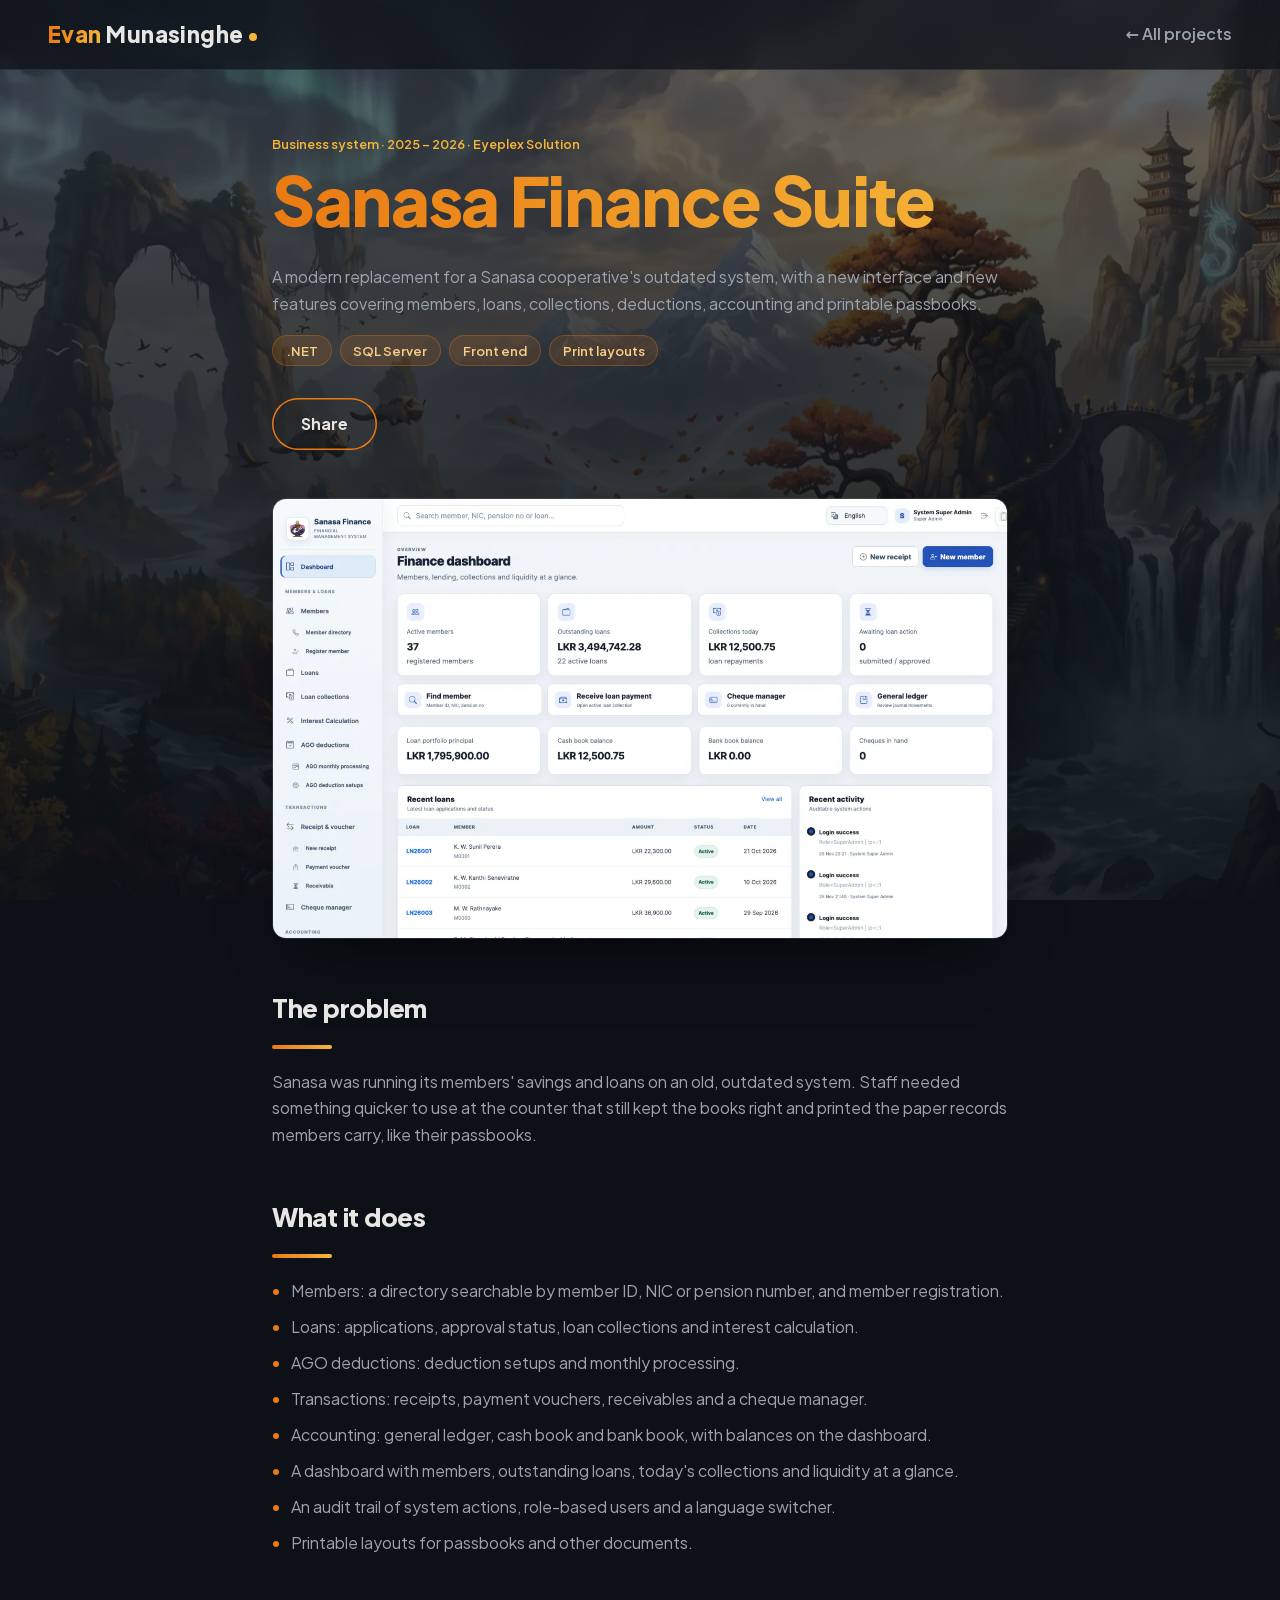
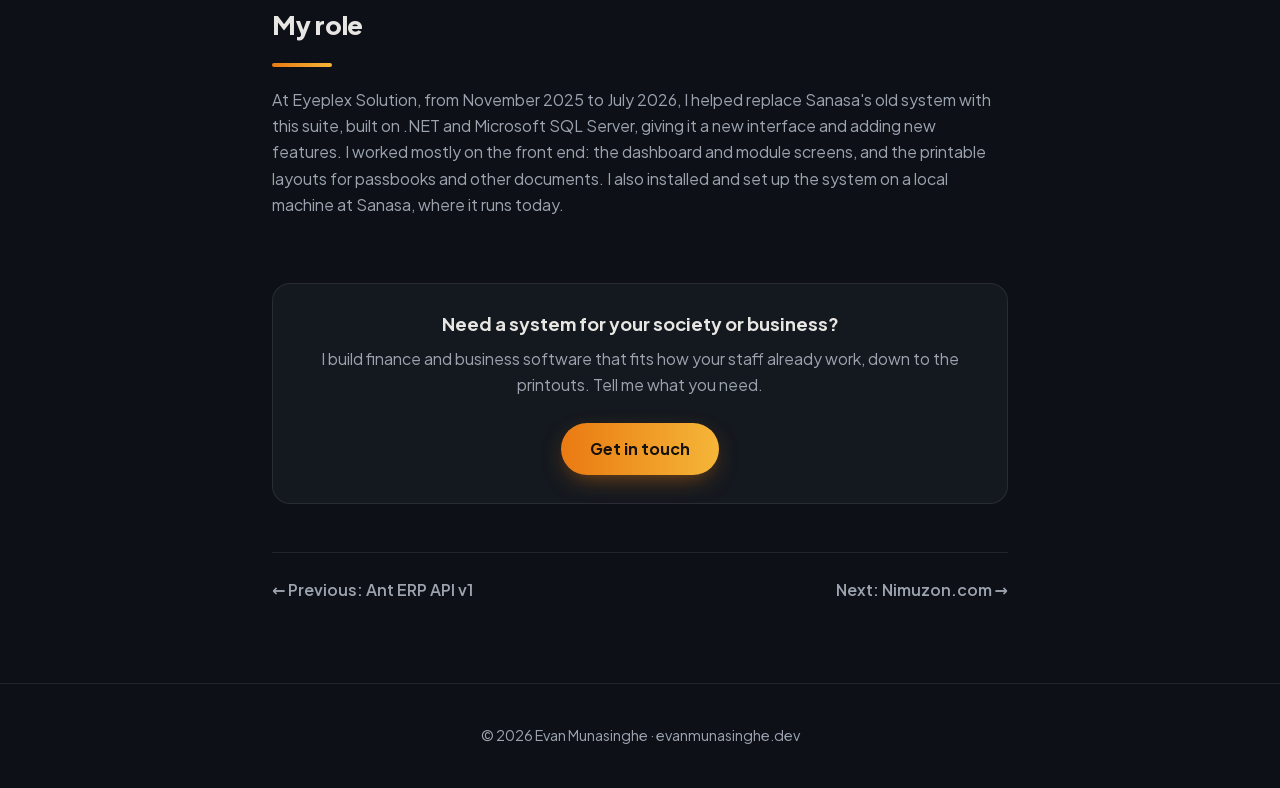
<file: projects/sanasa-finance.html>
<!DOCTYPE html>
<html lang="en">
<head>
  <meta charset="UTF-8">
  <meta name="viewport" content="width=device-width, initial-scale=1.0">
  <meta name="description" content="Sanasa Finance Suite case study: a financial management system for a Sanasa cooperative, covering members, loans, collections, AGO deductions, receipts, cheques and the general ledger, with printable passbooks. Built with .NET and SQL Server at Eyeplex Solution.">
  <meta name="theme-color" content="#0D1117">
  <title>Sanasa Finance Suite case study | Evan Munasinghe</title>
  <link rel="canonical" href="https://evanmunasinghe.dev/projects/sanasa-finance.html">
  <meta property="og:type" content="article">
  <meta property="og:site_name" content="Evan Munasinghe">
  <meta property="og:url" content="https://evanmunasinghe.dev/projects/sanasa-finance.html">
  <meta property="og:title" content="Sanasa Finance Suite case study | Evan Munasinghe">
  <meta property="og:description" content="Sanasa Finance Suite case study: a financial management system for a Sanasa cooperative, covering members, loans, collections, AGO deductions, receipts, cheques and the general ledger, with printable passbooks. Built with .NET and SQL Server at Eyeplex Solution.">
  <meta property="og:image" content="https://evanmunasinghe.dev/assets/case/sanasa-finance.jpg">
  <meta name="twitter:card" content="summary_large_image">
  <link rel="icon" type="image/png" sizes="32x32" href="/assets/favicon-32.png">
  <link rel="apple-touch-icon" href="/assets/apple-touch-icon.png?v=2">
  <link rel="preload" href="/assets/fonts/plus-jakarta-sans.woff2" as="font" type="font/woff2" crossorigin>
  <link rel="stylesheet" href="/styles.css">
  <script type="application/ld+json">{"@context": "https://schema.org", "@graph": [{"@type": "SoftwareApplication", "name": "Sanasa Finance Suite", "description": "A financial management system for a Sanasa cooperative: members, loans, collections, AGO deductions, receipts, cheques, the general ledger and printable passbooks.", "url": "https://evanmunasinghe.dev/projects/sanasa-finance.html", "image": "https://evanmunasinghe.dev/assets/case/sanasa-finance.jpg", "applicationCategory": "BusinessApplication", "author": {"@id": "https://evanmunasinghe.dev/#person"}}, {"@type": "BreadcrumbList", "itemListElement": [{"@type": "ListItem", "position": 1, "name": "Home", "item": "https://evanmunasinghe.dev/"}, {"@type": "ListItem", "position": 2, "name": "Projects", "item": "https://evanmunasinghe.dev/#projects"}, {"@type": "ListItem", "position": 3, "name": "Sanasa Finance Suite", "item": "https://evanmunasinghe.dev/projects/sanasa-finance.html"}]}]}</script>
  <script src="/case.js" defer></script>
</head>
<body>
  <header class="nav">
    <a class="logo" href="/"><span class="grad">Evan</span>&nbsp;Munasinghe<i></i></a>
    <a class="back" href="/#projects">&larr; All projects</a>
  </header>

  <main class="case">
    <p class="tag">Business system · 2025 – 2026 · Eyeplex Solution</p>
    <h1 class="grad">Sanasa Finance Suite</h1>
    <p class="lead">A modern replacement for a Sanasa cooperative's outdated system, with a new interface and new features covering members, loans, collections, deductions, accounting and printable passbooks.</p>
    <ul class="chips"><li>.NET</li><li>SQL Server</li><li>Front end</li><li>Print layouts</li></ul>
    <p class="hero-btns"><button type="button" class="btn btn-ghost share-btn">Share</button></p>

    <a href="/assets/case/sanasa-finance.webp" target="_blank"><img class="shot" src="/assets/case/sanasa-finance.webp" alt="The Sanasa Finance dashboard showing active members, outstanding loans, collections, cash and bank balances, recent loans and an activity log" width="1400" height="836"></a>

    <h2>The problem</h2>
    <p>Sanasa was running its members' savings and loans on an old, outdated system. Staff needed something quicker to use at the counter that still kept the books right and printed the paper records members carry, like their passbooks.</p>

    <h2>What it does</h2>
    <ul class="features">
      <li>Members: a directory searchable by member ID, NIC or pension number, and member registration.</li>
      <li>Loans: applications, approval status, loan collections and interest calculation.</li>
      <li>AGO deductions: deduction setups and monthly processing.</li>
      <li>Transactions: receipts, payment vouchers, receivables and a cheque manager.</li>
      <li>Accounting: general ledger, cash book and bank book, with balances on the dashboard.</li>
      <li>A dashboard with members, outstanding loans, today's collections and liquidity at a glance.</li>
      <li>An audit trail of system actions, role-based users and a language switcher.</li>
      <li>Printable layouts for passbooks and other documents.</li>
    </ul>

    <h2>My role</h2>
    <p>At Eyeplex Solution, from November 2025 to July 2026, I helped replace Sanasa's old system with this suite, built on .NET and Microsoft SQL Server, giving it a new interface and adding new features. I worked mostly on the front end: the dashboard and module screens, and the printable layouts for passbooks and other documents. I also installed and set up the system on a local machine at Sanasa, where it runs today.</p>

    <div class="card cta">
      <h3>Need a system for your society or business?</h3>
      <p>I build finance and business software that fits how your staff already work, down to the printouts. Tell me what you need.</p>
      <p class="hero-btns"><a class="btn" href="/#contact">Get in touch</a></p>
    </div>
    <nav class="case-nav" aria-label="More case studies">
      <a href="/projects/ant-erp-api.html">&larr; Previous: Ant ERP API v1</a>
      <a class="next" href="/projects/nimuzon.html">Next: Nimuzon.com &rarr;</a>
    </nav>
  </main>

  <footer>
    <p>© 2026 Evan Munasinghe · <a href="/">evanmunasinghe.dev</a></p>
  </footer>
</body>
</html>
</file>
<file: styles.css>
@font-face {
  font-family: "Plus Jakarta Sans";
  font-style: normal;
  font-weight: 400 800;
  font-display: swap;
  src: url("assets/fonts/plus-jakarta-sans.woff2") format("woff2");
}

:root {
  --bg: #0D1117;
  --bg-2: #12171E;
  --card: rgba(22, 27, 34, .82);
  --line: rgba(255, 255, 255, .09);
  --text: #E8E6E3;
  --soft: #9CA3AF;
  --purple: #EA7A12;
  --cyan: #F5B638;
  --grad: linear-gradient(90deg, var(--purple), var(--cyan));
}

* { box-sizing: border-box; margin: 0; padding: 0; }
html { scroll-behavior: smooth; scroll-padding-top: 80px; }

html { background: var(--bg); }

body {
  color: var(--text);
  font: 400 1rem/1.65 "Plus Jakarta Sans", system-ui, sans-serif;
  -webkit-font-smoothing: antialiased;
}

a { color: inherit; text-decoration: none; }
button, input, select, textarea { font: inherit; color: inherit; }
img { display: block; max-width: 100%; height: auto; }
.fa { width: 1em; height: 1em; fill: currentColor; display: inline-block; vertical-align: -.125em; flex: none; }
:focus-visible { outline: 2px solid var(--cyan); outline-offset: 3px; }
.skip-link { position: absolute; left: -999px; }
.skip-link:focus { left: 1rem; top: 1rem; z-index: 99; background: var(--bg); padding: .5rem 1rem; }

.grad {
  background: var(--grad);
  -webkit-background-clip: text;
  background-clip: text;
  color: transparent;
}

/* nav */
.nav {
  position: sticky;
  top: 0;
  z-index: 50;
  display: flex;
  align-items: center;
  justify-content: space-between;
  padding: 1rem clamp(1.25rem, 4vw, 3rem);
  background: rgba(13, 17, 23, .85);
  backdrop-filter: blur(12px);
  border-bottom: 1px solid var(--line);
}
.logo { font-size: 1.4rem; font-weight: 800; letter-spacing: .02em; display: flex; align-items: center; }
.logo i { width: 8px; height: 8px; border-radius: 50%; background: var(--cyan); margin: .35rem 0 0 .3rem; }
.nav nav { display: flex; gap: 2rem; }
.nav nav a { position: relative; font-weight: 500; color: var(--soft); transition: color .2s; }
.nav nav a:hover, .nav nav a.active { color: var(--text); }
.nav nav a::after {
  content: ""; position: absolute; left: 0; right: 0; bottom: -6px; height: 2px;
  background: var(--grad); border-radius: 2px; transform: scaleX(0); transition: transform .25s;
}
.nav nav a.active::after { transform: scaleX(1); }
.menu-btn { display: none; background: none; border: 0; font-size: 1.3rem; cursor: pointer; }

/* hero */
.hero {
  position: relative;
  isolation: isolate;
  display: grid;
  grid-template-columns: 1.3fr 1fr;
  align-items: center;
  gap: 3rem;
  min-height: calc(100vh - 70px);
  max-width: 72rem;
  margin: 0 auto;
  padding: 4rem clamp(1.25rem, 4vw, 3rem);
}
.hero::before {
  content: ""; position: absolute; inset: 0 calc(50% - 50vw); z-index: -1;
  background: radial-gradient(60rem 30rem at 70% 30%, rgba(234, 122, 18, .18), transparent 70%);
}
.hi { font-size: 1.6rem; font-weight: 700; color: var(--soft); }
h1 { font-size: clamp(2.6rem, 6vw, 4.2rem); font-weight: 800; line-height: 1.1; letter-spacing: -.02em; padding-bottom: .2rem; }
.typed { margin-top: 1rem; font-size: 1.35rem; font-weight: 700; display: grid; }
.typed > * { grid-area: 1 / 1; }
.typed .ghost { visibility: hidden; padding-right: 5px; } /* reserves the height of the longest role so the page never jumps */
#typed { color: var(--cyan); }
.caret { display: inline-block; width: 2px; height: 1.2em; margin-left: 3px; vertical-align: -3px; background: var(--cyan); animation: blink 1s steps(1) infinite; }
@keyframes blink { 50% { opacity: 0; } }
.lead { margin-top: 1.5rem; color: var(--soft); max-width: 36rem; }
.hero-btns { display: flex; flex-wrap: wrap; gap: 1rem; margin-top: 2rem; }

.btn {
  display: inline-flex; align-items: center; justify-content: center; gap: .5rem;
  padding: .8rem 1.8rem;
  border: 0;
  border-radius: 999px;
  background: var(--grad);
  color: #15110B;
  font-weight: 700;
  cursor: pointer;
  box-shadow: 0 8px 24px -8px rgba(234, 122, 18, .6);
  transition: transform .2s, box-shadow .2s;
}
.btn:hover { transform: translateY(-2px); box-shadow: 0 12px 28px -8px rgba(234, 122, 18, .8); }
.btn-ghost { background: transparent; color: var(--text); box-shadow: inset 0 0 0 1.5px var(--purple); }
.btn-ghost:hover { background: rgba(234, 122, 18, .12); box-shadow: inset 0 0 0 1.5px var(--purple); }

.hero-photo { display: flex; flex-direction: column; align-items: center; gap: 2rem; }
.hero-photo img {
  width: min(320px, 70vw);
  aspect-ratio: 1;
  object-fit: cover;
  object-position: 50% 25%;
  border-radius: 50%;
  border: 4px solid var(--purple);
  box-shadow: 0 0 0 8px rgba(234, 122, 18, .15), 0 0 60px rgba(234, 122, 18, .5);
}
.socials { display: flex; gap: .9rem; }
.socials a {
  display: grid; place-items: center;
  width: 46px; height: 46px;
  border-radius: 50%;
  border: 1.5px solid rgba(234, 122, 18, .6);
  color: var(--text);
  transition: background .2s, transform .2s;
}
.socials a:hover { background: var(--purple); color: #15110B; transform: translateY(-3px); }

/* sections */
.section { max-width: 72rem; margin: 0 auto; padding: 6rem clamp(1.25rem, 4vw, 3rem); }
.section:nth-of-type(even) { position: relative; }
h2 { text-align: center; font-size: clamp(2rem, 4vw, 2.8rem); font-weight: 800; letter-spacing: -.01em; }
h2::after { content: ""; display: block; width: 110px; height: 4px; margin: 1rem auto 0; border-radius: 4px; background: var(--grad); }
.sub { text-align: center; color: var(--soft); margin-top: 1.25rem; }

.cards { display: grid; gap: 1.5rem; margin-top: 3rem; }
.three { grid-template-columns: repeat(3, 1fr); }
.skills { grid-template-columns: repeat(auto-fit, minmax(17rem, 1fr)); }
.projects { grid-template-columns: repeat(auto-fill, minmax(19rem, 1fr)); margin-top: 2rem; }

.card {
  background: var(--card);
  border: 1px solid var(--line);
  border-radius: 18px;
  padding: 1.75rem;
  transition: border-color .25s, transform .25s;
}
.card:hover { border-color: rgba(234, 122, 18, .55); transform: translateY(-4px); }
h3 { font-size: 1.15rem; font-weight: 700; line-height: 1.35; }
.card p { color: var(--soft); margin-top: .6rem; }
.card h3 .fa { color: var(--cyan); margin-right: .4rem; }
.icon {
  display: grid; place-items: center;
  width: 52px; height: 52px; margin-bottom: 1.25rem;
  border-radius: 14px;
  background: var(--grad);
  color: #15110B;
  font-size: 1.3rem;
}

.fa.icon { padding: 15px; }

.chips { list-style: none; display: flex; flex-wrap: wrap; gap: .5rem; margin-top: 1.1rem; }
.chips li {
  padding: .25rem .8rem;
  border-radius: 999px;
  background: rgba(234, 122, 18, .14);
  border: 1px solid rgba(234, 122, 18, .3);
  color: #F8CF8A;
  font-size: .82rem;
  font-weight: 600;
}

/* experience */
.timeline { list-style: none; display: grid; gap: 1.25rem; margin: 3rem auto 0; max-width: 52rem; }
.timeline .card { display: flex; gap: 1.25rem; align-items: flex-start; }
.timeline img, .logo-icon {
  flex: none; width: 48px; height: 48px; border-radius: 12px; object-fit: cover; background: #fff;
}
.logo-icon { display: grid; place-items: center; background: var(--grad); color: #15110B; font-size: 1.2rem; }
.when { color: var(--cyan) !important; font-size: .85rem; font-weight: 600; margin: 0 0 .2rem !important; }

/* projects */
.filters { display: flex; flex-wrap: wrap; justify-content: center; gap: .75rem; margin-top: 2.5rem; }
.filters button {
  display: inline-flex; align-items: center; gap: .5rem;
  padding: .55rem 1.2rem;
  border-radius: 999px;
  border: 1px solid var(--line);
  background: transparent;
  color: var(--soft);
  font-weight: 600;
  cursor: pointer;
  transition: background .2s, color .2s;
}
.filters button:hover { color: var(--text); border-color: rgba(234, 122, 18, .5); }
.filters button.active { background: var(--purple); border-color: var(--purple); color: #15110B; }
.project { display: flex; flex-direction: column; }
.project .chips { margin-top: auto; padding-top: 1.1rem; }
.project[hidden] { display: none; }
.tag { color: var(--cyan) !important; font-size: .8rem; font-weight: 600; margin: 0 0 .5rem !important; }

/* contact */
.contact-form {
  display: grid; grid-template-columns: 1fr 1fr; gap: 1.25rem;
  max-width: 44rem; margin: 3rem auto 0;
}
.contact-form:hover { transform: none; }
.contact-form label { display: grid; gap: .4rem; font-weight: 600; font-size: .9rem; }
.contact-form .full { grid-column: 1 / -1; }
.contact-form input, .contact-form select, .contact-form textarea {
  width: 100%;
  padding: .8rem 1rem;
  border-radius: 12px;
  border: 1px solid var(--line);
  background: var(--bg);
  font-weight: 400;
  resize: vertical;
}
.contact-form input:focus, .contact-form select:focus, .contact-form textarea:focus { outline: none; border-color: var(--purple); }

footer { text-align: center; padding: 2.5rem 1rem; color: var(--soft); border-top: 1px solid var(--line); font-size: .9rem; }

@media (max-width: 900px) {
  .menu-btn { display: block; }
  .nav nav {
    display: none;
    position: absolute; top: 100%; left: 0; right: 0;
    flex-direction: column; gap: 0;
    background: var(--bg-2); border-bottom: 1px solid var(--line);
  }
  .nav nav.open { display: flex; }
  .nav nav a { padding: 1rem clamp(1.25rem, 4vw, 3rem); }
  .nav nav a::after { display: none; }
  .hero { grid-template-columns: 1fr; text-align: center; padding-top: 3rem; min-height: auto; }
  .hero-photo { order: -1; }
  .lead { margin-inline: auto; }
  .hero-btns { justify-content: center; }
  .three { grid-template-columns: 1fr; }
  .contact-form { grid-template-columns: 1fr; }
}

@media (prefers-reduced-motion: reduce) {
  * { transition: none !important; animation: none !important; }
}

/* project screenshots + links */
.thumb {
  display: block;
  margin: -1.75rem -1.75rem 1.25rem;
  border-radius: 18px 18px 0 0;
  overflow: hidden;
  border-bottom: 1px solid var(--line);
  aspect-ratio: 16 / 10;
}
.thumb img { width: 100%; height: 100%; object-fit: cover; object-position: top; transition: transform .4s; }
.project:hover .thumb img { transform: scale(1.04); }
.links { display: flex; gap: 1.25rem; margin-top: 1rem !important; }
.links a { color: var(--cyan); font-weight: 600; font-size: .9rem; }
.links a:hover { text-decoration: underline; }
.links .fa { font-size: .75rem; margin-left: .2rem; }

/* tech logos in skill chips */
.chips.tech { gap: .6rem; }
.chips.tech li {
  display: inline-flex; align-items: center; gap: .5rem;
  padding: .45rem .85rem;
  border-radius: 10px;
  background: rgba(255, 255, 255, .04);
  border-color: var(--line);
  color: var(--text);
  font-size: .85rem;
}
.chips.tech img { width: 18px; height: 18px; }
.chips.tech .fa { width: 18px; text-align: center; color: var(--cyan); font-size: .9rem; }
.chips.tech li:hover { border-color: rgba(234, 122, 18, .5); }
/* skill chips that link to projects: the button fills the chip */
.chips.tech li:has(.chip-link) { padding: 0; }
.chip-link { display: inline-flex; align-items: center; gap: .5rem; padding: .45rem .85rem; background: none; border: 0; cursor: pointer; }
.chip-link:hover, .chip-link:focus-visible { text-decoration: underline; text-underline-offset: 3px; }

/* fixed background image with dark tint for readability */
body::before {
  content: "";
  position: fixed;
  inset: 0;
  z-index: -2;
  background:
    linear-gradient(180deg, rgba(13, 17, 23, .55) 0%, rgba(13, 17, 23, .82) 45%, rgba(13, 17, 23, .9) 100%),
    url("assets/bg.webp") center / cover no-repeat;
}
.card { backdrop-filter: blur(6px); -webkit-backdrop-filter: blur(6px); }
.contact-form input, .contact-form select, .contact-form textarea { background: rgba(13, 17, 23, .75); }
.nav { background: rgba(13, 17, 23, .7); }

/* case study pages */
.back { color: var(--soft); font-weight: 600; }
.back:hover { color: var(--text); }
.case { max-width: 52rem; margin: 0 auto; padding: 4rem clamp(1.25rem, 4vw, 3rem) 5rem; }
.case .lead { max-width: none; }
.case .shot { margin: 3rem 0 1rem; border-radius: 14px; border: 1px solid var(--line); box-shadow: 0 30px 60px -30px rgba(0, 0, 0, .8); }
.case h2 { text-align: left; font-size: 1.6rem; margin-top: 3rem; }
.case h2::after { margin-left: 0; width: 60px; }
.case h2 + p, .features { margin-top: 1.25rem; color: var(--soft); }
.features { display: grid; gap: .6rem; padding-left: 1.2rem; }
.features li::marker { color: var(--purple); }
.cta { margin-top: 4rem; text-align: center; }
.cta .hero-btns { justify-content: center; margin-top: 1.5rem; }

/* status badge, CV link, floating WhatsApp, save contact */
.status { margin-bottom: .75rem; color: var(--cyan); font-size: .95rem; font-weight: 600; }
.text-link { align-self: center; color: var(--cyan); font-weight: 600; font-size: .95rem; }
.text-link:hover { text-decoration: underline; }
.wa-float { position: fixed; right: 1.25rem; bottom: 1.25rem; z-index: 60; display: grid; place-items: center; width: 56px; height: 56px;
  border-radius: 50%; background: #25D366; color: #fff; font-size: 1.7rem; box-shadow: 0 10px 25px -8px rgba(0, 0, 0, .6); transition: transform .2s; }
.wa-float:hover { transform: scale(1.08); }
.save-contact { display: flex; align-items: center; gap: 1.5rem; max-width: 46rem; margin: 1.5rem auto 0; }
.save-contact img { flex: none; border-radius: 10px; background: #fff; padding: 8px; }
.save-contact .hero-btns { margin-top: 1rem; }
@media (max-width: 600px) { .save-contact { flex-direction: column; text-align: center; } .save-contact .hero-btns { justify-content: center; } }

/* small text buttons: Copy email, Show all, Share fallback */
.copy-btn { padding: .1rem .6rem; border: 1px solid var(--line); border-radius: 8px; background: rgba(255, 255, 255, .05); color: var(--cyan); font-size: .85rem; font-weight: 600; cursor: pointer; }
.copy-btn:hover { border-color: rgba(234, 122, 18, .5); }
.contact-form small { font-weight: 400; color: var(--soft); }

/* previous / next case study */
.case-nav { display: flex; justify-content: space-between; gap: 1rem; margin-top: 3rem; padding-top: 1.5rem; border-top: 1px solid var(--line); }
.case-nav a { color: var(--soft); font-weight: 600; }
.case-nav a:hover { color: var(--text); }
.case-nav .next { margin-left: auto; text-align: right; }
@media (max-width: 600px) { .case-nav { flex-direction: column; } .case-nav .next { margin-left: 0; text-align: left; } }
.contact-form select { color-scheme: dark; }
.music-btn { padding: .5rem 1.2rem; font-size: .9rem; }
</file>
